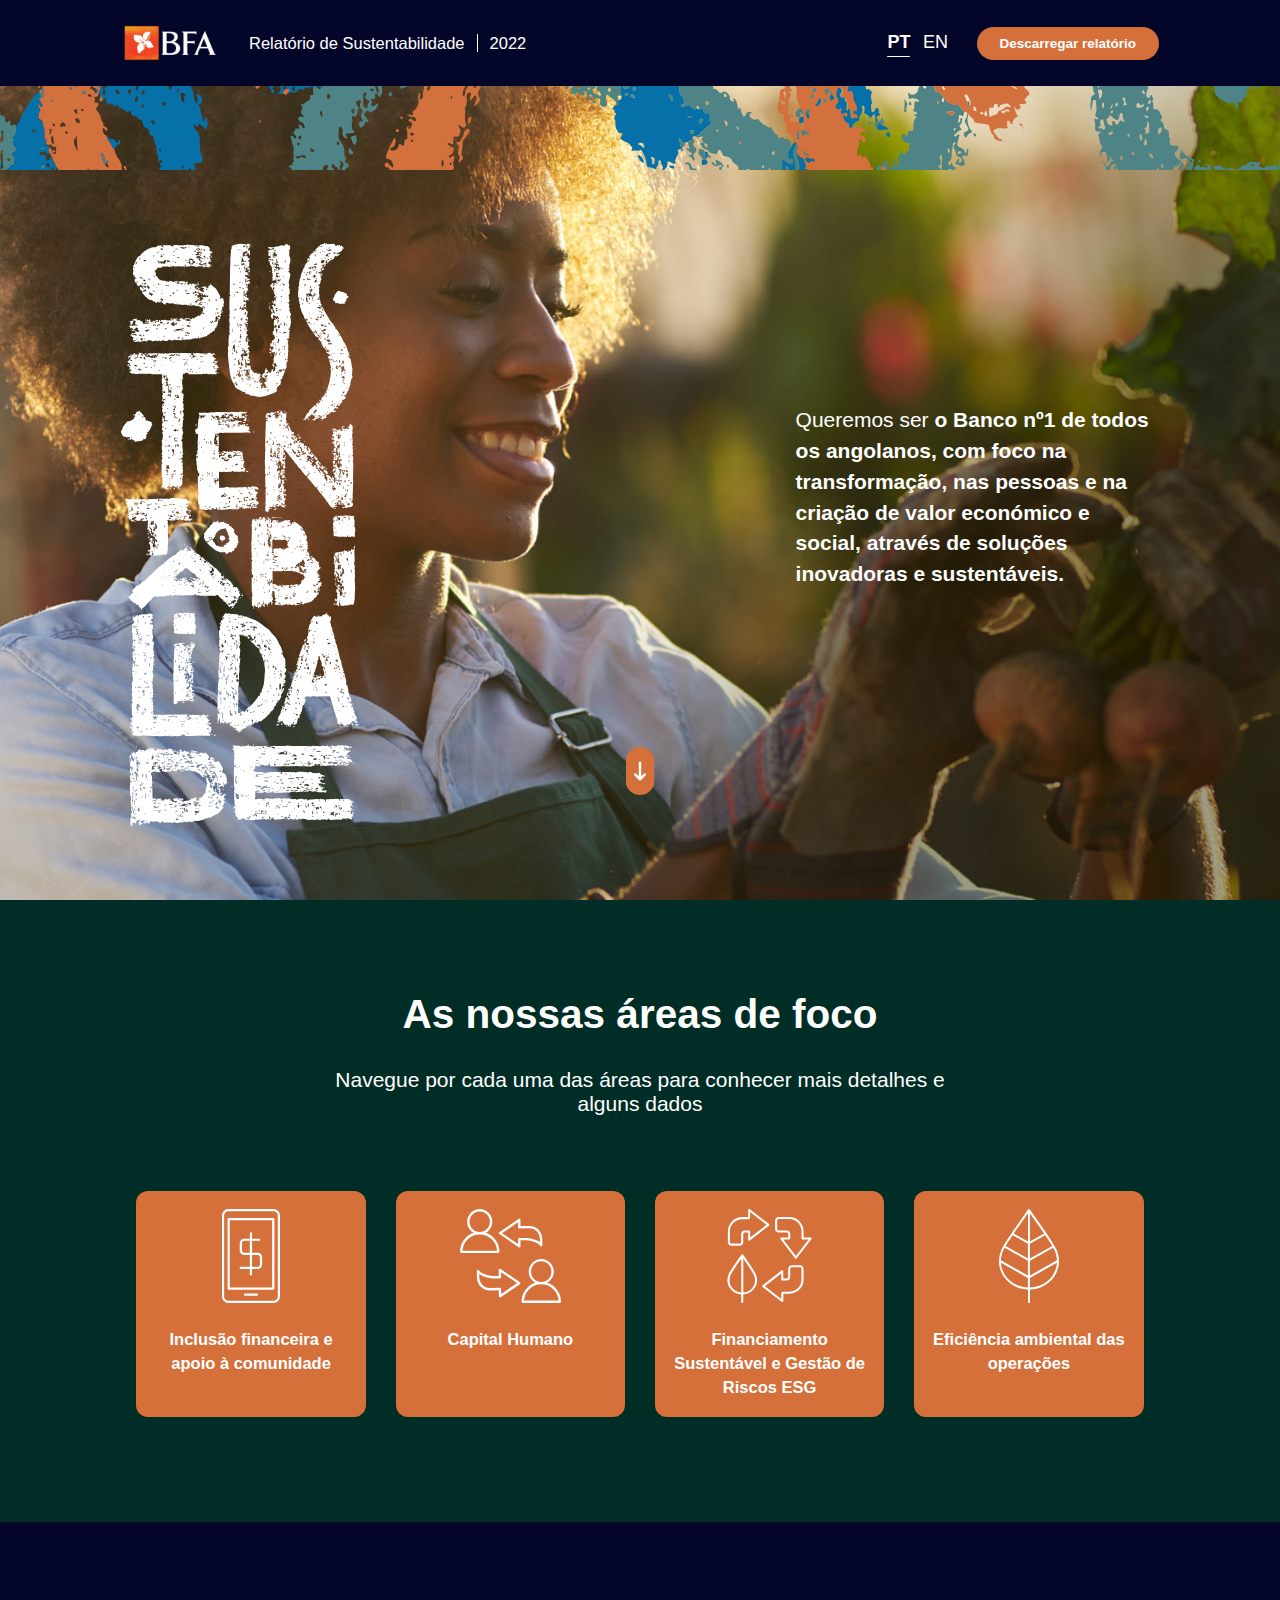
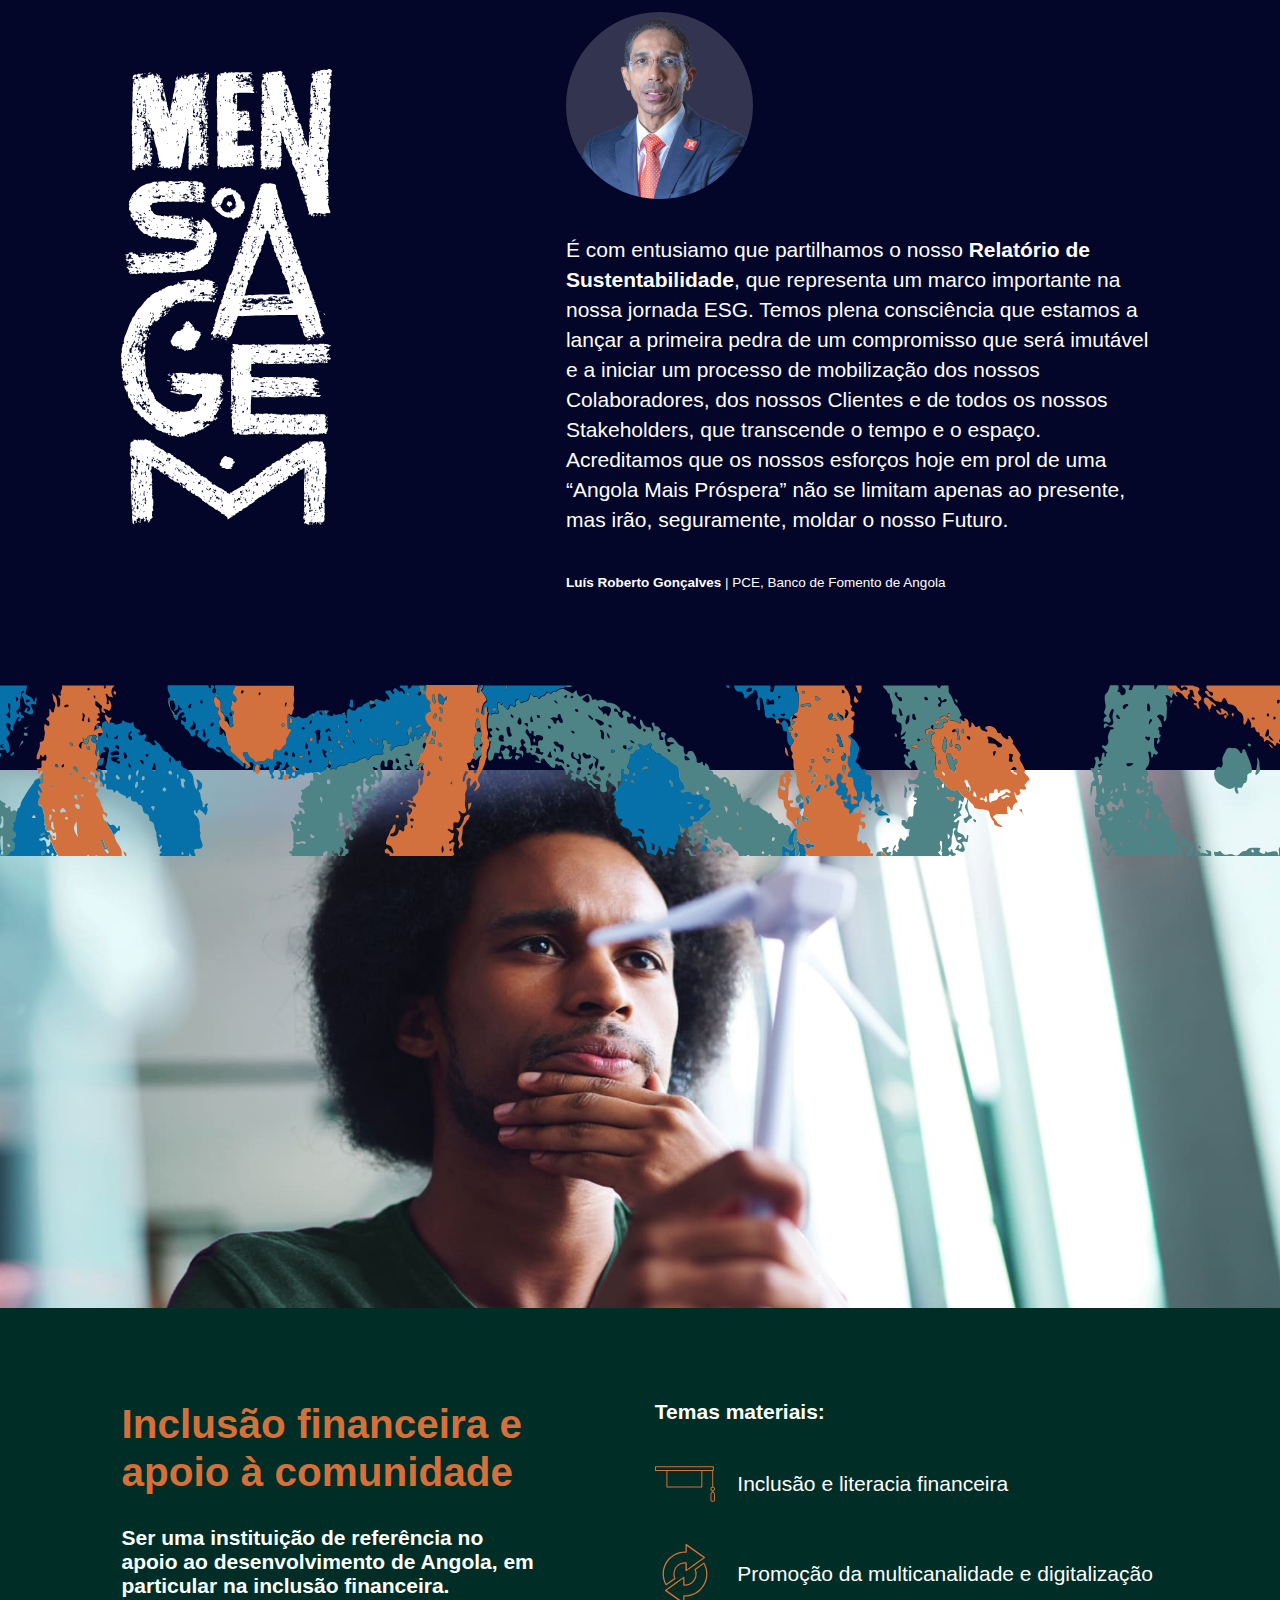
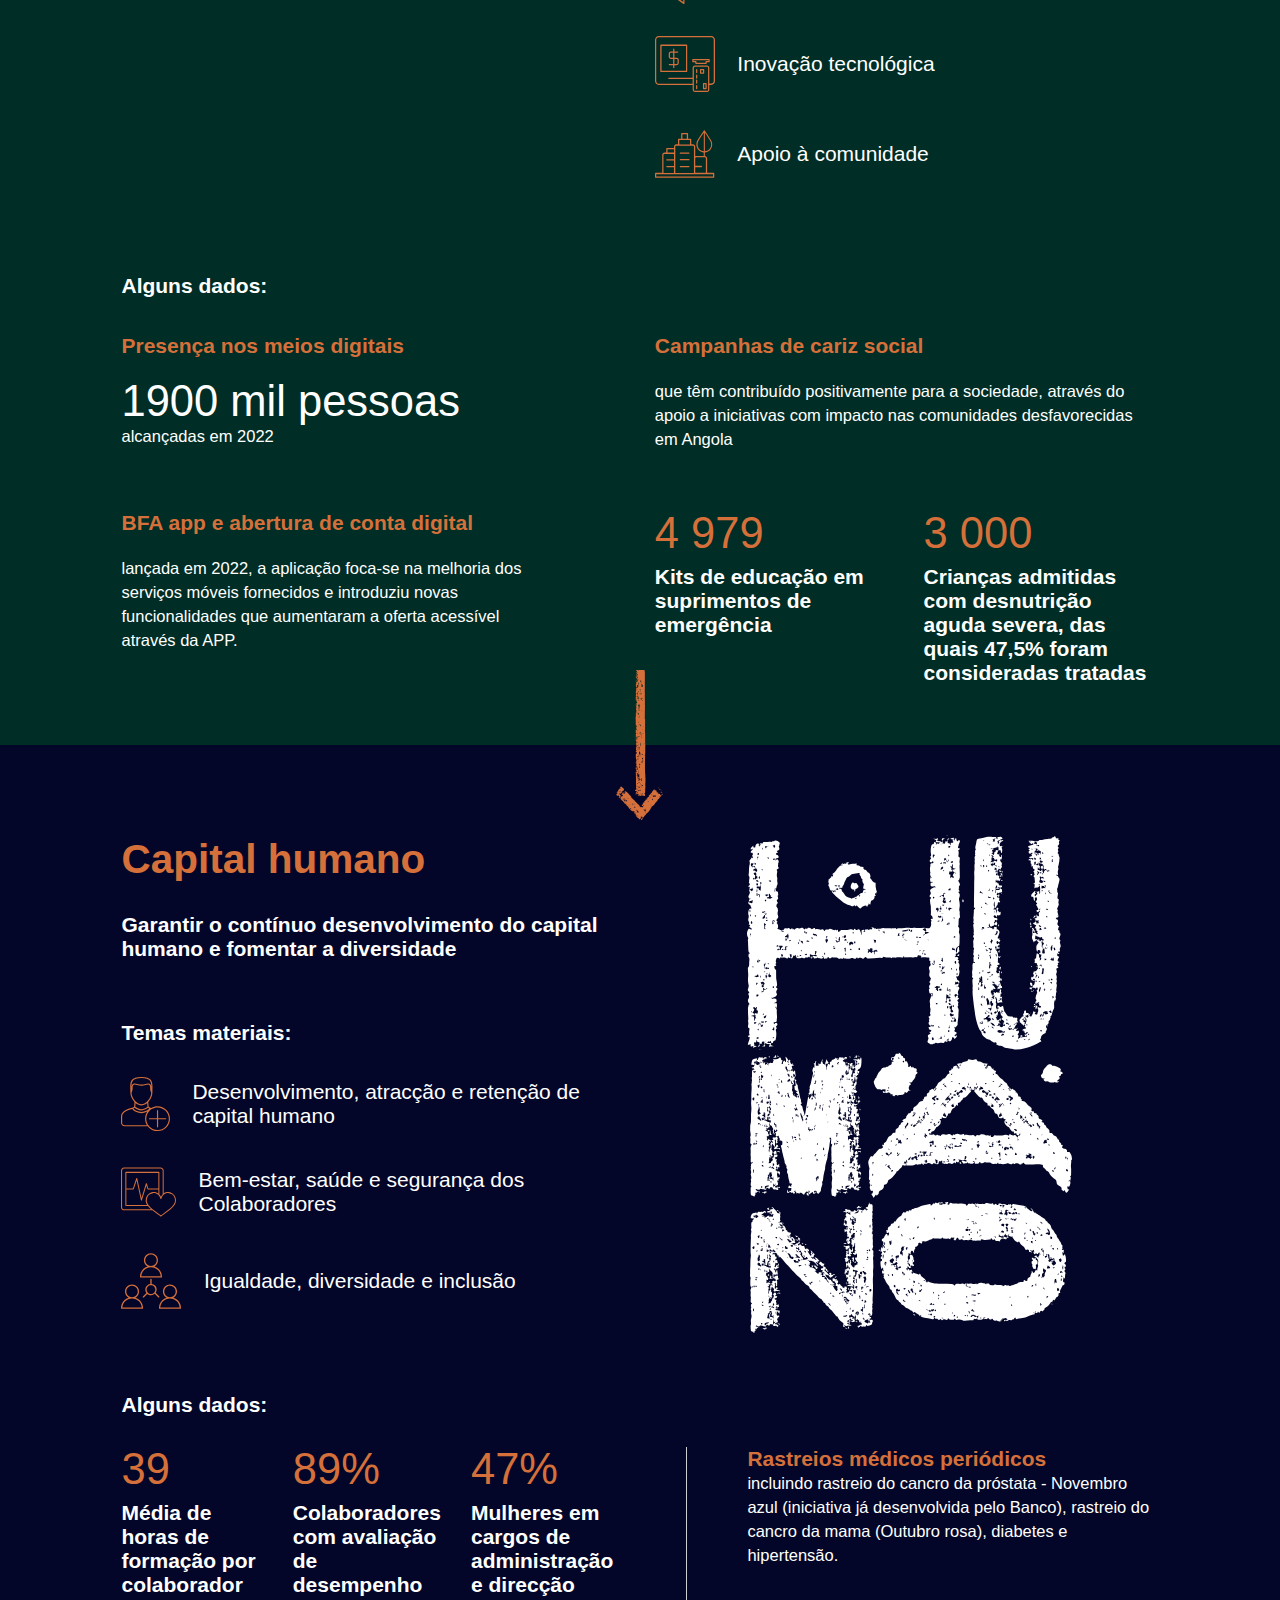
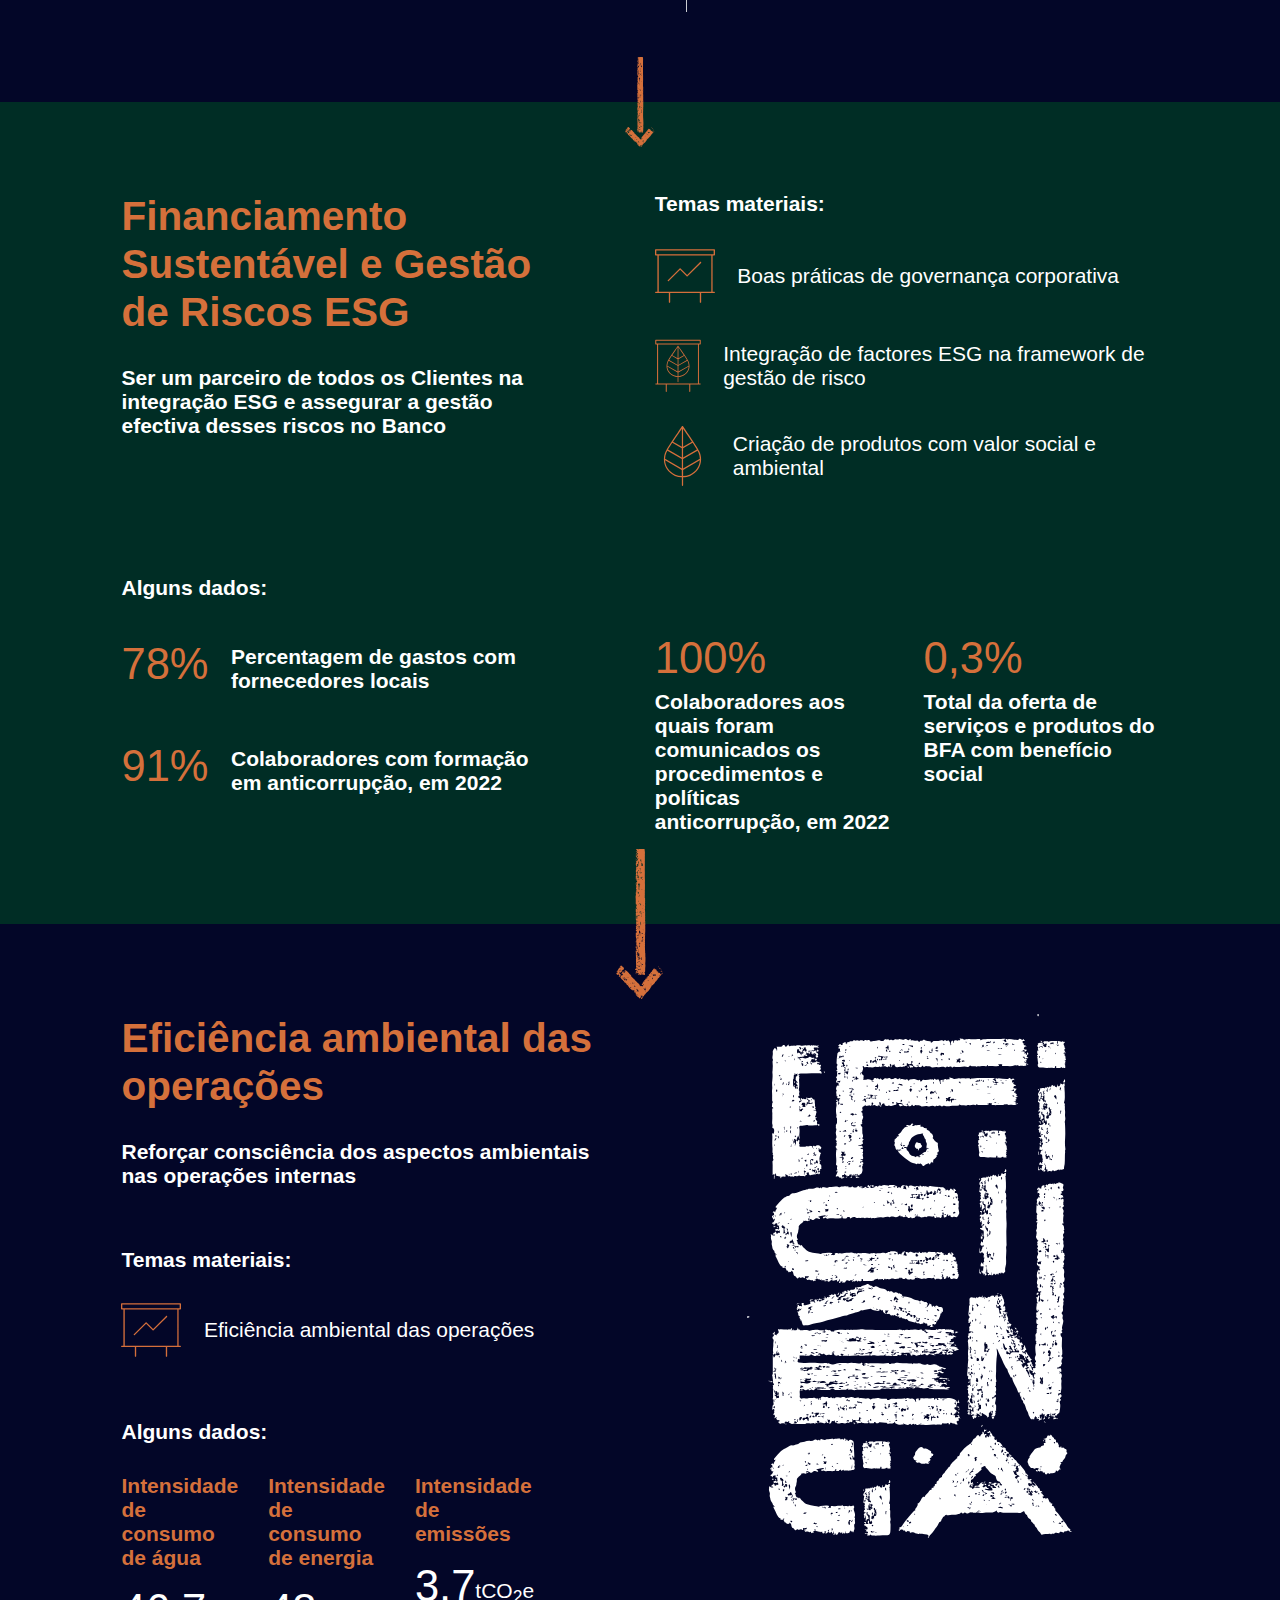
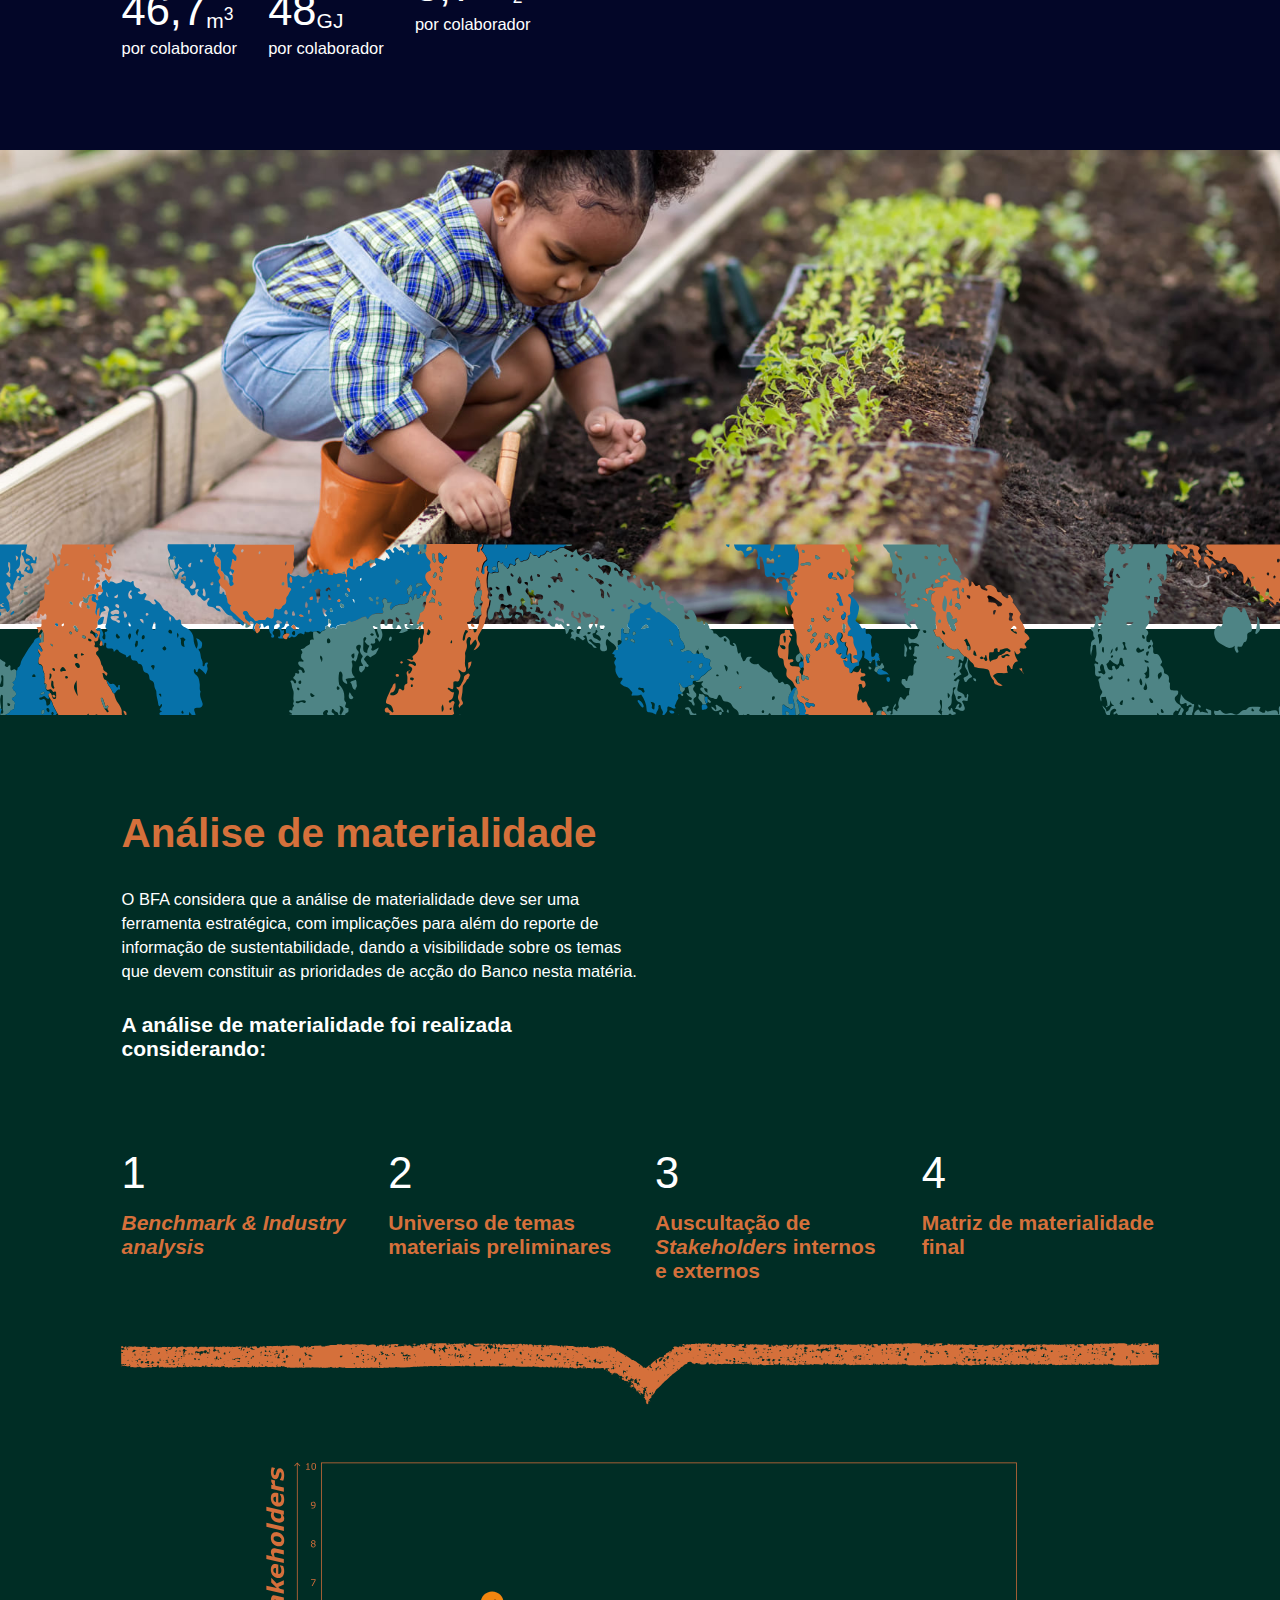
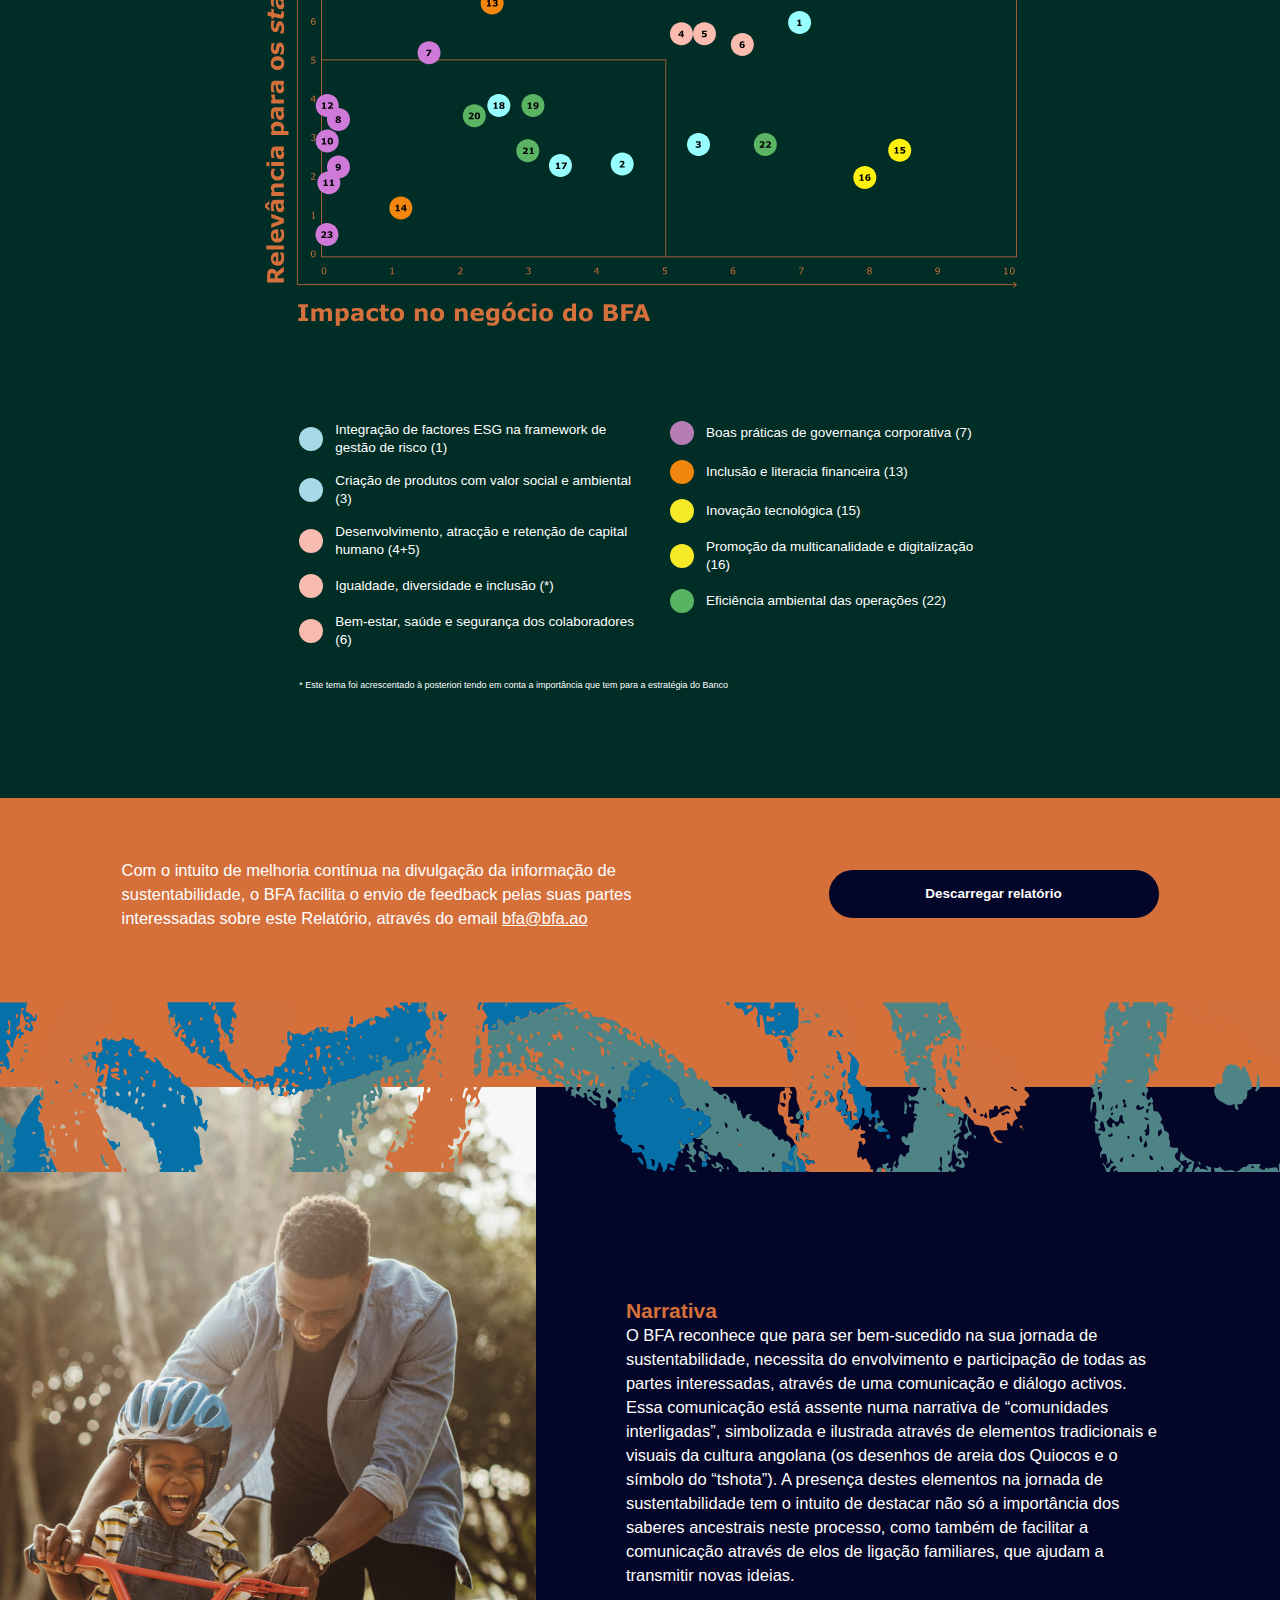
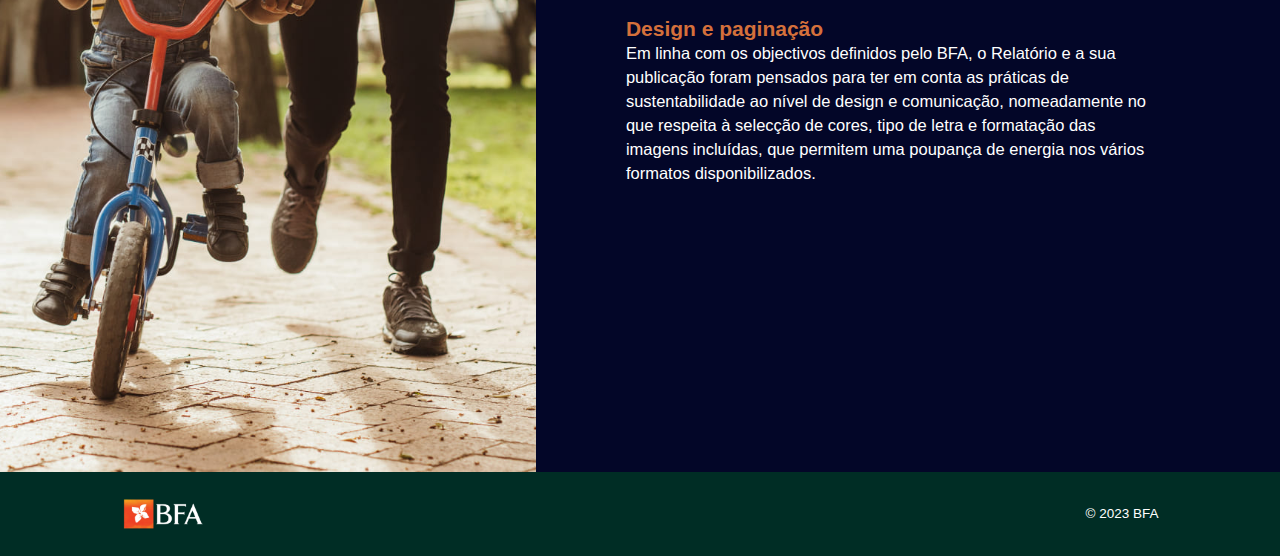
<file: index.html>
<!DOCTYPE html>
<html lang="pt">
  <head>
    <meta charset="UTF-8" />
    <meta http-equiv="X-UA-Compatible" content="IE=edge" />
    <meta name="viewport" content="width=device-width, initial-scale=1.0" />
    <link rel="stylesheet" href="css/style.css" />
    <link rel="shortcut icon" href="img/favicon.ico">
    <title>Relatório de Sustentabilidade 2022 | BFA</title>
    <meta name="title" content="Relatório de Sustentabilidade 2022 | BFA">
    <meta name="description" content="Este é o nosso compromisso para com a sociedade angolana: trabalhar no presente para um futuro mais sustentável. Consulte aqui o nosso Relatório de Sustentabilidade 2022.">
    <meta property="og:type" content="website">
    <meta property="og:title" content="Relatório de Sustentabilidade 2022 | BFA">
    <meta property="og:description" content="Este é o nosso compromisso para com a sociedade angolana: trabalhar no presente para um futuro mais sustentável. Consulte aqui o nosso Relatório de Sustentabilidade 2022.">
    <meta property="og:image" content="img/image-preview.png">
    <meta property="twitter:card" content="summary_large_image">
    <meta property="twitter:title" content="Relatório de Sustentabilidade 2022 | BFA">
    <meta property="twitter:description" content="Este é o nosso compromisso para com a sociedade angolana: trabalhar no presente para um futuro mais sustentável. Consulte aqui o nosso Relatório de Sustentabilidade 2022.">
    <meta property="twitter:image" content="img/image-preview.png">
  </head>
  <body class="stop-scrolling">

  <div id="menu-div" class="menu-open on-tablet">
    <div class="menu-open__container">
      <div class="menu-open-top">
        <div class="menu-links-mobile">
          <a class="topBar-link1">PT</a>
          <a class="topBar-link2" href="./en/index.html">EN</a>
        </div>
        <a
        href="javascript:void(0);"
        class="download-button"
        onclick="menuFunction()"
        >
        <img  id="close-phone" class="hamb-size" src="img/icon-cross.svg" alt="Close Icon">
        </a>
      </div>
      <img class="menu-lettering" src="img/lettering-sustentabilidade.svg" alt="Text - Sustentabilidade">
      <p class="menu-text">Descarregue o relatório para conhecer a informação de sustentabilidade associada ao desempenho do banco BFA, nas suas dimensões ESG (environmental, social and governance), decorrente das suas atividades em Angola.</p>
      <a class="topBar-button" href="assets/BFA_RelatóriodeSustentabilidade2022.pdf" target="_blank">Descarregar relatório</a>
      <div class="menu-graphicElement-box">
        <img class="menu-graphicElement" src="img/graphicElement.svg" alt="Graphic Element">
      </div>
    </div>
  </div>

  <nav class="top-bar-mobile on-tablet on-phone">
    <div class="top-bar-mobile__container">
      <div class="top-bar-mobile-left">
        <a href="https://www.bfa.ao/" class="class-logo">
        <img class="logo-mobile" src="img/logo-bfa.png" alt="BFA Logo">
      </a>
        <h3 class="title__text">Relatório de Sustentabilidade 2022</h3>
      </div>
      <a
      href="javascript:void(0);"
      class="download-button"
      onclick="menuFunction()"
      >
        <img id="hamb-phone" class="hamb-size" src="img/icon-hamburguer.svg" alt="hamburguernav icon" class="hamb">
      </a>
    </div>
  </nav>

<nav class="top-bar-desktop">
    <div class="wrapper">
        <div class="top-bar-left">
          <a href="https://www.bfa.ao/" class="class-logo">
            <img src="img/logo-bfa.png" alt="BFA Logo">
            </a>
            <p>Relatório de Sustentabilidade<span class="vertical-line"></span>2022</p>
        </div>
        <div class="top-bar-right">
            <a class="topBar-link1">PT</a>
            <a class="topBar-link2" href="./en/index.html">EN</a>
            <a class="topBar-button" href="assets/BFA_RelatóriodeSustentabilidade2022.pdf" target="_blank">Descarregar relatório</a>
        </div>
    </div>
  </nav>
    
  <section id="home" class="section_1 on-desktop ">
      <div class="section1-graphicElement-box">
        <img class="section1-graphicElement" src="img/graphicElement.svg" alt="Graphic Element">
      </div>
      <div class="section_1-content wrapper">
       <div class="section_1-left">
        <div class="section_1-lettering-box">
          <img class="section_1-lettering" src="img/lettering-sustentabilidade.svg" alt="Texto - Sustentabilidade">
        </div>
       </div>
       <div class="section_1-right">
        <p class="section_1-text">
          Queremos ser <b>o Banco nº1 de todos os angolanos, com foco na transformação, nas pessoas e na criação de valor económico e social, através de soluções inovadoras e sustentáveis.</b> 
        </p>
       </div>
      </div>
      <a
      href="#areas_de_foco"
      >
      <img class="section_1-arrow" src="img/icon-arrowDown.svg" alt="Seta para scroll">
      </a>
  </section>

  <section id="home_" class="section_1-mobile on-tablet on-phone">
    <div class="section1-graphicElement-box-mobile">
      <img class="section1-graphicElement" src="img/graphicElement.svg" alt="Graphic Element">
    </div>
    <div class="section_1-content-mobile wrapper">
      <div class="section_1-lettering-box-mobile">
        <img class="section_1-lettering" src="img/lettering-sustentabilidade.svg" alt="Texto - Sustentabilidade">
      </div>
     </div>
    <a
    class="on-tablet on-phone" href="#areas_de_foco_"
    >
    <img class="section_1-arrow" src="img/icon-arrowDown.svg" alt="Seta para scroll">
    </a>
  </section>

  <section class="section_1-1-mobile on-tablet on-phone">
    <div class="section_1-1-content-mobile wrapper">
      <p class="section_1-1-text text-regular-mobile text-white">
        Queremos ser <b>o Banco nº1 de todos os angolanos, com foco na transformação, nas pessoas e na criação de valor económico e social, através de soluções inovadoras e sustentáveis.</b> 
      </p>
     </div>
    <a class="on-tablet on-phone"
    href="#areas_de_foco_"
    >
    <img class="section_1-arrow" src="img/icon-arrowDown.svg" alt="Seta para scroll">
    </a>
  </section>

  <section id="areas_de_foco" class="section_2 on-desktop ">
    <div class="section_2-content wrapper">
      <h1 class="title text-white" >As nossas áreas de foco</h1>
      <p class="text-regular text-white section_2-subtext">Navegue por cada uma das áreas para conhecer mais detalhes 
        e alguns dados</p>
        <div class="section_2-areas">
          <a class="section_2-areas-element element-link" href="#inclusao_financeira">
            <div class="element-icon-box">
              <img class="element-icon" src="img/icon-phone.svg" alt="Icon - Telemóvel">
            </div>
            <p class="element-text">Inclusão financeira e apoio à comunidade</p>
          </a>
          <a class="section_2-areas-element element-link" href="#capital_humano">
            <div class="element-icon-box">
              <img class="element-icon" src="img/icon-humano.svg" alt="Icon - Telemóvel">
            </div>
            <p class="element-text">Capital Humano</p>
          </a>
          <a class="section_2-areas-element element-link" href="#financiamento_sustentavel">
            <div class="element-icon-box">
              <img class="element-icon" src="img/icon-financiamento.svg" alt="Icon - Telemóvel">
            </div>
            <p class="element-text">Financiamento Sustentável e Gestão de Riscos ESG</p>
          </a>
          <a class="section_2-areas-element element-link" href="#eficiencia_ambiental">
            <div class="element-icon-box">
              <img class="element-icon" src="img/icon-eficiencia.svg" alt="Icon - Telemóvel">
            </div>
            <p class="element-text">Eficiência ambiental das operações</p>
          </a>
        </div>
    </div>
  </section>
  
  <section id="areas_de_foco_" class="section_2-mobile on-tablet on-phone">
    <div class="section_2-content-mobile wrapper">
      <h1 class="title-mobile text-white" >As nossas áreas de foco</h1>
      <p class="text-regular-mobile text-white section_2-subtext-mobile">Navegue pelas áreas para mais detalhes e dados</p>
        <div class="section_2-areas-mobile">

          <a class="section_2-areas-element-mobile element-link" href="#inclusao_financeira_">
            <div class="element-icon-box-mobile">
              <img class="element-icon-mobile" src="img/icon-phone.svg" alt="Icon - Telemóvel">
            </div>
            <p class="element-text-mobile">Inclusão financeira e apoio à comunidade</p>
          </a>

          <a class="section_2-areas-element-mobile element-link" href="#capital_humano_">
            <div class="element-icon-box-mobile">
              <img class="element-icon-mobile" src="img/icon-humano.svg" alt="Icon - Telemóvel">
            </div>
            <p class="element-text-mobile">Capital Humano</p>
          </a>

          <a class="section_2-areas-element-mobile element-link" href="#financiamento_sustentavel_">
            <div class="element-icon-box-mobile">
              <img class="element-icon-mobile" src="img/icon-financiamento.svg" alt="Icon - Telemóvel">
            </div>
            <p class="element-text-mobile">Financiamento Sustentável e Gestão de Riscos ESG</p>
          </a>

          <a class="section_2-areas-element-mobile element-link" href="#eficiencia_ambiental_">
            <div class="element-icon-box-mobile">
              <img class="element-icon-mobile" src="img/icon-eficiencia.svg" alt="Icon - Telemóvel">
            </div>
            <p class="element-text-mobile">Eficiência ambiental das operações</p>
          </a>
        </div>
    </div>
  </section>

  <section id="mensagem" class="section_3 on-desktop ">
    <div class="section_3-content wrapper">
     <div class="section_3-left">
      <div class="section_3-lettering-box">
        <img class="section_3-lettering" src="img/lettering-mensagem.svg" alt="Texto - Mensagem">
      </div>
     </div>
     <div class="section_3-right">
      <div class="section_3-ball">
        <div class="section_3-ball-background"></div>
        <img class="section_3-ball-picture" src="img/image-ceo.png" alt="Luís Roberto Gonçalves - CEO">
    </div>
      <p class="section_3-text text-regular text-white">
        É com entusiamo que partilhamos o nosso <b>Relatório de Sustentabilidade</b>, que representa um marco importante na nossa jornada ESG. Temos plena consciência que estamos a lançar a primeira pedra de um compromisso que será imutável e a iniciar um processo de mobilização dos nossos Colaboradores, dos nossos Clientes e de todos os nossos Stakeholders, que transcende o tempo e o espaço. Acreditamos que os nossos esforços hoje em prol de uma “Angola Mais Próspera” não se limitam apenas ao presente, mas irão, seguramente, moldar o nosso Futuro.
      </p>
      <p class="section_3-caption text-white"><b>Luís Roberto Gonçalves</b> | PCE, Banco de Fomento de Angola</p>
     </div>
    </div>
  </section>

  <section id="mensagem_" class="section_3-mobile on-tablet on-phone">
    <div class="section_3-content-mobile wrapper">
     <div class="section_3-left-mobile">
      <div class="section_3-lettering-box">
        <img class="section_3-lettering" src="img/lettering-mensagem.svg" alt="Texto - Mensagem">
      </div>
     </div>
     <div class="section_3-right-mobile">
      <div class="section_3-ball-mobile">
        <div class="section_3-ball-background-mobile"></div>
        <img class="section_3-ball-picture-mobile" src="img/image-ceo.png" alt="Luís Roberto Gonçalves - CEO">
    </div>
    <p class="text-align-center text-regular-mobile section_3-name text-white"><b>Luís Roberto Gonçalves</b><br>PCE, Banco de Fomento de Angola</p>
     </div>
    </div>
    <div class="section_3-content2-mobile wrapper">
      <p class="text-regular-mobile text-white">
        É com entusiamo que partilhamos o nosso <b>Relatório de Sustentabilidade</b>, que representa um marco importante na nossa jornada ESG. Temos plena consciência que estamos a lançar a primeira pedra de um compromisso que será imutável e a iniciar um processo de mobilização dos nossos Colaboradores, dos nossos Clientes e de todos os nossos Stakeholders, que transcende o tempo e o espaço. Acreditamos que os nossos esforços hoje em prol de uma “Angola Mais Próspera” não se limitam apenas ao presente, mas irão, seguramente, moldar o nosso Futuro.
      </p>
      <p class="text-regular-mobile text-white">
        A sociedade angolana pode contar com o nosso compromisso e pro-actividade hoje, que acreditamos que nos torna num Banco mais preparado para o amanhã.
      </p>
    </div>
  </section>

  <div class="section4-graphicElement-box">
    <img class="section1-graphicElement" src="img/graphicElement.svg" alt="Graphic Element">
  </div>

  <section id="inclusao_financeira" class="section_4 on-desktop">
    <div class="section4-picture-box">
      <img class="section4-picture" src="img/image-boy.jpg" alt="Imagem de um rapaz">
    </div>
    <div id="04-content" class="section_4-content wrapper">
     <div class="section_4-left">
      <h1 class="section_4-title title text-orange">Inclusão financeira e apoio à comunidade</h1>
      <h3 class="section_4-subtitle text-regular white">Ser uma instituição de referência no apoio ao
        desenvolvimento de Angola, em particular na inclusão financeira.</h3>
     </div>
     <div class="section_4-right">
      <h3 class="section_4-subtitle text-regular white">Temas materiais:</h3>
      <div class="component-element">
        <div class="component-element-icon-box">
          <img class="component-element-icon" src="img/icon-literacia.svg" alt="Icon -Inclusão e literacia financeira">
        </div>
        <p class="text-regular white">Inclusão e literacia financeira</p>
      </div>
      <div class="component-element">
        <div class="component-element-icon-box">
          <img class="component-element-icon" src="img/icon-multicanalidade.svg" alt="Icon -Promoção da multicanalidade e digitalização">
        </div>
        <p class="text-regular white">Promoção da multicanalidade e digitalização</p>
      </div>
      <div class="component-element">
        <div class="component-element-icon-box">
          <img class="component-element-icon" src="img/icon-inovacao.svg" alt="Icon - Inovação tecnológica">
        </div>
        <p class="text-regular white">Inovação tecnológica</p>
      </div>
      <div class="component-element">
        <div class="component-element-icon-box">
          <img class="component-element-icon" src="img/icon-comunidade.svg" alt="Icon - Apoio à comunidade">
        </div>
        <p class="text-regular white">Apoio à comunidade </p>
      </div>
     </div>
    </div>
    <div class="section_4-content wrapper padding-0">
      <div class="section_4-left">
        <h3 class="section_4-subtitle text-regular white">Alguns dados:</h3>
        <div class="section_4-meios">
          <h2 class="subtitle text-orange section_4-meios-subtitle">Presença nos meios digitais</h2>
          <p class="text-regular-big">1900 mil pessoas</p>
          <p class="text-regular-small">alcançadas em 2022</p>
        </div>
      </div>
      <div class="section_4-right">
        <div class="section_4-campanhas">
          <h2 class="subtitle text-orange section_4-meios-subtitle">Campanhas de cariz social</h2>
          <p class="text-regular-small">que têm contribuído positivamente para a sociedade, através do apoio a iniciativas com impacto nas comunidades desfavorecidas em Angola</p>
        </div>
      </div>
    </div>

    <div class="section_4-content wrapper padding-80">
      <div class="section_4-left">
        <div class="">
          <h2 class="subtitle text-orange section_4-meios-subtitle">BFA app e abertura de conta digital </h2>
          <p class="text-regular-small">lançada em 2022, a aplicação foca-se na melhoria dos serviços móveis fornecidos e introduziu novas funcionalidades que aumentaram a oferta acessível através da APP.</p>
        </div>
      </div>
      <div class="section_4-right">
        <div class="section_4-educacao">
          <div class="section_4-kits">
            <p class="text-regular-big text-orange">4 979</p>
            <p class="text-regular-small-bold white margin-top-12">Kits de educação em suprimentos de emergência</p>
          </div>
          <div class="section_4-kits">
            <p class="text-regular-big text-orange">3 000</p>
            <p class="text-regular-small-bold white margin-top-12">Crianças admitidas com desnutrição aguda severa, das quais 47,5% foram consideradas tratadas</p>
          </div>
        </div>
      </div>
    </div>
  </section>

  <section id="inclusao_financeira_" class="section_4-mobile on-tablet on-phone">
    <div class="section4-picture-box-mobile">
      <img class="section4-picture-mobile" src="img/image-boy-mobile.jpg" alt="Imagem de um rapaz">
    </div>
    <div class="section_4-content-mobile wrapper">
      <h1 class="section_4-title title-mobile text-orange">Inclusão financeira e apoio à comunidade</h1>
      <h3 class="text-regular-mobile white">Ser uma instituição de referência no apoio ao desenvolvimento de Angola, em particular na inclusão financeira.</h3>

      <div class="section_4-themes-mobile">
        <h3 class="section_4-subtitle text-regular-mobile white">Temas materiais:</h3>
        <div class="component-element">
          <div class="component-element-icon-box">
            <img class="component-element-icon" src="img/icon-literacia.svg" alt="Icon -Inclusão e literacia financeira">
          </div>
          <p class="text-regular-mobile white">Inclusão e literacia financeira</p>
        </div>
        <div class="component-element">
          <div class="component-element-icon-box">
            <img class="component-element-icon" src="img/icon-multicanalidade.svg" alt="Icon - Promoção da multicanalidade e digitalização">
          </div>
          <p class="text-regular-mobile white">Promoção da multicanalidade e digitalização</p>
        </div>
        <div class="component-element">
          <div class="component-element-icon-box">
            <img class="component-element-icon" src="img/icon-inovacao.svg" alt="Icon - Inovação tecnológica">
          </div>
          <p class="text-regular-mobile white">Inovação tecnológica</p>
        </div>
        <div class="component-element">
          <div class="component-element-icon-box">
            <img class="component-element-icon" src="img/icon-comunidade.svg" alt="Icon - Apoio à comunidade">
          </div>
          <p class="text-regular-mobile white">Apoio à comunidade </p>
        </div>
       </div>

       <div class="section_4-data-mobile">
        <h3 class="section_4-subtitle text-regular-mobile white margin-top-12">Alguns dados:</h3>
        <div class="element-data-mobile">
          <h3 class="text-regular--bold-mobile text-orange margin-0">Presença nos meios digitais</h3>
          <p class="title-regular-mobile text-white margin-0">1900 mil pessoas</p>
          <p class="text-regular-small-mobile text-white">alcançadas em 2022</p>
        </div>
        <div class="element-data-mobile">
          <h3 class="text-regular--bold-mobile text-orange margin-0">Campanhas de cariz social</h3>
          <p class="text-regular-small-mobile text-white">que têm contribuído positivamente para a sociedade,
            através do apoio a iniciativas com impacto nas comunidades desfavorecidas em Angola</p>
        </div>
        <div class="element-data-mobile">
          <h3 class="text-regular--bold-mobile text-orange margin-0">BFA app e abertura de conta digital </h3>
          <p class="text-regular-small-mobile text-white">lançada em 2022, a aplicação foca-se 
            na melhoria dos serviços móveis fornecidos 
            e introduziu novas funcionalidades que 
            aumentaram a oferta acessível através 
            da APP</p>
        </div>
        <div class="element-data-mobile">
          <h3 class="title-regular-mobile text-orange margin-0">4 979</h3>
          <p class="text-regular-small-mobile text-white">Kits de educação em suprimentos de emergência</p>
        </div>
        <div class="element-data-mobile">
          <h3 class="title-regular-mobile text-orange margin-0">3 000</h3>
          <p class="text-regular-small-mobile text-white">Crianças admitidas com desnutrição aguda severa, das quais 47,5% foram consideradas tratadas</p>
        </div>

       </div>

    </div>
  </section>

  <div class="section5-graphicElement-box on-desktop">
    <img class="section5-graphicElement" src="img/element-arrow.svg" alt="Graphic Element">
  </div>

  <section id="capital_humano" class="section_5 on-desktop">
    <div class="section_5-content wrapper">
     <div class="section_5-left">
      <h1 class="section_4-title title text-orange">Capital humano</h1>
      <h3 class="section_4-subtitle text-regular white">Garantir o contínuo desenvolvimento do capital humano 
        e fomentar a diversidade</h3>
        <div class="section_5-themes">
        <h3 class="section_4-subtitle text-regular white">Temas materiais:</h3>
        <div class="component-element">
          <div class="component-element-icon-box">
            <img class="component-element-icon" src="img/icon-capitalHumano.svg" alt="Icon -Desenvolvimento, atracção e retenção de capital humano">
          </div>
          <p class="text-regular white">Desenvolvimento, atracção e retenção de capital humano</p>
        </div>
        <div class="component-element">
          <div class="component-element-icon-box">
            <img class="component-element-icon" src="img/icon-bemEstar.svg" alt="Icon - Bem-estar, saúde e segurança dos Colaboradores">
          </div>
          <p class="text-regular white">Bem-estar, saúde e segurança dos Colaboradores</p>
        </div>
        <div class="component-element">
          <div class="component-element-icon-box">
            <img class="component-element-icon" src="img/icon-diversidade.svg" alt="Icon - Igualdade, diversidade e inclusão">
          </div>
          <p class="text-regular white">Igualdade, diversidade e inclusão</p>
        </div>
      </div>
     </div>
     <div class="section_5-right">
      <div class="section_5-lettering-box">
        <img class="section_5-lettering" src="img/lettering-humano.svg" alt="Texto - Mensagem">
      </div>
     </div>
    </div>
    <div class="section_5-content2 wrapper">
      <h3 class="section_4-subtitle text-regular white">Alguns dados:</h3>

      <div class="section_5-content2-line2">
        <div class="section_5_content2-first">
          <div class="section_5-kits">
            <p class="text-regular-big text-orange">39</p>
            <p class="text-regular-small-bold white margin-top-12">Média de horas de formação por colaborador</p>
          </div>
          <div class="section_5-kits">
            <p class="text-regular-big text-orange">89%</p>
            <p class="text-regular-small-bold white margin-top-12">Colaboradores com avaliação de desempenho</p>
          </div>
          <div class="section_5-kits">
            <p class="text-regular-big text-orange">47%</p>
            <p class="text-regular-small-bold white margin-top-12">Mulheres em cargos de administração e
              direcção</p>
          </div>
        </div>
          <img class="section_5-line" src="img/element-line.svg" alt="Line">
        <div class="section_5_content2-third">
          <h3 class="text-regular-small-bold text-orange">Rastreios médicos periódicos </h3>
          <p class="text-regular-small">incluindo rastreio do cancro da próstata - Novembro azul (iniciativa já desenvolvida pelo Banco), rastreio do cancro da mama (Outubro rosa), diabetes e hipertensão.</p>
          </div>
      </div>
    </div>
  </section>


  <div class="section4-graphicElement-box on-tablet on-phone">
    <img class="section1-graphicElement" src="img/graphicElement.svg" alt="Graphic Element">
  </div>

  <section id="capital_humano_" class="section_5-mobile on-tablet on-phone">
    <div class="section5-picture-box-mobile">
      <img class="section5-picture-mobile" src="img/image-family.jpg" alt="Imagem de uma família">
    </div>
    <div class="section_4-content-mobile wrapper">
      <h1 class="section_4-title title-mobile text-orange">Capital Humano</h1>
      <h3 class="text-regular-mobile white">Garantir o contínuo desenvolvimento do capital humano e fomentar a diversidade</h3>
      <div class="section_4-themes-mobile">
        <h3 class="section_4-subtitle text-regular-mobile white">Temas materiais:</h3>
        <div class="component-element">
          <div class="component-element-icon-box">
            <img class="component-element-icon" src="img/icon-capitalHumano.svg" alt="Icon - Desenvolvimento, atracção e retenção de capital humano">
          </div>
          <p class="text-regular-mobile white">Desenvolvimento, atracção e retenção de capital humano</p>
        </div>
        <div class="component-element">
          <div class="component-element-icon-box">
            <img class="component-element-icon" src="img/icon-bemEstar.svg" alt="Icon - Bem-estar, saúde e segurança dos Colaboradores">
          </div>
          <p class="text-regular-mobile white">Bem-estar, saúde e segurança dos Colaboradores</p>
        </div>
        <div class="component-element">
          <div class="component-element-icon-box">
            <img class="component-element-icon" src="img/icon-diversidade.svg" alt="Icon - Igualdade, diversidade e inclusão">
          </div>
          <p class="text-regular-mobile white">Igualdade, diversidade e inclusão</p>
        </div>
       </div>
       <div class="section_4-data-mobile">
        <h3 class="section_4-subtitle text-regular-mobile white margin-top-12">Alguns dados:</h3>
        <div class="element-data-mobile">
          <h3 class="title-regular-mobile text-orange margin-0">39</h3>
          <p class="text-regular-small-mobile text-white">Média de horas de formação por colaborador</p>
        </div>
        <div class="element-data-mobile">
          <h3 class="title-regular-mobile text-orange margin-0">91%</h3>
          <p class="text-regular-small-mobile text-white">Colaboradores com formação em anticorrupção, em 2022</p>
        </div>
        <div class="element-data-mobile">
          <h3 class="title-regular-mobile text-orange margin-0">47%</h3>
          <p class="text-regular-small-mobile text-white">Mulheres em cargos de administração e direcção</p>
        </div>
        <div class="element-data-mobile">
          <h3 class="text-regular--bold-mobile text-orange margin-0">Rastreios médicos periódicos</h3>
          <p class="text-regular-small-mobile text-white">incluindo rastreio do cancro da próstata - Novembro azul (iniciativa já desenvolvida pelo Banco), rastreio do cancro da mama (Outubro rosa), diabetes e hipertensão</p>
        </div>
       </div>
    </div>
    <div class="section_5-mobile-last-box">
      <div class="section_5-mobile-last-box-picture">
        <img class="section_5-mobile-last-picture" src="img/image-men-mobile.jpg" alt="Icon - Igualdade, diversidade e inclusão">
      </div>
      <div class="section_5-mobile-last-box-lettering">
        <img class="section_5-mobile-last-lettering" src="img/lettering-humano.svg" alt="Icon - Igualdade, diversidade e inclusão">
      </div>
    </div>
  </section>

  <div class="section6-graphicElement-box on-desktop">
    <img class="section5-graphicElement" src="img/element-arrow.svg" alt="Graphic Element">
  </div>

  <section id="financiamento_sustentavel" class="section_4 on-desktop">
    <div id="04-content" class="section_4-content wrapper">
     <div class="section_4-left">
      <h1 class="section_4-title title text-orange">Financiamento
        Sustentável e Gestão de Riscos ESG</h1>
      <h3 class="section_4-subtitle text-regular white">Ser um parceiro de todos os Clientes na integração ESG e assegurar a gestão efectiva desses riscos no Banco</h3>
     </div>
     <div class="section_4-right">
      <h3 class="section_4-subtitle text-regular white">Temas materiais:</h3>
      <div class="component-element">
        <div class="component-element-icon-box">
          <img class="component-element-icon" src="img/icon-governanciaCorporativa.svg" alt="Icon -Inclusão e literacia financeira">
        </div>
        <p class="text-regular white">Boas práticas de governança corporativa</p>
      </div>
      <div class="component-element">
        <div class="component-element-icon-box">
          <img class="component-element-icon" src="img/icon-factoresESG.svg" alt="Icon -Promoção da multicanalidade e digitalização">
        </div>
        <p class="text-regular white">Integração de factores ESG na framework de gestão de risco</p>
      </div>
      <div class="component-element">
        <div class="component-element-icon-box">
          <img class="component-element-icon" src="img/icon-eficiencia-orange.svg" alt="Icon - Inovação tecnológica">
        </div>
        <p class="text-regular white">Criação de produtos com valor social e ambiental</p>
      </div>
     </div>
    </div>

    <div id="04-content" class="wrapper-column ">
      <h3 class="section_4-subtitle text-regular white">Alguns dados:</h3>
    </div>
      <div class="section_6-content wrapper">
      <div class="section_4-left">
      <div class="section_6_percentages">
        <div class="section_6_percentages-percentage">
          <h3 class="text-regular-big text-orange">78%</h3>
          <p class="text-regular-small-bold white margin-top-12">Percentagem de gastos com fornecedores locais</p>
        </div>
        <div class="section_6_percentages-percentage">
          <h3 class="text-regular-big text-orange">91%</h3>
          <p class="text-regular-small-bold white margin-top-12">Colaboradores com formação em anticorrupção, em 2022</p>
        </div>
      </div>
      </div>
      <div class="section_4-right">
        <div class="section_4-educacao">
          <div class="section_4-kits">
            <p class="text-regular-big text-orange">100%</p>
            <p class="text-regular-small-bold white margin-top-12">Colaboradores aos quais foram comunicados os procedimentos e políticas anticorrupção, em 2022</p>
          </div>
          <div class="section_4-kits">
            <p class="text-regular-big text-orange">0,3%</p>
            <p class="text-regular-small-bold white margin-top-12">Total da oferta de serviços e produtos do BFA com benefício social</p>
          </div>
        </div>
      </div>
    </div>
  </section>

  <div class="section4-graphicElement-box on-tablet on-phone">
    <img class="section1-graphicElement" src="img/graphicElement.svg" alt="Graphic Element">
  </div>

  <section id="financiamento_sustentavel_" class="section_6-mobile on-tablet on-phone">
    <div class="section_4-content-mobile wrapper">
      <h1 class="section_4-title title-mobile text-orange">Financiamento Sustentável e Gestão de Riscos ESG</h1>
      <h3 class="text-regular-mobile white">Ser um parceiro de todos os Clientes na integração ESG e assegurar a gestão efectiva desses riscos no Banco</h3>
      <div class="section_4-themes-mobile">
        <h3 class="section_4-subtitle text-regular-mobile white">Temas materiais:</h3>
        <div class="component-element">
          <div class="component-element-icon-box">
            <img class="component-element-icon" src="img/icon-governanciaCorporativa.svg" alt="Icon - Desenvolvimento, atracção e retenção de capital humano">
          </div>
          <p class="text-regular-mobile white">Boas práticas de governança corporativa</p>
        </div>
        <div class="component-element">
          <div class="component-element-icon-box">
            <img class="component-element-icon" src="img/icon-bemEstar.svg" alt="Icon - Bem-estar, saúde e segurança dos Colaboradores">
          </div>
          <p class="text-regular-mobile white">Integração de factores ESG na framework de gestão de risco</p>
        </div>
        <div class="component-element">
          <div class="component-element-icon-box">
            <img class="component-element-icon" src="img/icon-eficiencia-orange.svg" alt="Icon - Igualdade, diversidade e inclusão">
          </div>
          <p class="text-regular-mobile white">Criação de produtos com valor social e ambiental</p>
        </div>
       </div>
       <div class="section_4-data-mobile">
        <h3 class="section_4-subtitle text-regular-mobile white margin-top-12">Alguns dados:</h3>
        <div class="element-data-mobile">
          <h3 class="title-regular-mobile text-orange margin-0">78%</h3>
          <p class="text-regular-small-mobile text-white">Percentagem de gastos com fornecedores locais</p>
        </div>
        <div class="element-data-mobile">
          <h3 class="title-regular-mobile text-orange margin-0">89%</h3>
          <p class="text-regular-small-mobile text-white">Colaboradores com formação em anticorrupção, em 2022</p>
        </div>
        <div class="element-data-mobile">
          <h3 class="title-regular-mobile text-orange margin-0">100%</h3>
          <p class="text-regular-small-mobile text-white">Colaboradores aos quais foram comunicados os procedimentos e políticas anticorrupção, em 2022</p>
        </div>
        <div class="element-data-mobile">
          <h3 class="title-regular-mobile text-orange margin-0">0,3%</h3>
          <p class="text-regular-small-mobile text-white">Total da oferta de serviços e produtos do BFA com benefício social</p>
        </div>
       </div>
    </div>
  </section>

  <div class="section5-graphicElement-box on-desktop">
    <img class="section5-graphicElement" src="img/element-arrow.svg" alt="Graphic Element">
  </div>

  <section id="eficiencia_ambiental" class="section_5 on-desktop">
    <div class="section_5-content wrapper">
     <div class="section_5-left">
      <h1 class="section_4-title title text-orange">Eficiência ambiental das operações</h1>
      <h3 class="section_4-subtitle text-regular white">Reforçar consciência dos aspectos ambientais nas operações internas</h3>
        <div class="section_5-themes">
        <h3 class="section_4-subtitle text-regular white">Temas materiais:</h3>
        <div class="component-element">
          <div class="component-element-icon-box">
            <img class="component-element-icon" src="img/icon-governanciaCorporativa.svg" alt="Icon -Desenvolvimento, atracção e retenção de capital humano">
          </div>
          <p class="text-regular white">Eficiência ambiental das operações</p>
        </div>
      </div>
      <div class="section_7-themes">
        <h3 class="section_4-subtitle text-regular white">Alguns dados:</h3>

        <div class="section_5-content2-line2"> 
          <div class="section_5_content2-first">
            <div class="section_7-data-element">
              <h3 class="subtitle text-orange">Intensidade de consumo de água</h3>
              <div class="section_7-data-element-bigNumber text-white">
                <p class="text-regular-big">46,7</p>
                <p class="text-regular">m<sup>3</sup></p>
              </div>
              <p class="text-regular-small text-white">por colaborador</p>
            </div>

            <div class="section_7-data-element">
              <h3 class="subtitle text-orange">Intensidade de consumo de energia</h3>
              <div class="section_7-data-element-bigNumber text-white">
                <p class="text-regular-big">48</p>
                <p class="text-regular">GJ</p>
              </div>
              <p class="text-regular-small text-white">por colaborador</p>
            </div>

            <div class="section_7-data-element">
              <h3 class="subtitle text-orange">Intensidade de emissões</h3>
              <div class="section_7-data-element-bigNumber text-white">
                <p class="text-regular-big">3,7</p>
                <p class="text-regular">tCO<sub>2</sub>e</p>
              </div>
              <p class="text-regular-small text-white">por colaborador</p>
            </div>

          </div>
        </div>
      </div>
     </div>
     <div class="section_5-right">
      <div class="section_5-lettering-box">
        <img class="section_5-lettering" src="img/lettering-eficiencia.svg" alt="Texto - Mensagem">
      </div>
     </div>
    </div>
  </section>

  <section id="eficiencia_ambiental_" class="section_5-mobile on-tablet on-phone">
    <div class="section_4-content-mobile wrapper">
      <h1 class="section_4-title title-mobile text-orange">Eficiência ambiental das operações</h1>
      <h3 class="text-regular-mobile white">Reforçar consciência dos aspectos ambientais nas operações internas</h3>
      <div class="section_4-themes-mobile">
        <h3 class="section_4-subtitle text-regular-mobile white">Temas materiais:</h3>
        <div class="component-element">
          <div class="component-element-icon-box">
            <img class="component-element-icon" src="img/icon-governanciaCorporativa.svg" alt="Icon - Desenvolvimento, atracção e retenção de capital humano">
          </div>
          <p class="text-regular-mobile white">Eficiência ambiental das operações</p>
        </div>
       </div>
       <div class="section_4-data-mobile">
        <h3 class="section_4-subtitle text-regular-mobile white margin-top-12">Alguns dados:</h3>
        <div class="element-data-mobile">
          <h3 class="text-regular--bold-mobile text-orange margin-0">Intensidade de consumo de água</h3>
          <p class="text-regular-small-mobile text-white">46,7 m<sup>3</sup> por colaborador</p>
        </div>
        <div class="element-data-mobile">
          <h3 class="text-regular--bold-mobile text-orange margin-0">Intensidade energética</h3>
          <p class="text-regular-small-mobile text-white">48 GJ por colaborador</p>
        </div>
        <div class="element-data-mobile">
          <h3 class="text-regular--bold-mobile text-orange margin-0">Intensidade de emissões</h3>
          <p class="text-regular-small-mobile text-white">3,7 tCO<sub>2</sub>e por colaborador</p>
        </div>
       </div>
    </div>
    <div class="section_5-mobile-last-box">
      <div class="section_7-mobile-last-box-lettering">
        <img class="section_5-mobile-last-lettering" src="img/lettering-eficiencia.svg" alt="Icon - Igualdade, diversidade e inclusão">
      </div>
      <div class="section_5-mobile-last-box-picture">
        <img class="section_5-mobile-last-picture" src="img/image-girl-mobile.jpg" alt="Icon - Igualdade, diversidade e inclusão">
      </div>
    </div>
  </section>

  <div class="section8-picture-box on-desktop">
    <img class="section8-picture" src="img/image-girl.jpg" alt="Imagem de um rapaz">
  </div>


  <div class="section4-graphicElement-box on-desktop">
    <img class="section1-graphicElement" src="img/graphicElement.svg" alt="Graphic Element">
  </div>

  <section id="analise_de_materialidade" class="section_8 on-desktop">
    <div id="04-content" class="section_4-content wrapper">
     <div class="section_8-left">
      <h1 class="section_4-title title text-orange">Análise de materialidade </h1>
      <p class="text-regular-small text-white">O BFA considera que a análise de materialidade deve ser uma ferramenta estratégica, com implicações para além do reporte de informação de sustentabilidade, dando a visibilidade sobre os temas que devem constituir as prioridades de acção do Banco nesta matéria.</p>
      <p class="text-regular-small-bold text-white margin-top-40">A análise de materialidade foi realizada considerando:</p>
     </div>
    </div>
    <div class="section_8-matrix-content-box wrapper">
      <div class="section_8-matrix-content-number">
        <p class="text-regular-big text-white">1</p>
        <p class="subtitle text-orange margin-top-2"><i>Benchmark & Industry analysis</i></p>
      </div>
      <div class="section_8-matrix-content-number">
        <p class="text-regular-big text-white">2</p>
        <p class="subtitle text-orange margin-top-2">Universo de temas materiais preliminares</p>
      </div>
      <div class="section_8-matrix-content-number">
        <p class="text-regular-big text-white">3</p>
        <p class="subtitle text-orange margin-top-2">Auscultação de <i>Stakeholders</i> internos e externos</p>
      </div>
      <div class="section_8-matrix-content-number">
        <p class="text-regular-big text-white">4</p>
        <p class="subtitle text-orange margin-top-2">Matriz de materialidade ﬁnal</p>
      </div>
    </div>
    <div class="wrapper">
    <div class="section_8-matrix-graphicElement-box">
      <img src="img/element-matrix-arrow.svg" alt="Graphic Element" class="section_8-matrix-graphicElement-picture">
      <img src="img/image-matrix.svg" alt="Matriz" class="section_8-matrix-graphicElement-matrix">

      <div class="section_8-matrix-text-box">
        <div class="section_8-matrix-text-box-column">
          <div class="section_8-matrix-text-legend">
            <div class="legend-ball legend-light-blue"></div>
            <p class="text-legend text-white">Integração de factores ESG na framework de gestão de risco (1)</p>
          </div>
          <div class="section_8-matrix-text-legend">
            <div class="legend-ball legend-light-blue"></div>
            <p class="text-legend text-white">Criação de produtos com valor social e ambiental (3)</p>
          </div>
          <div class="section_8-matrix-text-legend">
            <div class="legend-ball legend-light-salmon"></div>
            <p class="text-legend text-white">Desenvolvimento, atracção e retenção de capital humano (4+5)</p>
          </div>
          <div class="section_8-matrix-text-legend">
            <div class="legend-ball legend-light-salmon"></div>
            <p class="text-legend text-white">Igualdade, diversidade e inclusão (*)</p>
          </div>
          <div class="section_8-matrix-text-legend">
            <div class="legend-ball legend-light-salmon"></div>
            <p class="text-legend text-white">Bem-estar, saúde e segurança dos colaboradores (6)</p>
          </div>
        </div>
        <div class="section_8-matrix-text-box-column">
          <div class="section_8-matrix-text-legend">
            <div class="legend-ball legend-light-purple"></div>
            <p class="text-legend text-white">Boas práticas de governança corporativa (7)</p>
          </div>
          <div class="section_8-matrix-text-legend">
            <div class="legend-ball legend-light-orange"></div>
            <p class="text-legend text-white">Inclusão e literacia ﬁnanceira (13)</p>
          </div>
          <div class="section_8-matrix-text-legend">
            <div class="legend-ball legend-light-yellow"></div>
            <p class="text-legend text-white">Inovação tecnológica (15)</p>
          </div>
          <div class="section_8-matrix-text-legend">
            <div class="legend-ball legend-light-yellow"></div>
            <p class="text-legend text-white">Promoção da multicanalidade e digitalização (16)</p>
          </div>
          <div class="section_8-matrix-text-legend">
            <div class="legend-ball legend-light-green"></div>
            <p class="text-legend text-white">Eﬁciência ambiental das operações (22)</p>
          </div>
        </div>
      </div>

      <p class="text-caption text-white section_8-legend-note">* Este tema foi acrescentado à posteriori tendo em conta a importância que tem para a estratégia do Banco</p>

    </div>
  </div>
  </section>

  <div class="section4-graphicElement-box on-tablet on-phone">
    <img class="section1-graphicElement" src="img/graphicElement.svg" alt="Graphic Element">
  </div>

  <section id="analise_de_materialidade_" class="section_6-mobile on-tablet on-phone">
    <div class="section_4-content-mobile wrapper">
      <h1 class="section_4-title title-mobile text-orange">Análise de materialidade</h1>
      <p class="text-regular-mobile white">O BFA considera que a análise de materialidade deve ser uma ferramenta estratégica, com implicações para além do reporte de informação de sustentabilidade, dando a visibilidade sobre os temas que devem constituir as prioridades de acção do Banco nesta matéria. 
      </p>
      <div class="section_4-themes-mobile">
        <h3 class="section_4-subtitle text-regular-mobile white">A análise de materialidade foi realizada considerando:</h3>
      </div>
      <div class="section_8-mobile-points">
      <div class="section_8-mobile-points-element">
        <p class="text-regular--bold-mobile text-orange">1.</p>
        <p class="text-regular-mobile text-white">Benchmark & Industry analysis</p>
      </div>
      <div class="section_8-mobile-points-element">
        <p class="text-regular--bold-mobile text-orange">2.</p>
        <p class="text-regular-mobile text-white">Universo de temas materiais preliminares</p>
      </div>
      <div class="section_8-mobile-points-element">
        <p class="text-regular--bold-mobile text-orange">3.</p>
        <p class="text-regular-mobile text-white">Auscultação de Stakeholders internos e externos</p>
      </div>
      <div class="section_8-mobile-points-element">
        <p class="text-regular--bold-mobile text-orange">4.</p>
        <p class="text-regular-mobile text-white">Matriz de materialidade ﬁnal</p>
      </div>
      </div>

      <div class="section_8-mobile-matrix-content">
        <img src="img/element-matrix-arrow.svg" alt="Graphic Element" class="section_8-matrix-graphicElement-picture">
        <img src="img/image-matrix.svg" alt="Matriz" class="section_8-matrix-graphicElement-matrix">
        <p class="text-regular-mobile white text-align-center">Consulte <a class="white-link" href="assets/BFA_RelatóriodeSustentabilidade2022.pdf#page=27" target="_blank">aqui</a> o gráfico que compara os temas prioritários a nível de impacto no negócio do BFA e de relevância para os <i>stakeholders.</i></p>
      </div>
    </div>
  </section>

  <section class="section_9 on-desktop">
    <div class="wrapper">
      <div class="section_9-text-box">
        <p class="text-regular-small text-white">Com o intuito de melhoria contínua na divulgação da informação de sustentabilidade, o BFA facilita o envio de feedback pelas suas partes interessadas sobre este Relatório, através do email <a class="white-link" href="mailto:bfa@bfa.ao">bfa@bfa.ao</a></p>
      </div>
      <a class="topBar-button topBar-button-blue" href="assets/BFA_RelatóriodeSustentabilidade2022.pdf" target="_blank">Descarregar relatório</a>
    </div>
  </section>

  <section class="section_9-mobile on-tablet on-phone">
    <div class="section_4-content-mobile wrapper padding-0">
      <div class="section_8-mobile-matrix-content">
        <p class="text-regular-mobile white text-align-center">Com o intuito de melhoria contínua na divulgação da informação de sustentabilidade, o BFA facilita o envio de feedback pelas suas partes interessadas sobre este Relatório, através do email <a class="white-link" href="mailto:bfa@bfa.ao">bfa@bfa.ao</a></p>
        <a class="topBar-button topBar-button-mobile-blue" href="assets/BFA_RelatóriodeSustentabilidade2022.pdf" target="_blank">Descarregar relatório</a>
      </div>
    </div>
  </section>

  <div class="section4-graphicElement-box on-tablet on-phone">
    <img class="section1-graphicElement" src="img/graphicElement.svg" alt="Graphic Element">
  </div>

  <section id="narrativa" class="section_10 on-desktop">
    <div class="section4-graphicElement-box">
      <img class="section1-graphicElement" src="img/graphicElement.svg" alt="Graphic Element">
    </div>
    <div class="section_10-content">
      <div class="section_10-image-container">
        <img class="section_10-image-image" src="img/image-dad.jpg" alt="Imagem de família">
      </div>
      <div class="section_10-text-box">
        <div class="section_10-text-1">
          <h3 class="subtitle text-orange">Narrativa</h3>
          <p class="text-regular-small text-white" >O BFA reconhece que para ser bem-sucedido na sua jornada de sustentabilidade, necessita do envolvimento e participação de todas as partes interessadas, através de uma comunicação e diálogo activos. Essa comunicação está assente numa narrativa de “comunidades interligadas”, simbolizada e ilustrada através de elementos tradicionais e visuais da cultura angolana (os desenhos de areia dos Quiocos e o símbolo do “tshota”). A presença destes elementos na jornada de sustentabilidade tem o intuito de destacar não só a importância dos saberes ancestrais neste processo, como também de facilitar a comunicação através de elos de ligação familiares, que ajudam a transmitir novas ideias.</p>
        </div>
        <div class="section_10-text-1">
          <h3 class="subtitle text-orange">Design e paginação</h3>
          <p class="text-regular-small text-white">Em linha com os objectivos definidos pelo BFA, o Relatório e a sua publicação foram pensados para ter em conta as práticas de sustentabilidade ao nível de design e comunicação, nomeadamente no que respeita à selecção de cores, tipo de letra e formatação das imagens incluídas, que permitem uma poupança de energia nos vários formatos disponibilizados.</p>
        </div>
      </div>
    </div>
  </section>

  <section id="narrativa" class="section_5-mobile on-tablet on-phone">
    <div class="section10-picture-box-mobile">
      <img class="section10-picture-mobile" src="img/image-dad-mobile.jpg" alt="Imagem de uma família">
    </div>
    <div class="section_4-content-mobile wrapper">
        <div class="element-data-mobile">
          <h3 class="text-regular--bold-mobile text-orange margin-0">Narrativa</h3>
          <p class="text-regular-mobile text-white margin-top-4">O BFA reconhece que para ser bem-sucedido na sua jornada de sustentabilidade, necessita do envolvimento e participação de todas as partes interessadas, através de uma comunicação e diálogo activos. Essa comunicação está assente numa narrativa de “comunidades interligadas”, simbolizada e ilustrada através de elementos tradicionais e visuais da cultura angolana (os desenhos de areia dos Quiocos e o símbolo do “tshota”). A presença destes elementos na jornada de sustentabilidade tem o intuito de destacar não só a importância dos saberes ancestrais neste processo, como também de facilitar a comunicação através de elos de ligação familiares, que ajudam a transmitir novas ideias.
          </p>
        </div>
        <div class="element-data-mobile margin-top-40">
          <h3 class="text-regular--bold-mobile text-orange margin-0">Design e paginação
          </h3>
          <p class="text-regular-mobile text-white margin-top-4">Em linha com os objectivos definidos pelo BFA, o Relatório e a sua publicação foram pensados para ter em conta as práticas de sustentabilidade ao nível de design e comunicação, nomeadamente no que respeita à selecção de cores, tipo de letra e formatação das imagens incluídas, que permitem uma poupança de energia nos vários formatos disponibilizados.</p>
        </div>
        <div class="section_10-arrow-mobile">
        </div>
    </div>

  </section>

  <footer id="footer" class="footer on-desktop">
    <div class="wrapper">
      <a href="https://www.bfa.ao/" class="class-logo">
      <img class="footer-logo" src="img/logo-bfa.png" alt="BFA Logo">
     </a>
      <p class="text-legend text-white" >© 2023 BFA</p>
    </div>
  </footer>

  <footer id="footer" class="footer on-tablet on-phone">
    <div class="wrapper">
      <a href="https://www.bfa.ao/" class="class-logo">
      <img class="footer-logo" src="img/logo-bfa.png" alt="BFA Logo">
      </a>
      <p class="text-regular-small-mobile text-white" >© 2023 BFA</p>
    </div>
  </footer>

  <a
  href="#areas_de_foco"
  >
  <img class="section_10-arrow arrow-desktop on-desktop" src="img/icon-arrowDown.svg" alt="Seta para scroll"></a>

  <a class="section_10-arrow_phone"
  href="#areas_de_foco_"
  >
  <img class="section_10-arrow e on-tablet on-phone" src="img/icon-arrowDown.svg" alt="Seta para scroll"></a>

    <script src="js/menuOpen.js"></script>
  </body>
</html>
</file>
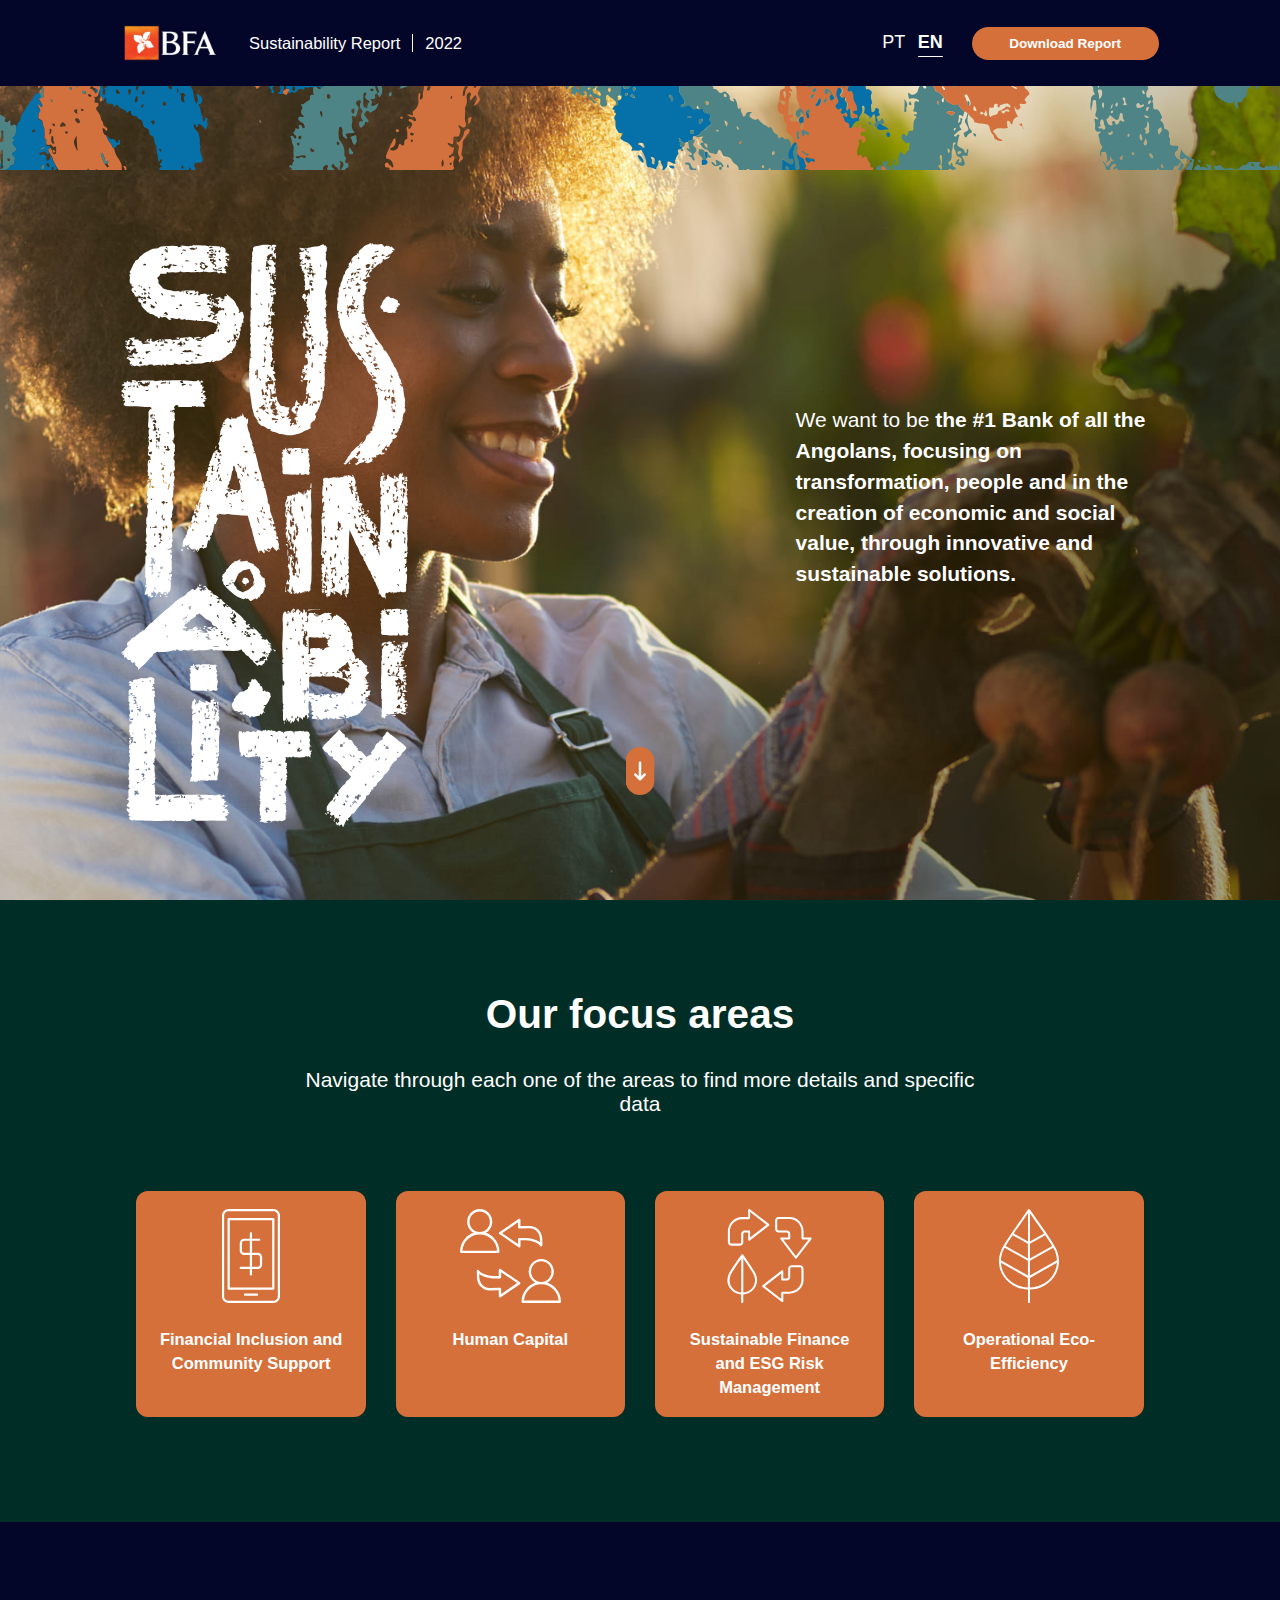
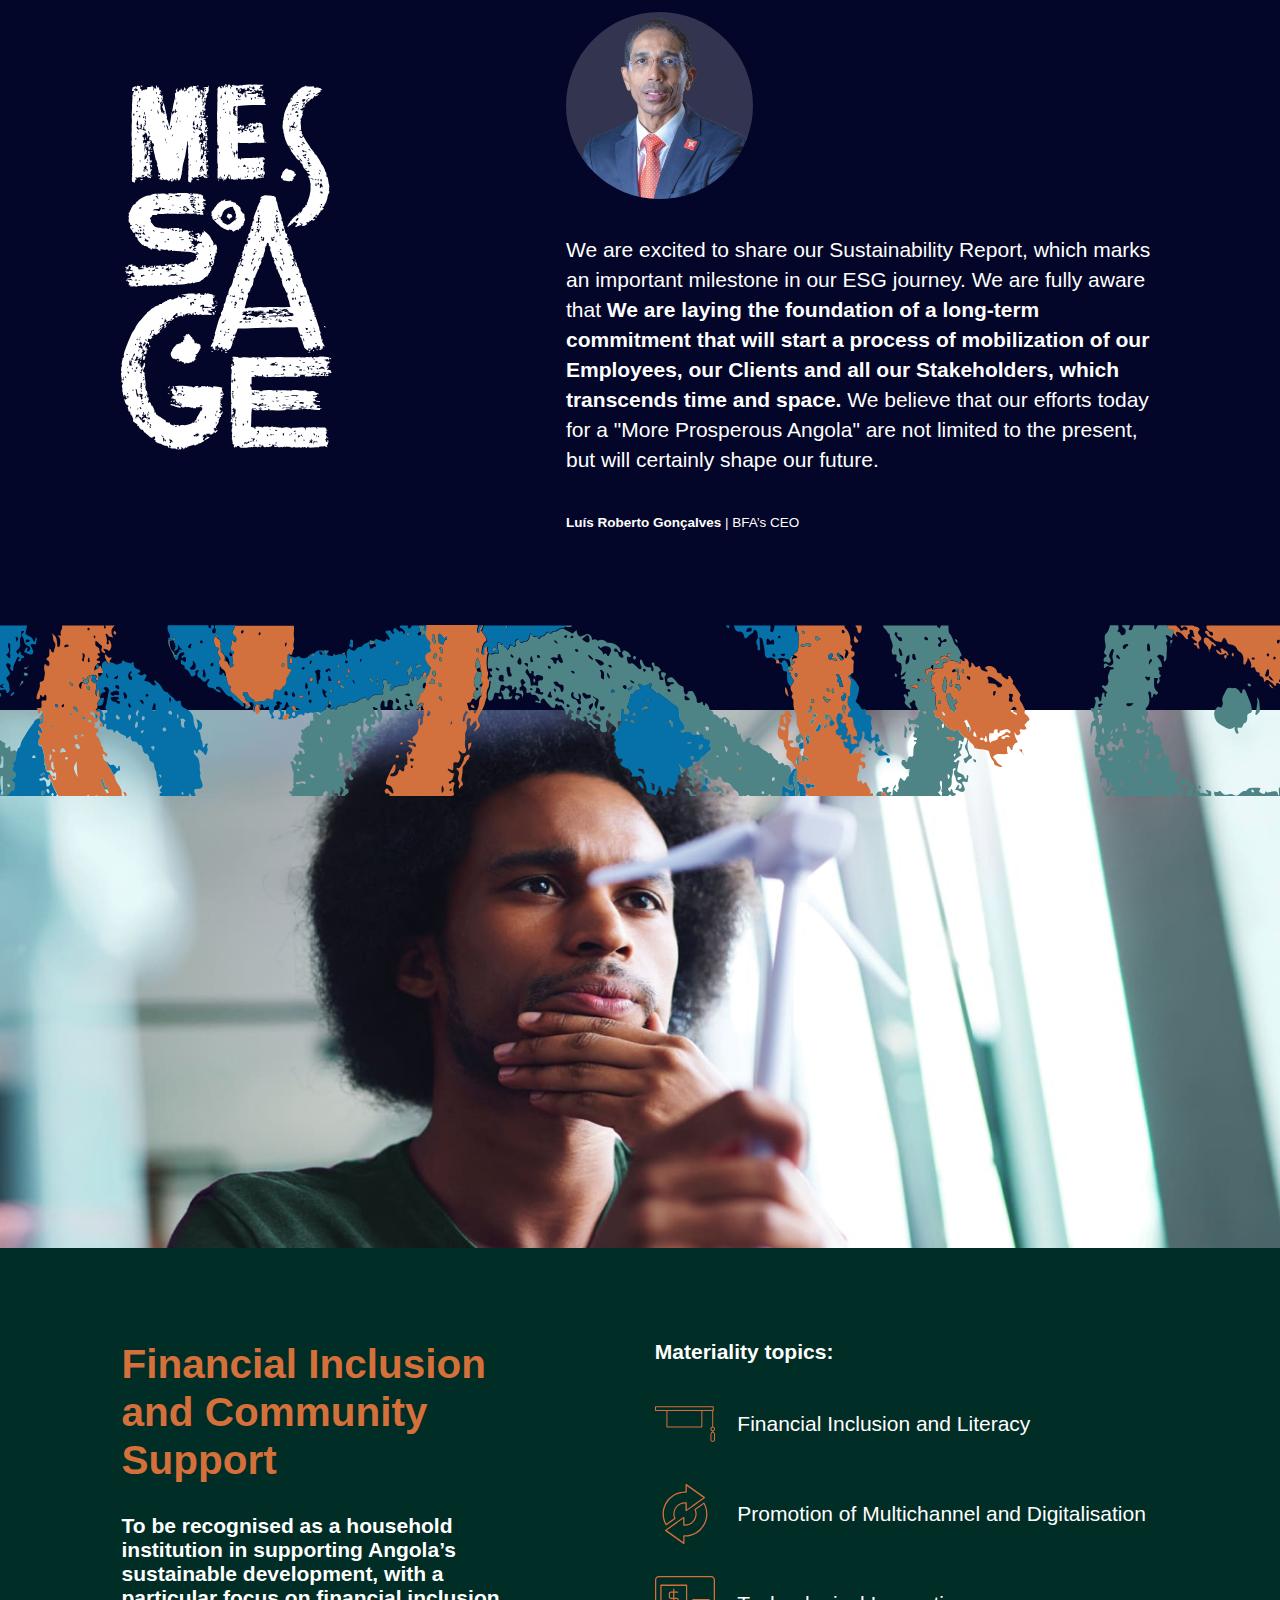
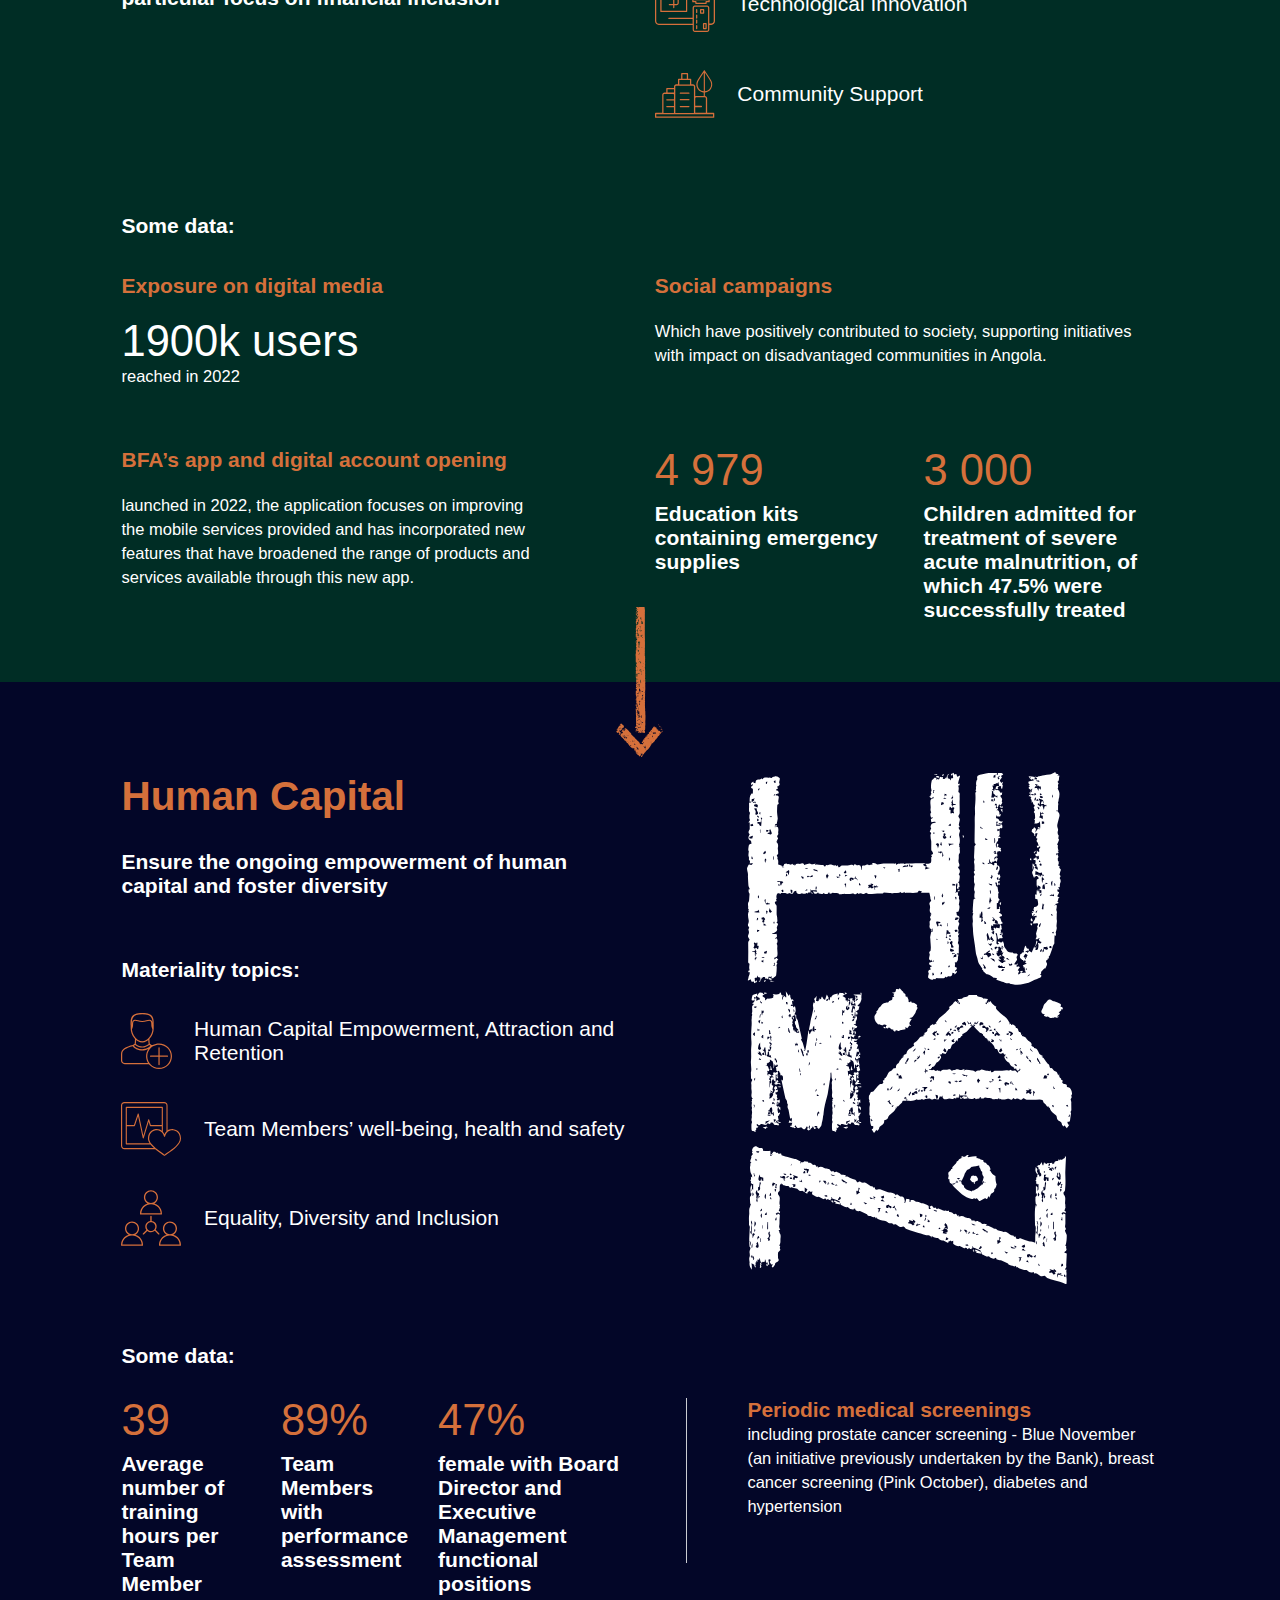
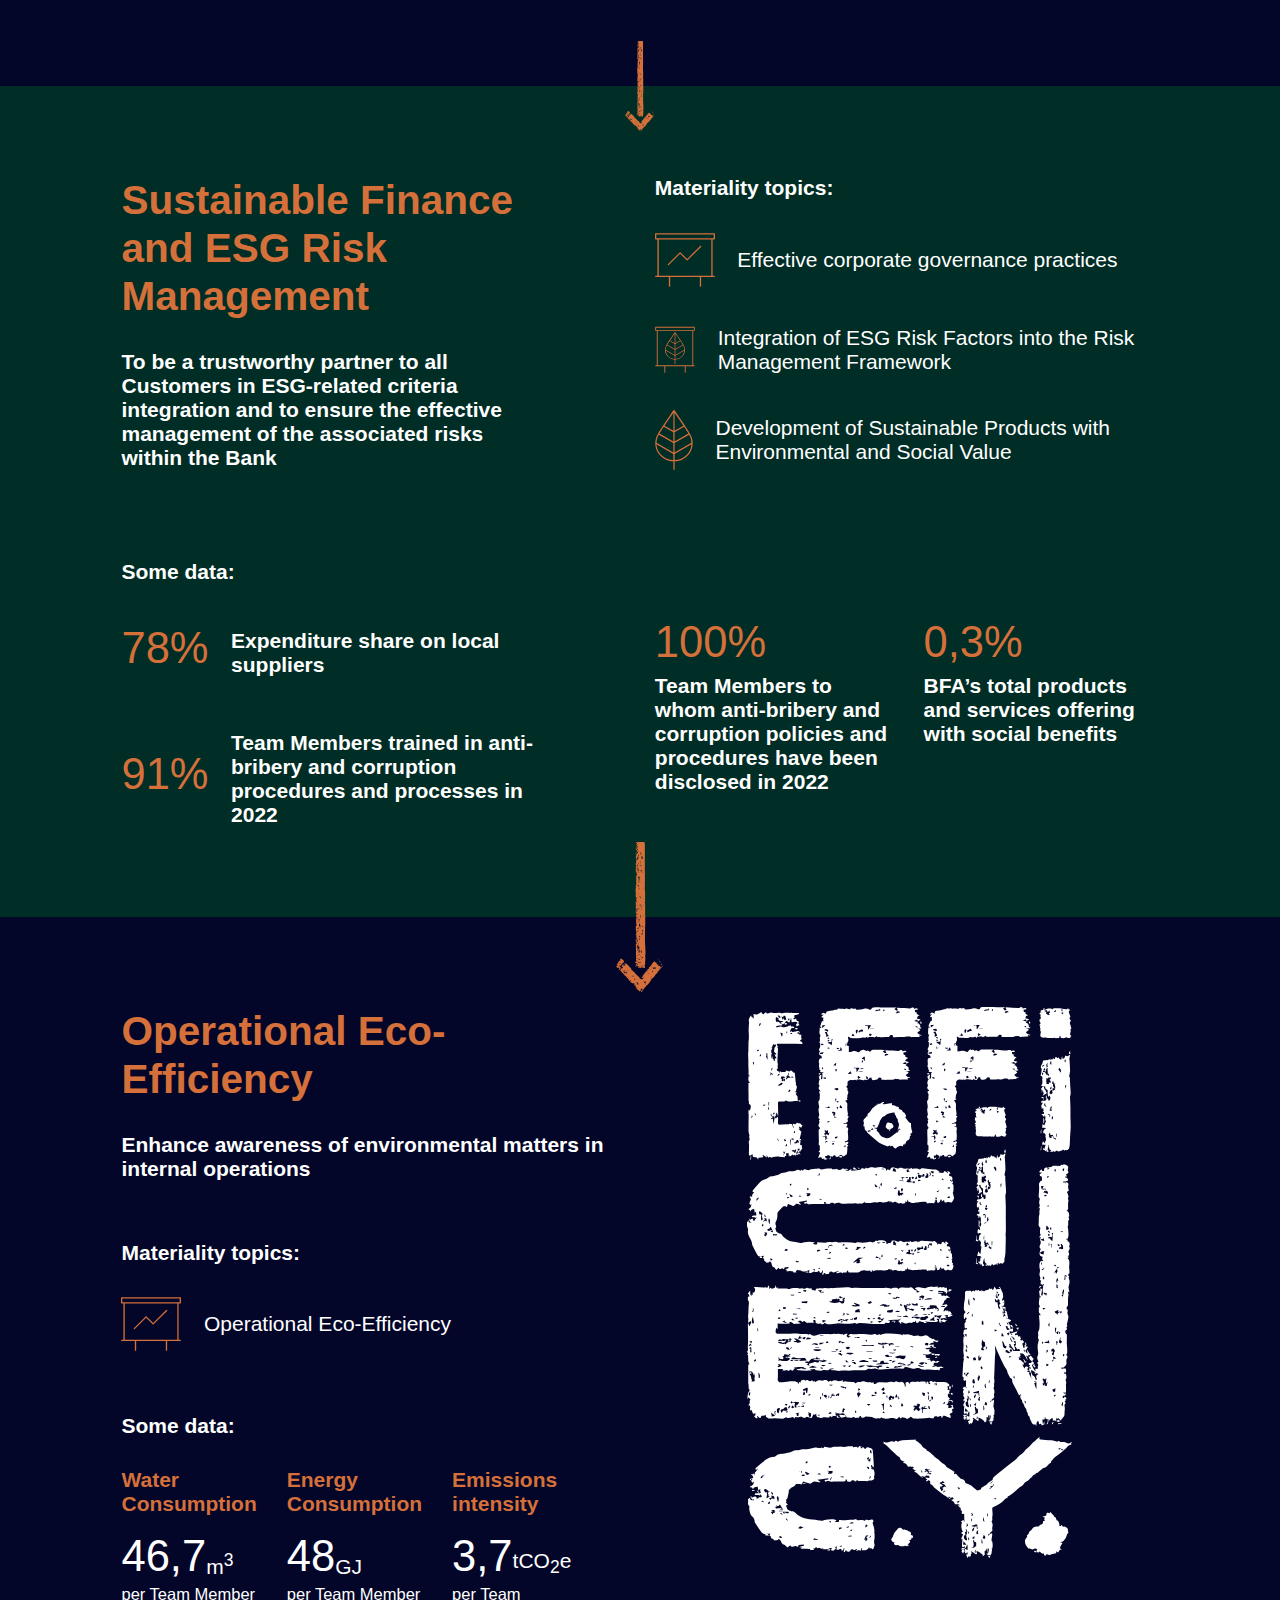
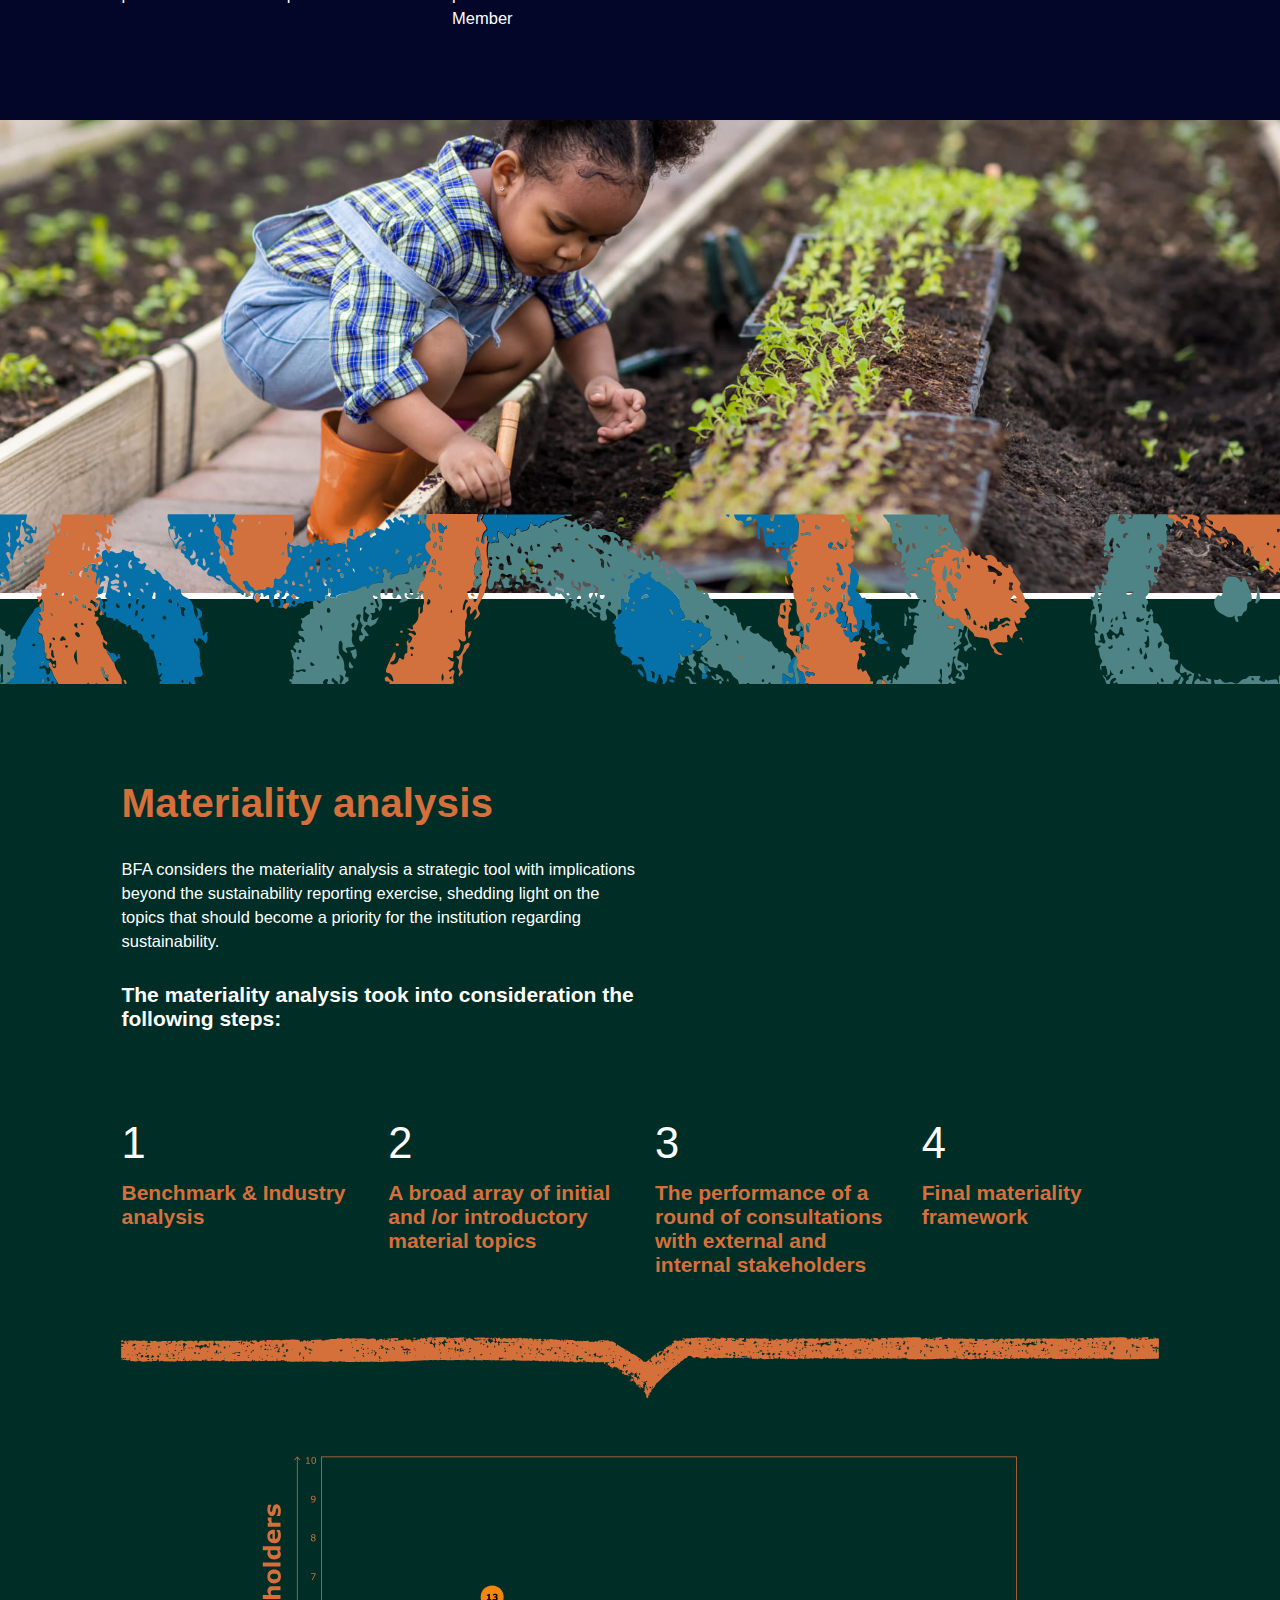
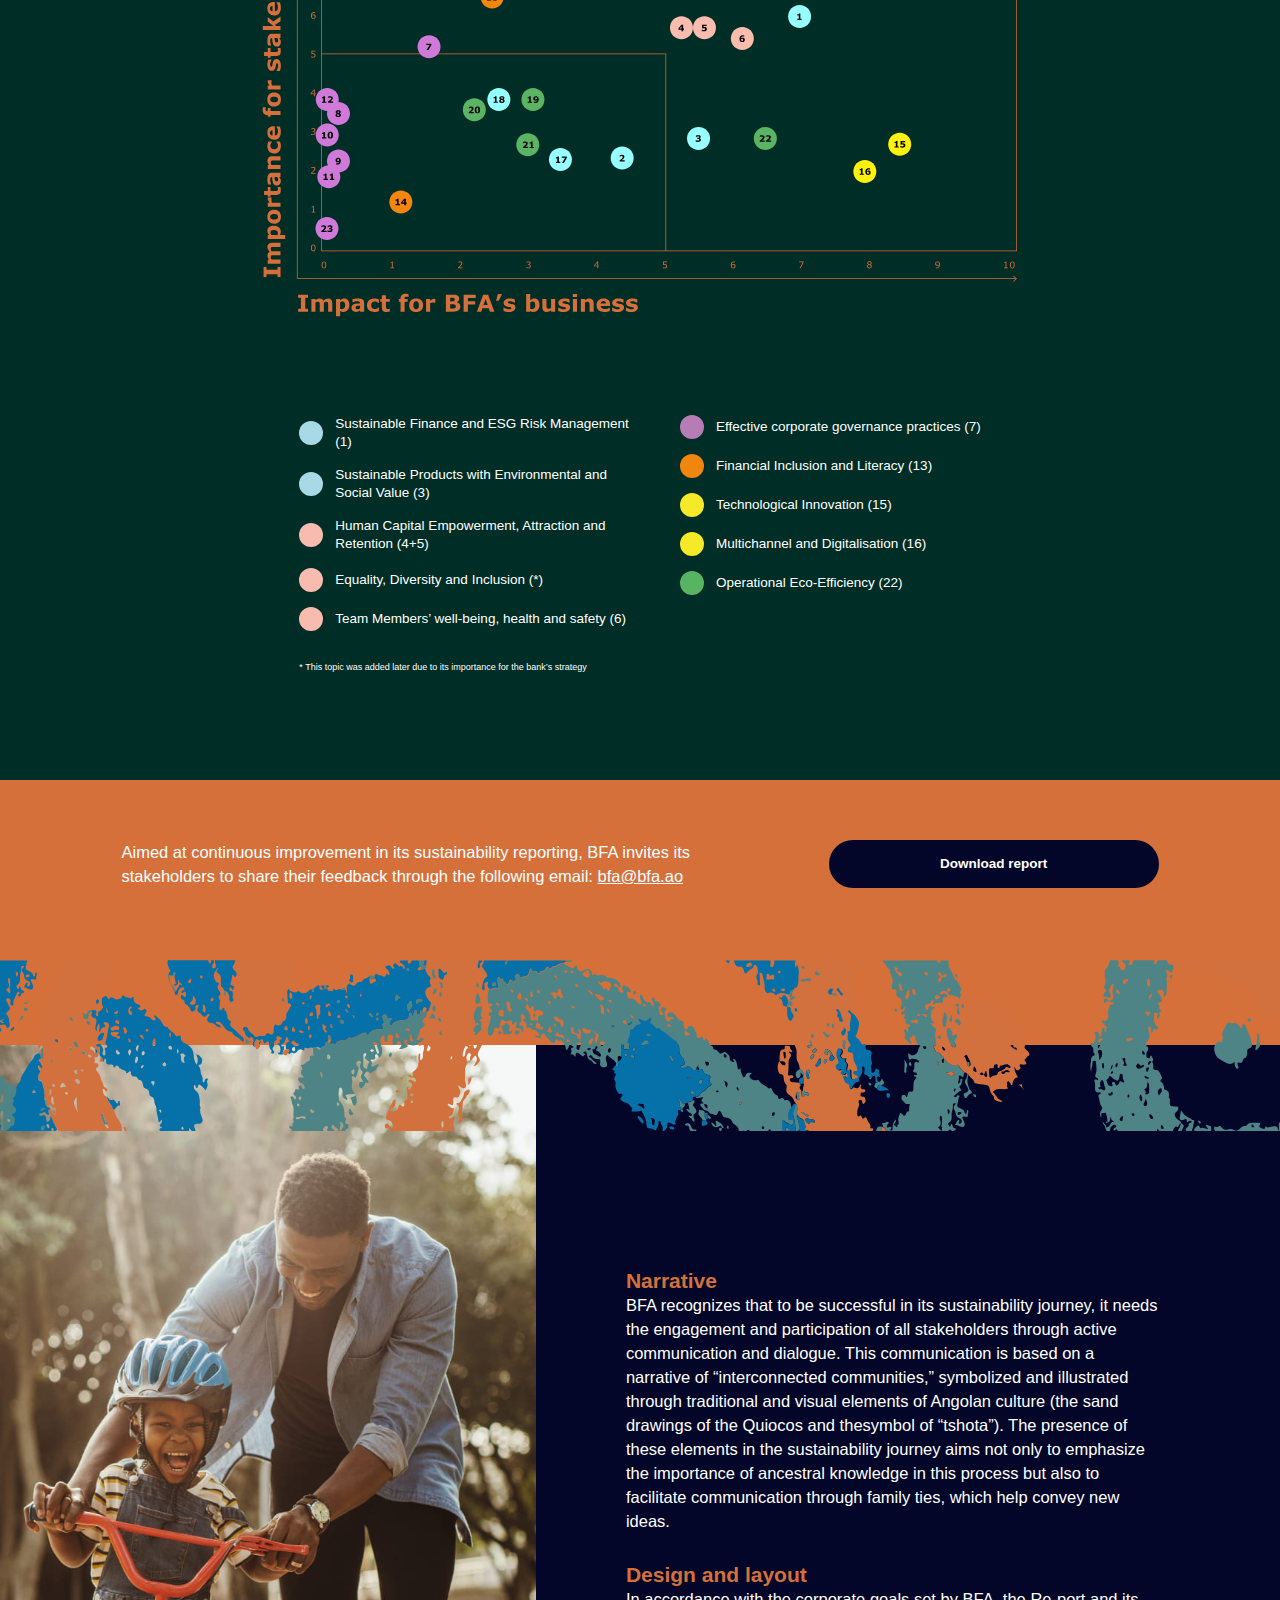
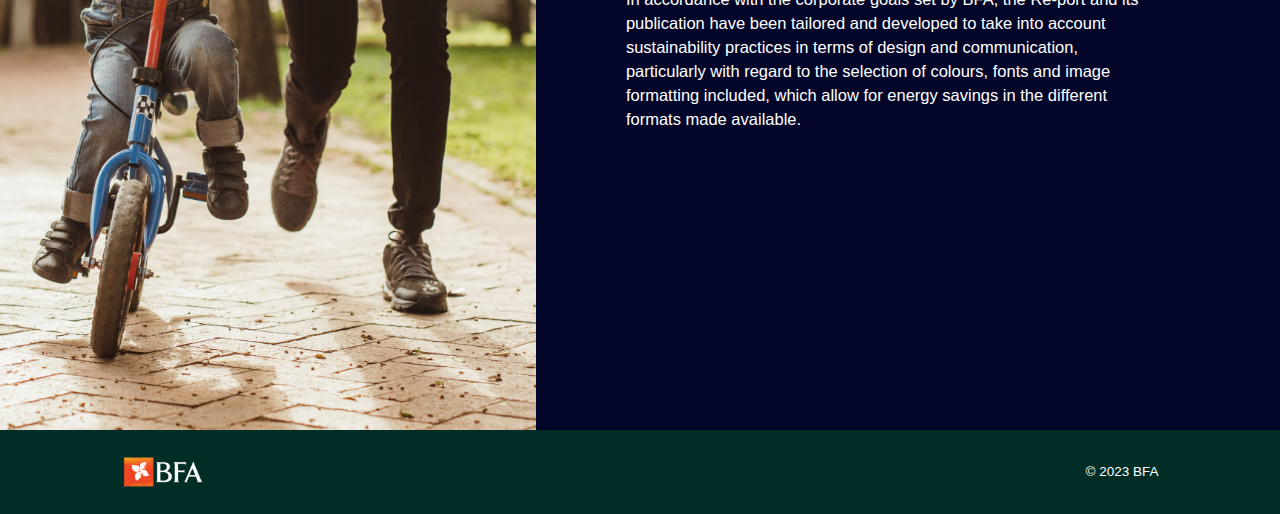
<file: en/index.html>
<!DOCTYPE html>
<html lang="en">
  <head>
    <meta charset="UTF-8" />
    <meta http-equiv="X-UA-Compatible" content="IE=edge" />
    <meta name="viewport" content="width=device-width, initial-scale=1.0" />
    <link rel="stylesheet" href="css/style.css" />
    <link rel="shortcut icon" href="../img/favicon.ico">
    <title>Relatório de Sustentabilidade 2022 | BFA</title>
    <meta name="title" content="Sustainability Report 2022 | BFA">
    <meta name="description" content="This is our commitment to the Angolan society: working in the present for a more sustainable future. Check out our 2022 Sustainability Report here.">
    <meta property="og:type" content="website">
    <meta property="og:title" content="Relatório de Sustentabilidade 2022 | BFA">
    <meta property="og:description" content="This is our commitment to the Angolan society: working in the present for a more sustainable future. Check out our 2022 Sustainability Report here.">
    <meta property="og:image" content="../../img/image-preview.png">
    <meta property="twitter:card" content="summary_large_image">
    <meta property="twitter:title" content="Sustainability Report 2022 | BFA">
    <meta property="twitter:description" content="This is our commitment to the Angolan society: working in the present for a more sustainable future. Check out our 2022 Sustainability Report here.">
    <meta property="twitter:image" content="../../img/image-preview.png">
  </head>
  <body class="stop-scrolling">

  <div id="menu-div" class="menu-open on-tablet">
    <div class="menu-open__container">
      <div class="menu-open-top">
        <div class="menu-links-mobile">
          <a class="topBar-link1" href="../index.html">PT</a>
          <a class="topBar-link2">EN</a>
        </div>
        <a
        href="javascript:void(0);"
        class="download-button"
        onclick="menuFunction()"
        >
        <img  id="close-phone" class="hamb-size" src="../img/icon-cross.svg" alt="Close Icon">
        </a>
      </div>
      <img class="menu-lettering" src="img/lettering-sustentabilidade.svg" alt="Text - Sustentabilidade">
      <p class="menu-text">Download the report to learn about the sustainability information associated with the performance of BFA in its ESG (environmental, social, and governance) dimensions, resulting from its activities in Angola.</p>
      <a class="topBar-button" href="assets/BFA_SustainabilityReport2022.pdf" target="_blank">Download Report </a>
      <div class="menu-graphicElement-box">
        <img class="menu-graphicElement" src="../img/graphicElement.svg" alt="Graphic Element">
      </div>
    </div>
  </div>

  <nav class="top-bar-mobile on-tablet on-phone">
    <div class="top-bar-mobile__container">
      <div class="top-bar-mobile-left">
        <a href="https://www.bfa.ao/" class="class-logo">
        <img class="logo-mobile" src="../img/logo-bfa.png" alt="BFA Logo">
      </a>
        <h3 class="title__text">Sustainability Report 2022</h3>
      </div>
      <a
      href="javascript:void(0);"
      class="download-button"
      onclick="menuFunction()"
      >
        <img id="hamb-phone" class="hamb-size" src="../img/icon-hamburguer.svg" alt="hamburguernav icon" class="hamb">
      </a>
    </div>
  </nav>

<nav class="top-bar-desktop">
    <div class="wrapper">
        <div class="top-bar-left">
          <a href="https://www.bfa.ao/" class="class-logo">
            <img src="../img/logo-bfa.png" alt="BFA Logo">
            </a>
            <p>Sustainability Report<span class="vertical-line"></span>2022</p>
        </div>
        <div class="top-bar-right">
            <a class="topBar-link1" href="../index.html">PT</a>
            <a class="topBar-link2">EN</a>
            <a class="topBar-button btn-width" href="assets/BFA_SustainabilityReport2022.pdf" target="_blank">Download Report</a>
        </div>
    </div>
  </nav>
    
  <section id="home" class="section_1 on-desktop ">
      <div class="section1-graphicElement-box">
        <img class="section1-graphicElement" src="../img/graphicElement.svg" alt="Graphic Element">
      </div>
      <div class="section_1-content wrapper">
       <div class="section_1-left">
        <div class="section_1-lettering-box">
          <img class="section_1-lettering" src="img/lettering-sustentabilidade.svg" alt="Texto - Sustentabilidade">
        </div>
       </div>
       <div class="section_1-right">
        <p class="section_1-text">
          We want to be <b>the #1 Bank of all the Angolans, focusing on transformation, people and in the creation of economic and social value, through innovative and sustainable solutions.</b> 
        </p>
       </div>
      </div>
      <a
      href="#areas_de_foco"
      >
      <img class="section_1-arrow" src="../img/icon-arrowDown.svg" alt="Seta para scroll">
      </a>
  </section>

  <section id="home_" class="section_1-mobile on-tablet on-phone">
    <div class="section1-graphicElement-box-mobile">
      <img class="section1-graphicElement" src="../img/graphicElement.svg" alt="Graphic Element">
    </div>
    <div class="section_1-content-mobile wrapper">
      <div class="section_1-lettering-box-mobile">
        <img class="section_1-lettering" src="img/lettering-sustentabilidade.svg" alt="Texto - Sustentabilidade">
      </div>
     </div>
    <a
    class="on-tablet on-phone" href="#areas_de_foco_"
    >
    <img class="section_1-arrow" src="../img/icon-arrowDown.svg" alt="Seta para scroll">
    </a>
  </section>

  <section class="section_1-1-mobile on-tablet on-phone">
    <div class="section_1-1-content-mobile wrapper">
      <p class="section_1-1-text text-regular-mobile text-white">
        We want to be <b>the #1 Bank of all the Angolans, focusing on transformation, people and in the creation of economic and social value, through innovative and sustainable solutions.</b> 
      </p>
     </div>
    <a class="on-tablet on-phone"
    href="#areas_de_foco_"
    >
    <img class="section_1-arrow" src="../img/icon-arrowDown.svg" alt="Seta para scroll">
    </a>
  </section>

  <section id="areas_de_foco" class="section_2 on-desktop ">
    <div class="section_2-content wrapper">
      <h1 class="title text-white" >Our focus areas</h1>
      <p class="text-regular text-white section_2-subtext">Navigate through each one of the areas to find more details and specific data</p>
        <div class="section_2-areas">
          <a class="section_2-areas-element element-link" href="#inclusao_financeira">
            <div class="element-icon-box">
              <img class="element-icon" src="../img/icon-phone.svg" alt="Icon - Telemóvel">
            </div>
            <p class="element-text">Financial Inclusion and Community Support</p>
          </a>
          <a class="section_2-areas-element element-link" href="#capital_humano">
            <div class="element-icon-box">
              <img class="element-icon" src="../img/icon-humano.svg" alt="Icon - Telemóvel">
            </div>
            <p class="element-text">Human Capital</p>
          </a>
          <a class="section_2-areas-element element-link" href="#financiamento_sustentavel">
            <div class="element-icon-box">
              <img class="element-icon" src="../img/icon-financiamento.svg" alt="Icon - Telemóvel">
            </div>
            <p class="element-text">Sustainable Finance and ESG Risk Management</p>
          </a>
          <a class="section_2-areas-element element-link" href="#eficiencia_ambiental">
            <div class="element-icon-box">
              <img class="element-icon" src="../img/icon-eficiencia.svg" alt="Icon - Telemóvel">
            </div>
            <p class="element-text">Operational Eco-Efficiency
              </p>
          </a>
        </div>
    </div>
  </section>
  
  <section id="areas_de_foco_" class="section_2-mobile on-tablet on-phone">
    <div class="section_2-content-mobile wrapper">
      <h1 class="title-mobile text-white" >Our focus areas</h1>
      <p class="text-regular-mobile text-white section_2-subtext-mobile">Navigate through each one of the areas to find more details and specific data</p>
        <div class="section_2-areas-mobile">

          <a class="section_2-areas-element-mobile element-link" href="#inclusao_financeira_">
            <div class="element-icon-box-mobile">
              <img class="element-icon-mobile" src="../img/icon-phone.svg" alt="Icon - Telemóvel">
            </div>
            <p class="element-text-mobile">Financial Inclusion and Community Support</p>
          </a>

          <a class="section_2-areas-element-mobile element-link" href="#capital_humano_">
            <div class="element-icon-box-mobile">
              <img class="element-icon-mobile" src="../img/icon-humano.svg" alt="Icon - Telemóvel">
            </div>
            <p class="element-text-mobile">Human Capital</p>
          </a>

          <a class="section_2-areas-element-mobile element-link" href="#financiamento_sustentavel_">
            <div class="element-icon-box-mobile">
              <img class="element-icon-mobile" src="../img/icon-financiamento.svg" alt="Icon - Telemóvel">
            </div>
            <p class="element-text-mobile">Sustainable Finance and ESG Risk Management</p>
          </a>

          <a class="section_2-areas-element-mobile element-link" href="#eficiencia_ambiental_">
            <div class="element-icon-box-mobile">
              <img class="element-icon-mobile" src="../img/icon-eficiencia.svg" alt="Icon - Telemóvel">
            </div>
            <p class="element-text-mobile">Operational Eco-Efficiency</p>
          </a>
        </div>
    </div>
  </section>

  <section id="mensagem" class="section_3 on-desktop ">
    <div class="section_3-content wrapper">
     <div class="section_3-left">
      <div class="section_3-lettering-box">
        <img class="section_3-lettering" src="img/lettering-mensagem.svg" alt="Texto - Mensagem">
      </div>
     </div>
     <div class="section_3-right">
      <div class="section_3-ball">
        <div class="section_3-ball-background"></div>
        <img class="section_3-ball-picture" src="../img/image-ceo.png" alt="Luís Roberto Gonçalves - CEO">
    </div>
      <p class="section_3-text text-regular text-white">
        We are excited to share our Sustainability Report, which marks an important milestone in our ESG journey. We are fully aware that <b>We are laying the foundation of a long-term commitment that will start a process of mobilization of our Employees, our Clients and all our Stakeholders, which transcends time and space.</b> We believe that our efforts today for a "More Prosperous Angola" are not limited to the present, but will certainly shape our future.
      </p>
      <p class="section_3-caption text-white"><b>Luís Roberto Gonçalves</b> | BFA’s CEO</p>
     </div>
    </div>
  </section>

  <section id="mensagem_" class="section_3-mobile on-tablet on-phone">
    <div class="section_3-content-mobile wrapper">
     <div class="section_3-left-mobile">
      <div class="section_3-lettering-box">
        <img class="section_3-lettering" src="img/lettering-mensagem.svg" alt="Texto - Mensagem">
      </div>
     </div>
     <div class="section_3-right-mobile">
      <div class="section_3-ball-mobile">
        <div class="section_3-ball-background-mobile"></div>
        <img class="section_3-ball-picture-mobile" src="../img/image-ceo.png" alt="Luís Roberto Gonçalves - CEO">
    </div>
    <p class="text-align-center text-regular-mobile section_3-name text-white"><b>Luís Roberto Gonçalves</b><br>BFA’s CEO</p>
     </div>
    </div>
    <div class="section_3-content2-mobile wrapper">
      <p class="text-regular-mobile text-white">
        We are excited to share our Sustainability Report, which marks an important milestone in our ESG journey. We are fully aware that <b>we are laying the foundation of a long-term commitment that will start a process of mobilization of our Employees, our Clients and all our Stakeholders, which transcends time and space.</b> We believe that our efforts today for a "More Prosperous Angola" are not limited to the present, but will certainly shape our future.</p>
    </div>
  </section>

  <div class="section4-graphicElement-box">
    <img class="section1-graphicElement" src="../img/graphicElement.svg" alt="Graphic Element">
  </div>

  <section id="inclusao_financeira" class="section_4 on-desktop">
    <div class="section4-picture-box">
      <img class="section4-picture" src="../img/image-boy.jpg" alt="Imagem de um rapaz">
    </div>
    <div id="04-content" class="section_4-content wrapper">
     <div class="section_4-left">
      <h1 class="section_4-title title text-orange">Financial Inclusion and Community Support</h1>
      <h3 class="section_4-subtitle text-regular white">To be recognised as a household institution in supporting Angola’s sustainable development, with a particular focus on financial inclusion</h3>
     </div>
     <div class="section_4-right">
      <h3 class="section_4-subtitle text-regular white">Materiality topics:</h3>
      <div class="component-element">
        <div class="component-element-icon-box">
          <img class="component-element-icon" src="../img/icon-literacia.svg" alt="Icon -Inclusão e literacia financeira">
        </div>
        <p class="text-regular white">Financial Inclusion and Literacy</p>
      </div>
      <div class="component-element">
        <div class="component-element-icon-box">
          <img class="component-element-icon" src="../img/icon-multicanalidade.svg" alt="Icon -Promoção da multicanalidade e digitalização">
        </div>
        <p class="text-regular white">Promotion of Multichannel and Digitalisation</p>
      </div>
      <div class="component-element">
        <div class="component-element-icon-box">
          <img class="component-element-icon" src="../img/icon-inovacao.svg" alt="Icon - Inovação tecnológica">
        </div>
        <p class="text-regular white">Technological Innovation</p>
      </div>
      <div class="component-element">
        <div class="component-element-icon-box">
          <img class="component-element-icon" src="../img/icon-comunidade.svg" alt="Icon - Apoio à comunidade">
        </div>
        <p class="text-regular white">Community Support</p>
      </div>
     </div>
    </div>
    <div class="section_4-content wrapper padding-0">
      <div class="section_4-left">
        <h3 class="section_4-subtitle text-regular white">Some data:</h3>
        <div class="section_4-meios">
          <h2 class="subtitle text-orange section_4-meios-subtitle">Exposure on digital media</h2>
          <p class="text-regular-big">1900k users</p>
          <p class="text-regular-small">reached in 2022</p>
        </div>
      </div>
      <div class="section_4-right">
        <div class="section_4-campanhas">
          <h2 class="subtitle text-orange section_4-meios-subtitle">Social campaigns</h2>
          <p class="text-regular-small">Which have positively contributed to society, supporting initiatives with impact on disadvantaged communities in Angola.</p>
        </div>
      </div>
    </div>

    <div class="section_4-content wrapper padding-80">
      <div class="section_4-left">
        <div class="">
          <h2 class="subtitle text-orange section_4-meios-subtitle">BFA’s app and digital account opening</h2>
          <p class="text-regular-small">launched in 2022, the application focuses on improving the mobile services provided and has incorporated new features that have broadened the range of products and services available through this new app.</p>
        </div>
      </div>
      <div class="section_4-right">
        <div class="section_4-educacao">
          <div class="section_4-kits">
            <p class="text-regular-big text-orange">4 979</p>
            <p class="text-regular-small-bold white margin-top-12">Education kits containing emergency supplies</p>
          </div>
          <div class="section_4-kits">
            <p class="text-regular-big text-orange">3 000</p>
            <p class="text-regular-small-bold white margin-top-12">Children admitted for treatment of severe acute malnutrition, of which 47.5% were successfully treated</p>
          </div>
        </div>
      </div>
    </div>
  </section>

  <section id="inclusao_financeira_" class="section_4-mobile on-tablet on-phone">
    <div class="section4-picture-box-mobile">
      <img class="section4-picture-mobile" src="../img/image-boy-mobile.jpg" alt="Imagem de um rapaz">
    </div>
    <div class="section_4-content-mobile wrapper">
      <h1 class="section_4-title title-mobile text-orange">Financial Inclusion and Community Support</h1>
      <h3 class="text-regular-mobile white">To be recognised as a household institution in supporting Angola’s sustainable development, with a particular focus on financial inclusion.</h3>

      <div class="section_4-themes-mobile">
        <h3 class="section_4-subtitle text-regular-mobile white">Materiality topics:</h3>
        <div class="component-element">
          <div class="component-element-icon-box">
            <img class="component-element-icon" src="../img/icon-literacia.svg" alt="Icon -Inclusão e literacia financeira">
          </div>
          <p class="text-regular-mobile white">Financial Inclusion and Literacy</p>
        </div>
        <div class="component-element">
          <div class="component-element-icon-box">
            <img class="component-element-icon" src="../img/icon-multicanalidade.svg" alt="Icon - Promoção da multicanalidade e digitalização">
          </div>
          <p class="text-regular-mobile white">Promotion of Multichannel and Digitalisation</p>
        </div>
        <div class="component-element">
          <div class="component-element-icon-box">
            <img class="component-element-icon" src="../img/icon-inovacao.svg" alt="Icon - Inovação tecnológica">
          </div>
          <p class="text-regular-mobile white">Technological Innovation</p>
        </div>
        <div class="component-element">
          <div class="component-element-icon-box">
            <img class="component-element-icon" src="../img/icon-comunidade.svg" alt="Icon - Apoio à comunidade">
          </div>
          <p class="text-regular-mobile white">Community Support</p>
        </div>
       </div>

       <div class="section_4-data-mobile">
        <h3 class="section_4-subtitle text-regular-mobile white margin-top-12">Some data:</h3>
        <div class="element-data-mobile">
          <h3 class="text-regular--bold-mobile text-orange margin-0">Exposure on digital media</h3>
          <p class="title-regular-mobile text-white margin-0">1900k users</p>
          <p class="text-regular-small-mobile text-white">reached in 2022</p>
        </div>
        <div class="element-data-mobile">
          <h3 class="text-regular--bold-mobile text-orange margin-0">Social campaigns</h3>
          <p class="text-regular-small-mobile text-white">Which have positively contributed to society, supporting initiatives with impact on disadvantaged communities in Angola.</p>
        </div>
        <div class="element-data-mobile">
          <h3 class="text-regular--bold-mobile text-orange margin-0">BFA’s app and digital account opening</h3>
          <p class="text-regular-small-mobile text-white">launched in 2022, the application focuses on improving the mobile services provided and has incorporated new features that have broadened the range of products and services available through this new app.</p>
        </div>
        <div class="element-data-mobile">
          <h3 class="title-regular-mobile text-orange margin-0">4 979</h3>
          <p class="text-regular-small-mobile text-white">Education kits containing emergency supplies</p>
        </div>
        <div class="element-data-mobile">
          <h3 class="title-regular-mobile text-orange margin-0">3 000</h3>
          <p class="text-regular-small-mobile text-white">Children admitted for treatment of severe acute malnutrition, of which 47.5% were successfully treated</p>
        </div>

       </div>

    </div>
  </section>

  <div class="section5-graphicElement-box on-desktop">
    <img class="section5-graphicElement" src="../img/element-arrow.svg" alt="Graphic Element">
  </div>

  <section id="capital_humano" class="section_5 on-desktop">
    <div class="section_5-content wrapper">
     <div class="section_5-left">
      <h1 class="section_4-title title text-orange">Human Capital</h1>
      <h3 class="section_4-subtitle text-regular white">Ensure the ongoing empowerment of human capital and foster diversity</h3>
        <div class="section_5-themes">
        <h3 class="section_4-subtitle text-regular white">Materiality topics:</h3>
        <div class="component-element">
          <div class="component-element-icon-box">
            <img class="component-element-icon" src="../img/icon-capitalHumano.svg" alt="Icon -Desenvolvimento, atracção e retenção de capital humano">
          </div>
          <p class="text-regular white">Human Capital Empowerment, Attraction and Retention</p>
        </div>
        <div class="component-element">
          <div class="component-element-icon-box">
            <img class="component-element-icon" src="../img/icon-bemEstar.svg" alt="Icon - Bem-estar, saúde e segurança dos Colaboradores">
          </div>
          <p class="text-regular white">Team Members’ well-being, health
            and safety</p>
        </div>
        <div class="component-element">
          <div class="component-element-icon-box">
            <img class="component-element-icon" src="../img/icon-diversidade.svg" alt="Icon - Igualdade, diversidade e inclusão">
          </div>
          <p class="text-regular white">Equality, Diversity and Inclusion</p>
        </div>
      </div>
     </div>
     <div class="section_5-right">
      <div class="section_5-lettering-box">
        <img class="section_5-lettering" src="img/lettering-humano.svg" alt="Texto - Mensagem">
      </div>
     </div>
    </div>
    <div class="section_5-content2 wrapper">
      <h3 class="section_4-subtitle text-regular white">Some data:</h3>

      <div class="section_5-content2-line2">
        <div class="section_5_content2-first">
          <div class="section_5-kits">
            <p class="text-regular-big text-orange">39</p>
            <p class="text-regular-small-bold white margin-top-12">Average number of training hours per Team Member</p>
          </div>
          <div class="section_5-kits">
            <p class="text-regular-big text-orange">89%</p>
            <p class="text-regular-small-bold white margin-top-12">Team Members with performance assessment</p>
          </div>
          <div class="section_5-kits">
            <p class="text-regular-big text-orange">47%</p>
            <p class="text-regular-small-bold white margin-top-12">female with Board Director and Executive Management functional positions</p>
          </div>
        </div>
          <img class="section_5-line" src="../img/element-line.svg" alt="Line">
        <div class="section_5_content2-third">
          <h3 class="text-regular-small-bold text-orange">Periodic medical screenings </h3>
          <p class="text-regular-small">including prostate cancer screening - Blue November (an initiative previously undertaken by the Bank), breast cancer screening (Pink October), diabetes and hypertension</p>
          </div>
      </div>
    </div>
  </section>


  <div class="section4-graphicElement-box on-tablet on-phone">
    <img class="section1-graphicElement" src="../img/graphicElement.svg" alt="Graphic Element">
  </div>

  <section id="capital_humano_" class="section_5-mobile on-tablet on-phone">
    <div class="section5-picture-box-mobile">
      <img class="section5-picture-mobile" src="../img/image-family.jpg" alt="Imagem de uma família">
    </div>
    <div class="section_4-content-mobile wrapper">
      <h1 class="section_4-title title-mobile text-orange">Human Capital</h1>
      <h3 class="text-regular-mobile white">Ensure the ongoing empowerment of human capital and foster diversity</h3>
      <div class="section_4-themes-mobile">
        <h3 class="section_4-subtitle text-regular-mobile white">Materiality topics:</h3>
        <div class="component-element">
          <div class="component-element-icon-box">
            <img class="component-element-icon" src="../img/icon-capitalHumano.svg" alt="Icon - Desenvolvimento, atracção e retenção de capital humano">
          </div>
          <p class="text-regular-mobile white">Human Capital Empowerment, Attraction and Retention</p>
        </div>
        <div class="component-element">
          <div class="component-element-icon-box">
            <img class="component-element-icon" src="../img/icon-bemEstar.svg" alt="Icon - Bem-estar, saúde e segurança dos Colaboradores">
          </div>
          <p class="text-regular-mobile white">Team Members’ well-being, health and safety</p>
        </div>
        <div class="component-element">
          <div class="component-element-icon-box">
            <img class="component-element-icon" src="../img/icon-diversidade.svg" alt="Icon - Igualdade, diversidade e inclusão">
          </div>
          <p class="text-regular-mobile white">Equality, Diversity and Inclusion</p>
        </div>
       </div>
       <div class="section_4-data-mobile">
        <h3 class="section_4-subtitle text-regular-mobile white margin-top-12">Some data:</h3>
        <div class="element-data-mobile">
          <h3 class="title-regular-mobile text-orange margin-0">39</h3>
          <p class="text-regular-small-mobile text-white">Average number of training hours per Team Member</p>
        </div>
        <div class="element-data-mobile">
          <h3 class="title-regular-mobile text-orange margin-0">89%</h3>
          <p class="text-regular-small-mobile text-white">Team Members with performance assessment</p>
        </div>
        <div class="element-data-mobile">
          <h3 class="title-regular-mobile text-orange margin-0">47%</h3>
          <p class="text-regular-small-mobile text-white">female with Board Director and Executive Management functional positions</p>
        </div>
        <div class="element-data-mobile">
          <h3 class="text-regular--bold-mobile text-orange margin-0">Periodic medical screenings </h3>
          <p class="text-regular-small-mobile text-white">including prostate cancer screening - Blue November (an initiative previously undertaken by the Bank), breast cancer screening (Pink October), diabetes and hypertension</p>
        </div>
       </div>
    </div>
    <div class="section_5-mobile-last-box">
      <div class="section_5-mobile-last-box-picture">
        <img class="section_5-mobile-last-picture" src="../img/image-men-mobile.jpg" alt="Icon - Igualdade, diversidade e inclusão">
      </div>
      <div class="section_5-mobile-last-box-lettering">
        <img class="section_5-mobile-last-lettering" src="img/lettering-humano.svg" alt="Icon - Igualdade, diversidade e inclusão">
      </div>
    </div>
  </section>

  <div class="section6-graphicElement-box on-desktop">
    <img class="section5-graphicElement" src="../img/element-arrow.svg" alt="Graphic Element">
  </div>

  <section id="financiamento_sustentavel" class="section_4 on-desktop">
    <div id="04-content" class="section_4-content wrapper">
     <div class="section_4-left">
      <h1 class="section_4-title title text-orange">Sustainable Finance and ESG Risk Management</h1>
      <h3 class="section_4-subtitle text-regular white">To be a trustworthy partner to all Customers in ESG-related criteria integration and to ensure the effective management of the associated risks within the Bank</h3>
     </div>
     <div class="section_4-right">
      <h3 class="section_4-subtitle text-regular white">Materiality topics:</h3>
      <div class="component-element">
        <div class="component-element-icon-box">
          <img class="component-element-icon" src="../img/icon-governanciaCorporativa.svg" alt="Icon -Inclusão e literacia financeira">
        </div>
        <p class="text-regular white">Effective corporate governance practices</p>
      </div>
      <div class="component-element">
        <div class="component-element-icon-box">
          <img class="component-element-icon" src="../img/icon-factoresESG.svg" alt="Icon -Promoção da multicanalidade e digitalização">
        </div>
        <p class="text-regular white">Integration of ESG Risk Factors into the Risk Management Framework</p>
      </div>
      <div class="component-element">
        <div class="component-element-icon-box">
          <img class="component-element-icon" src="../img/icon-eficiencia-orange.svg" alt="Icon - Inovação tecnológica">
        </div>
        <p class="text-regular white">Development of Sustainable Products with Environmental and Social Value</p>
      </div>
     </div>
    </div>

    <div id="04-content" class="wrapper-column ">
      <h3 class="section_4-subtitle text-regular white">Some data:</h3>
    </div>
      <div class="section_6-content wrapper">
      <div class="section_4-left">
      <div class="section_6_percentages">
        <div class="section_6_percentages-percentage">
          <h3 class="text-regular-big text-orange">78%</h3>
          <p class="text-regular-small-bold white margin-top-12">Expenditure share on local suppliers</p>
        </div>
        <div class="section_6_percentages-percentage">
          <h3 class="text-regular-big text-orange">91%</h3>
          <p class="text-regular-small-bold white margin-top-12">Team Members trained in anti-bribery and corruption procedures and processes in 2022</p>
        </div>
      </div>
      </div>
      <div class="section_4-right">
        <div class="section_4-educacao">
          <div class="section_4-kits">
            <p class="text-regular-big text-orange">100%</p>
            <p class="text-regular-small-bold white margin-top-12">Team Members to whom anti-bribery and corruption policies and procedures have been disclosed in 2022</p>
          </div>
          <div class="section_4-kits">
            <p class="text-regular-big text-orange">0,3%</p>
            <p class="text-regular-small-bold white margin-top-12">BFA’s total products and services offering with social benefits</p>
          </div>
        </div>
      </div>
    </div>
  </section>

  <div class="section4-graphicElement-box on-tablet on-phone">
    <img class="section1-graphicElement" src="../img/graphicElement.svg" alt="Graphic Element">
  </div>

  <section id="financiamento_sustentavel_" class="section_6-mobile on-tablet on-phone">
    <div class="section_4-content-mobile wrapper">
      <h1 class="section_4-title title-mobile text-orange">Sustainable Finance and ESG Risk Management</h1>
      <h3 class="text-regular-mobile white">To be a trustworthy partner to all Customers in ESG-related criteria integration and to ensure the effective management of the associated risks within the Bank</h3>
      <div class="section_4-themes-mobile">
        <h3 class="section_4-subtitle text-regular-mobile white">Materiality topics:</h3>
        <div class="component-element">
          <div class="component-element-icon-box">
            <img class="component-element-icon" src="../img/icon-governanciaCorporativa.svg" alt="Icon - Desenvolvimento, atracção e retenção de capital humano">
          </div>
          <p class="text-regular-mobile white">Effective corporate governance practices</p>
        </div>
        <div class="component-element">
          <div class="component-element-icon-box">
            <img class="component-element-icon" src="../img/icon-bemEstar.svg" alt="Icon - Bem-estar, saúde e segurança dos Colaboradores">
          </div>
          <p class="text-regular-mobile white">Integration of ESG Risk Factors into the Risk Management Framework</p>
        </div>
        <div class="component-element">
          <div class="component-element-icon-box">
            <img class="component-element-icon" src="../img/icon-eficiencia-orange.svg" alt="Icon - Igualdade, diversidade e inclusão">
          </div>
          <p class="text-regular-mobile white">Development of Sustainable Products with Environmental and Social Value</p>
        </div>
       </div>
       <div class="section_4-data-mobile">
        <h3 class="section_4-subtitle text-regular-mobile white margin-top-12">Some data:</h3>
        <div class="element-data-mobile">
          <h3 class="title-regular-mobile text-orange margin-0">78%</h3>
          <p class="text-regular-small-mobile text-white">Expenditure share on local suppliers</p>
        </div>
        <div class="element-data-mobile">
          <h3 class="title-regular-mobile text-orange margin-0">91%</h3>
          <p class="text-regular-small-mobile text-white">Team Members trained in anti-bribery and corruption procedures and processes in 2022</p>
        </div>
        <div class="element-data-mobile">
          <h3 class="title-regular-mobile text-orange margin-0">100%</h3>
          <p class="text-regular-small-mobile text-white">Team Members to whom anti-bribery and corruption policies and procedures have been disclosed in 2022</p>
        </div>
        <div class="element-data-mobile">
          <h3 class="title-regular-mobile text-orange margin-0">0,3%</h3>
          <p class="text-regular-small-mobile text-white">BFA’s total products and services offering with social benefits</p>
        </div>
       </div>
    </div>
  </section>

  <div class="section5-graphicElement-box on-desktop">
    <img class="section5-graphicElement" src="../img/element-arrow.svg" alt="Graphic Element">
  </div>

  <section id="eficiencia_ambiental" class="section_5 on-desktop">
    <div class="section_5-content wrapper">
     <div class="section_5-left">
      <h1 class="section_4-title title text-orange">Operational Eco-Efficiency</h1>
      <h3 class="section_4-subtitle text-regular white">Enhance awareness of environmental matters in internal operations</h3>
        <div class="section_5-themes">
        <h3 class="section_4-subtitle text-regular white">Materiality topics:</h3>
        <div class="component-element">
          <div class="component-element-icon-box">
            <img class="component-element-icon" src="../img/icon-governanciaCorporativa.svg" alt="Icon -Desenvolvimento, atracção e retenção de capital humano">
          </div>
          <p class="text-regular white">Operational Eco-Efficiency</p>
        </div>
      </div>
      <div class="section_7-themes">
        <h3 class="section_4-subtitle text-regular white">Some data:</h3>

        <div class="section_5-content2-line2"> 
          <div class="section_5_content2-first">
            <div class="section_7-data-element">
              <h3 class="subtitle text-orange">Water Consumption</h3>
              <div class="section_7-data-element-bigNumber text-white">
                <p class="text-regular-big">46,7</p>
                <p class="text-regular">m<sup>3</sup></p>
              </div>
              <p class="text-regular-small text-white">per Team Member</p>
            </div>

            <div class="section_7-data-element">
              <h3 class="subtitle text-orange">Energy Consumption</h3>
              <div class="section_7-data-element-bigNumber text-white">
                <p class="text-regular-big">48</p>
                <p class="text-regular">GJ</p>
              </div>
              <p class="text-regular-small text-white">per Team Member</p>
            </div>

            <div class="section_7-data-element">
              <h3 class="subtitle text-orange">Emissions intensity</h3>
              <div class="section_7-data-element-bigNumber text-white">
                <p class="text-regular-big">3,7</p>
                <p class="text-regular">tCO<sub>2</sub>e</p>
              </div>
              <p class="text-regular-small text-white">per Team Member</p>
            </div>

          </div>
        </div>
      </div>
     </div>
     <div class="section_5-right">
      <div class="section_5-lettering-box">
        <img class="section_5-lettering" src="img/lettering-eficiencia.svg" alt="Texto - Mensagem">
      </div>
     </div>
    </div>
  </section>

  <section id="eficiencia_ambiental_" class="section_5-mobile on-tablet on-phone">
    <div class="section_4-content-mobile wrapper">
      <h1 class="section_4-title title-mobile text-orange">Operational Eco-Efficiency</h1>
      <h3 class="text-regular-mobile white">Enhance awareness of environmental matters in internal operations</h3>
      <div class="section_4-themes-mobile">
        <h3 class="section_4-subtitle text-regular-mobile white">Materiality topics:</h3>
        <div class="component-element">
          <div class="component-element-icon-box">
            <img class="component-element-icon" src="../img/icon-governanciaCorporativa.svg" alt="Icon - Desenvolvimento, atracção e retenção de capital humano">
          </div>
          <p class="text-regular-mobile white">Operational Eco-Efficiency</p>
        </div>
       </div>
       <div class="section_4-data-mobile">
        <h3 class="section_4-subtitle text-regular-mobile white margin-top-12">Some data:</h3>
        <div class="element-data-mobile">
          <h3 class="text-regular--bold-mobile text-orange margin-0">Water Consumption</h3>
          <p class="text-regular-small-mobile text-white">46,7 m<sup>3</sup> per Team Member</p>
        </div>
        <div class="element-data-mobile">
          <h3 class="text-regular--bold-mobile text-orange margin-0">Energy Consumption</h3>
          <p class="text-regular-small-mobile text-white">48 GJ per Team Member</p>
        </div>
        <div class="element-data-mobile">
          <h3 class="text-regular--bold-mobile text-orange margin-0">Emissions intensity</h3>
          <p class="text-regular-small-mobile text-white">3,7 tCO<sub>2</sub>e per Team Member</p>
        </div>
       </div>
    </div>
    <div class="section_5-mobile-last-box">
      <div class="section_7-mobile-last-box-lettering">
        <img class="section_5-mobile-last-lettering" src="img/lettering-eficiencia.svg" alt="Icon - Igualdade, diversidade e inclusão">
      </div>
      <div class="section_5-mobile-last-box-picture">
        <img class="section_5-mobile-last-picture" src="../img/image-girl-mobile.jpg" alt="Icon - Igualdade, diversidade e inclusão">
      </div>
    </div>
  </section>

  <div class="section8-picture-box on-desktop">
    <img class="section8-picture" src="../img/image-girl.jpg" alt="Imagem de um rapaz">
  </div>


  <div class="section4-graphicElement-box on-desktop">
    <img class="section1-graphicElement" src="../img/graphicElement.svg" alt="Graphic Element">
  </div>

  <section id="analise_de_materialidade" class="section_8 on-desktop">
    <div id="04-content" class="section_4-content wrapper">
     <div class="section_8-left">
      <h1 class="section_4-title title text-orange">Materiality analysis</h1>
      <p class="text-regular-small text-white">BFA considers the materiality analysis a strategic tool with implications beyond the sustainability reporting exercise, shedding light on the topics that should become a priority for the institution regarding sustainability.
      </p>
      <p class="text-regular-small-bold text-white margin-top-40">The materiality analysis took into consideration the following steps:</p>
     </div>
    </div>
    <div class="section_8-matrix-content-box wrapper">
      <div class="section_8-matrix-content-number">
        <p class="text-regular-big text-white">1</p>
        <p class="subtitle text-orange margin-top-2">Benchmark & Industry analysis</p>
      </div>
      <div class="section_8-matrix-content-number">
        <p class="text-regular-big text-white">2</p>
        <p class="subtitle text-orange margin-top-2">A broad array of initial and /or introductory material topics</p>
      </div>
      <div class="section_8-matrix-content-number">
        <p class="text-regular-big text-white">3</p>
        <p class="subtitle text-orange margin-top-2">The performance of a round of consultations with external and internal stakeholders</p>
      </div>
      <div class="section_8-matrix-content-number">
        <p class="text-regular-big text-white">4</p>
        <p class="subtitle text-orange margin-top-2">Final materiality framework</p>
      </div>
    </div>
    <div class="wrapper">
    <div class="section_8-matrix-graphicElement-box">
      <img src="../img/element-matrix-arrow.svg" alt="Graphic Element" class="section_8-matrix-graphicElement-picture">
      <img src="img/image-matrix.svg" alt="Matriz" class="section_8-matrix-graphicElement-matrix">

      <div class="section_8-matrix-text-box">
        <div class="section_8-matrix-text-box-column">
          <div class="section_8-matrix-text-legend">
            <div class="legend-ball legend-light-blue"></div>
            <p class="text-legend text-white">Sustainable Finance and ESG Risk Management (1)</p>
          </div>
          <div class="section_8-matrix-text-legend">
            <div class="legend-ball legend-light-blue"></div>
            <p class="text-legend text-white">Sustainable Products with Environmental and Social Value (3)</p>
          </div>
          <div class="section_8-matrix-text-legend">
            <div class="legend-ball legend-light-salmon"></div>
            <p class="text-legend text-white">Human Capital Empowerment, Attraction and Retention (4+5)</p>
          </div>
          <div class="section_8-matrix-text-legend">
            <div class="legend-ball legend-light-salmon"></div>
            <p class="text-legend text-white">Equality, Diversity and Inclusion (*)</p>
          </div>
          <div class="section_8-matrix-text-legend">
            <div class="legend-ball legend-light-salmon"></div>
            <p class="text-legend text-white">Team Members’ well-being, health and safety (6)</p>
          </div>
        </div>
        <div class="section_8-matrix-text-box-column">
          <div class="section_8-matrix-text-legend">
            <div class="legend-ball legend-light-purple"></div>
            <p class="text-legend text-white">Effective corporate governance practices (7)</p>
          </div>
          <div class="section_8-matrix-text-legend">
            <div class="legend-ball legend-light-orange"></div>
            <p class="text-legend text-white">Financial Inclusion and Literacy (13)</p>
          </div>
          <div class="section_8-matrix-text-legend">
            <div class="legend-ball legend-light-yellow"></div>
            <p class="text-legend text-white">Technological Innovation (15)</p>
          </div>
          <div class="section_8-matrix-text-legend">
            <div class="legend-ball legend-light-yellow"></div>
            <p class="text-legend text-white">Multichannel and Digitalisation (16)</p>
          </div>
          <div class="section_8-matrix-text-legend">
            <div class="legend-ball legend-light-green"></div>
            <p class="text-legend text-white">Operational Eco-Efficiency (22)</p>
          </div>
        </div>
      </div>

      <p class="text-caption text-white section_8-legend-note">* This topic was added later due to its importance for the bank’s strategy</p>

    </div>
  </div>
  </section>

  <div class="section4-graphicElement-box on-tablet on-phone">
    <img class="section1-graphicElement" src="../img/graphicElement.svg" alt="Graphic Element">
  </div>

  <section id="analise_de_materialidade_" class="section_6-mobile on-tablet on-phone">
    <div class="section_4-content-mobile wrapper">
      <h1 class="section_4-title title-mobile text-orange">Materiality analysis</h1>
      <p class="text-regular-mobile white">BFA considers the materiality analysis a strategic tool with implications beyond the sustainability reporting exercise, shedding light on the topics that should become a priority for the institution regarding sustainability.</p>
      <div class="section_4-themes-mobile">
        <h3 class="section_4-subtitle text-regular-mobile white">The materiality analysis took into consideration the following steps:</h3>
      </div>
      <div class="section_8-mobile-points">
      <div class="section_8-mobile-points-element">
        <p class="text-regular--bold-mobile text-orange">1.</p>
        <p class="text-regular-mobile text-white">Benchmark & Industry analysis</p>
      </div>
      <div class="section_8-mobile-points-element">
        <p class="text-regular--bold-mobile text-orange">2.</p>
        <p class="text-regular-mobile text-white">UA broad array of initial and /or introductory material topics</p>
      </div>
      <div class="section_8-mobile-points-element">
        <p class="text-regular--bold-mobile text-orange">3.</p>
        <p class="text-regular-mobile text-white">The performance of a round of consultations with external and internal stakeholders</p>
      </div>
      <div class="section_8-mobile-points-element">
        <p class="text-regular--bold-mobile text-orange">4.</p>
        <p class="text-regular-mobile text-white">Final materiality framework</p>
      </div>
      </div>

      <div class="section_8-mobile-matrix-content">
        <img src="../img/element-matrix-arrow.svg" alt="Graphic Element" class="section_8-matrix-graphicElement-picture">
        <img src="img/image-matrix.svg" alt="Matriz" class="section_8-matrix-graphicElement-matrix">
        <p class="text-regular-mobile white text-align-center">Click <a class="white-link" href="assets/BFA_SustainabilityReport2022.pdf#page=27" target="_blank">here</a> to visualize the graph that compares priority topics in terms of impact for BFA’s business and importance for stakeholders.</p>
      </div>
    </div>
  </section>

  <section class="section_9 on-desktop">
    <div class="wrapper">
      <div class="section_9-text-box">
        <p class="text-regular-small text-white">Aimed at continuous improvement in its sustainability reporting, BFA invites its stakeholders to share their feedback through the following email: <a class="white-link" href="mailto:bfa@bfa.ao">bfa@bfa.ao</a></p>
      </div>
      <a class="topBar-button topBar-button-blue" href="assets/BFA_SustainabilityReport2022.pdf" target="_blank">Download report</a>
    </div>
  </section>

  <section class="section_9-mobile on-tablet on-phone">
    <div class="section_4-content-mobile wrapper padding-0">
      <div class="section_8-mobile-matrix-content">
        <p class="text-regular-mobile white text-align-center">Aimed at continuous improvement in its sustainability reporting, BFA invites its stakeholders to share their feedback through the following email: <a class="white-link" href="mailto:bfa@bfa.ao">bfa@bfa.ao</a></p>
        <a class="topBar-button topBar-button-mobile-blue" href="assets/BFA_SustainabilityReport2022.pdf" target="_blank">Download report</a>
      </div>
    </div>
  </section>

  <div class="section4-graphicElement-box on-tablet on-phone">
    <img class="section1-graphicElement" src="../img/graphicElement.svg" alt="Graphic Element">
  </div>

  <section id="narrativa" class="section_10 on-desktop">
    <div class="section4-graphicElement-box">
      <img class="section1-graphicElement" src="../img/graphicElement.svg" alt="Graphic Element">
    </div>
    <div class="section_10-content">
      <div class="section_10-image-container">
        <img class="section_10-image-image" src="../img/image-dad.jpg" alt="Imagem de família">
      </div>
      <div class="section_10-text-box">
        <div class="section_10-text-1">
          <h3 class="subtitle text-orange">Narrative</h3>
          <p class="text-regular-small text-white" >BFA recognizes that to be successful in its sustainability journey, it needs the engagement and participation of all stakeholders through active communication and dialogue. This communication is based on a narrative of “interconnected communities,” symbolized and illustrated through traditional and visual elements of Angolan culture (the sand drawings of the Quiocos and thesymbol of “tshota”). The presence of these elements in the sustainability journey aims not only to emphasize the importance of ancestral knowledge in this process but also to facilitate communication through family ties, which help convey new ideas.</p>
        </div>
        <div class="section_10-text-1">
          <h3 class="subtitle text-orange">Design and layout</h3>
          <p class="text-regular-small text-white">In accordance with the corporate goals set by BFA, the Re-port and its publication have been tailored and developed to take into account sustainability practices in terms of design and communication, particularly with regard to the selection of colours, fonts and image formatting included, which allow for energy savings in the different formats made available.</p>
        </div>
      </div>
    </div>
  </section>

  <section id="narrativa" class="section_5-mobile on-tablet on-phone">
    <div class="section10-picture-box-mobile">
      <img class="section10-picture-mobile" src="../img/image-dad-mobile.jpg" alt="Imagem de uma família">
    </div>
    <div class="section_4-content-mobile wrapper">
        <div class="element-data-mobile">
          <h3 class="text-regular--bold-mobile text-orange margin-0">Narrative</h3>
          <p class="text-regular-mobile text-white margin-top-4">BFA recognizes that to be successful in its sustainability journey, it needs the engagement and participation of all stakeholders through active communication and dialogue. This communication is based on a narrative of “interconnected communities,” symbolized and illustrated through traditional and visual elements of Angolan culture (the sand drawings of the Quiocos and thesymbol of “tshota”). The presence of these elements in the sustainability journey aims not only to emphasize the importance of ancestral knowledge in this process but also to facilitate communication through family ties, which help convey new ideas.</p>
        </div>
        <div class="element-data-mobile margin-top-40">
          <h3 class="text-regular--bold-mobile text-orange margin-0">Design and layout</h3>
          <p class="text-regular-mobile text-white margin-top-4">In accordance with the corporate goals set by BFA, the Re-port and its publication have been tailored and developed to take into account sustainability practices in terms of design and communication, particularly with regard to the selection of colours, fonts and image formatting included, which allow for energy savings in the different formats made available.</p>
        </div>
        <div class="section_10-arrow-mobile">
        </div>
    </div>

  </section>

  <footer id="footer" class="footer on-desktop">
    <div class="wrapper">
      <a href="https://www.bfa.ao/" class="class-logo">
      <img class="footer-logo" src="../img/logo-bfa.png" alt="BFA Logo">
     </a>
      <p class="text-legend text-white" >© 2023 BFA</p>
    </div>
  </footer>

  <footer id="footer" class="footer on-tablet on-phone">
    <div class="wrapper">
      <a href="https://www.bfa.ao/" class="class-logo">
      <img class="footer-logo" src="../img/logo-bfa.png" alt="BFA Logo">
      </a>
      <p class="text-regular-small-mobile text-white" >© 2023 BFA</p>
    </div>
  </footer>

  <a
  href="#areas_de_foco"
  >
  <img class="section_10-arrow arrow-desktop on-desktop" src="../img/icon-arrowDown.svg" alt="Seta para scroll"></a>

  <a class="section_10-arrow_phone"
  href="#areas_de_foco_"
  >
  <img class="section_10-arrow e on-tablet on-phone" src="../img/icon-arrowDown.svg" alt="Seta para scroll"></a>

    <script src="../js/menuOpen.js"></script>
  </body>
</html>
</file>
<file: css/style.css>
@charset "UTF-8";
@media only screen and (max-width: 43.7em) {
  .on-phone {
    display: block !important; } }

@media only screen and (min-width: 56.25em) {
  .on-phone {
    display: none !important; } }

@media only screen and (min-width: 43.7em) and (max-width: 56.25em) {
  .on-tablet {
    display: block !important; } }

@media only screen and (min-width: 56.25em) {
  .on-tablet {
    display: none !important; } }

@media only screen and (min-width: 56.25em) {
  .on-desktop {
    display: block !important; } }

@media only screen and (max-width: 43.7em) {
  .on-desktop {
    display: none !important; } }

@media only screen and (min-width: 43.7em) and (max-width: 56.25em) {
  .on-desktop {
    display: none !important; } }

.desktop-only {
  display: block; }

.mobile-only {
  display: none; }

@media (on-tablet) {
  .desktop-only {
    display: none; }
  .mobile-only {
    display: block; } }

/*
0 - 600px:      Phone
600 - 900px:    Tablet portrait
900 - 1200px:   Tablet landscape
[1200 - 1800] is where our normal styles apply
1800px + :      Big desktop

$breakpoint arguement choices:
- phone
- tab-port
- tab-land
- big-desktop

ORDER: Base + typography > general layout + grid > page layout > components

1em = 16px
*/
*,
*::after,
*::before {
  margin: 0;
  padding: 0;
  box-sizing: inherit; }

html {
  font-size: 62.5%;
  scroll-behavior: smooth; }
  @media only screen and (min-width: 1024px) and (max-width: 1600px) {
    html {
      font-size: 46.875%; } }
  @media only screen and (min-width: 768px) and (max-width: 1024px) {
    html {
      font-size: 36.4583333%; } }
  @media only screen and (max-height: 700px) {
    html {
      font-size: 36.4583333%; } }
  @media only screen and (min-width: 43.7em) and (max-width: 56.25em) {
    html {
      font-size: 62.5%; } }
  @media only screen and (max-width: 43.7em) {
    html {
      font-size: 62.5%; } }

body {
  box-sizing: border-box;
  overflow-x: hidden; }

::selection {
  background-color: #D5703B;
  color: #fff; }

a {
  -webkit-tap-highlight-color: rgba(0, 0, 0, 0);
  -webkit-tap-highlight-color: transparent;
  -webkit-user-select: none;
  -khtml-user-select: none;
  -moz-user-select: none;
  -ms-user-select: none;
  user-select: none; }

body {
  font-family: 'Verdana', sans-serif;
  font-weight: 400;
  /*font-size: 16px;*/
  line-height: 4.0rem;
  color: #fff; }

.padding-0 {
  padding: 0 0 !important; }

.padding-80 {
  padding: 8rem 0 !important; }

.margin-0 {
  margin: 0 !important; }

.margin-top-12 {
  margin-top: 1.2rem; }

.margin-top-40 {
  margin-top: 4rem; }

.margin-top-2 {
  margin-top: 2rem; }

.margin-top-4 {
  margin-top: 0.4rem; }

.wrapper {
  width: 81.02%;
  display: flex;
  justify-content: space-between;
  align-items: center;
  padding: 0 0;
  margin: 0 auto; }
  @media only screen and (max-width: 43.7em) {
    .wrapper {
      width: 87.18%; } }

.wrapper-column {
  width: 81.02%;
  display: flex;
  flex-direction: column;
  justify-content: space-between;
  align-items: flex-start;
  padding: 0 0;
  margin: 0 auto; }
  @media only screen and (max-width: 43.7em) {
    .wrapper-column {
      width: 87.18%; } }

.title {
  font-size: 5.4rem;
  line-height: 6.4rem;
  font-weight: 700;
  margin-bottom: 4rem; }

.title-mobile {
  font-size: 2.4rem;
  line-height: 3.4rem;
  font-weight: 700;
  margin-bottom: 1.6rem; }

.title-regular-mobile {
  font-size: 2.4rem;
  line-height: 3.4rem;
  font-weight: 400;
  margin-bottom: 1.6rem; }

.text-regular {
  font-size: 2.8rem;
  line-height: 3.2rem;
  font-weight: 400; }

.text-regular-mobile {
  font-size: 1.6rem;
  line-height: 2.2rem;
  font-weight: 400; }

.text-regular--bold-mobile {
  font-size: 1.6rem;
  line-height: 2.2rem;
  font-weight: 700; }

.subtitle {
  font-size: 2.8rem;
  line-height: 3.2rem;
  font-weight: 700; }

.text-regular-big {
  font-size: 5.8rem;
  line-height: 6rem;
  font-weight: 400; }

.text-regular-small {
  font-size: 2.2rem;
  line-height: 3.2rem;
  font-weight: 400; }

.text-regular-small-bold {
  font-size: 2.2rem;
  line-height: 3.2rem;
  font-weight: 700; }

.text-regular-small-mobile {
  font-size: 1.4rem;
  line-height: 2.2rem;
  font-weight: 400; }

.text-regular-small-bold {
  font-size: 2.8rem;
  line-height: 3.2rem;
  font-weight: 700; }

.text-legend {
  font-size: 1.8rem;
  line-height: 2.4rem;
  font-weight: 400; }

.text-caption {
  font-size: 1.2rem;
  line-height: 1.8rem;
  font-weight: 400; }

.text-orange {
  color: #D5703B; }

.text-white {
  color: #fff; }

.component-element {
  width: 100%;
  display: flex;
  align-items: center;
  justify-content: flex-start; }

.component-element-icon-box {
  height: 8rem;
  width: 8rem;
  display: flex;
  justify-content: center;
  text-align: center;
  margin-right: 3rem; }
  @media only screen and (min-width: 43.7em) and (max-width: 56.25em) {
    .component-element-icon-box {
      height: 4rem;
      width: 4rem; } }
  @media only screen and (max-width: 43.7em) {
    .component-element-icon-box {
      height: 4rem;
      width: 4rem; } }

.component-element-icon {
  width: 100%; }
  @media only screen and (min-width: 43.7em) and (max-width: 56.25em) {
    .component-element-icon {
      height: 4rem;
      width: 4rem;
      margin-right: 0; } }
  @media only screen and (max-width: 43.7em) {
    .component-element-icon {
      height: 4rem;
      width: 4rem;
      margin-right: 0; } }

.element-data-mobile {
  display: flex;
  flex-direction: column;
  gap: 0rem;
  border-left: 1px solid #D5703B;
  padding-left: 1.6rem;
  margin-left: 1.6rem; }

.text-align-center {
  text-align: center !important; }

.legend-light-blue {
  background-color: #A7D9E6; }

.legend-light-salmon {
  background-color: #F8BBB0; }

.legend-light-purple {
  background-color: #B67DB5; }

.legend-light-orange {
  background-color: #F1860E; }

.legend-light-yellow {
  background-color: #F5E928; }

.legend-light-green {
  background-color: #57B463; }

.white-link {
  text-decoration: underline;
  text-decoration-color: #fff;
  color: #fff; }

.display-none-u  {
  display: none !important; }

.display-block-u  {
  display: block !important; }

.hidden-u {
  display: none !important; }

.section_10-arrow_phone {
  opacity: 0; }

.arrow-desktop {
  opacity: 0; }

.top-bar-desktop {
  position: absolute;
  top: 0;
  left: 0;
  width: 100%;
  height: 11.5rem;
  background-color: #030628;
  display: flex;
  justify-content: space-between;
  align-items: center;
  z-index: 100000; }
  @media only screen and (min-width: 43.7em) and (max-width: 56.25em) {
    .top-bar-desktop {
      display: none; } }
  @media only screen and (max-width: 43.7em) {
    .top-bar-desktop {
      display: none; } }

.top-bar-left {
  display: flex;
  align-items: center;
  font-size: 2.2rem;
  font-style: normal;
  line-height: 2.8rem; }

.vertical-line {
  border-left: 1px solid #fff;
  height: 100%;
  margin: 0 1.6rem; }

.top-bar-left img {
  height: 5.6rem;
  margin-right: 3.6rem; }

.top-bar-right {
  font-size: 18px; }
  .top-bar-right a {
    text-decoration: none;
    color: #fff;
    padding-bottom: 0.5rem;
    transition: opacity 0.3s; }
    .top-bar-right a:hover {
      opacity: 0.5; }

.top-bar-mobile {
  display: none;
  background-color: #030628;
  position: absolute;
  top: 0;
  width: 100%;
  height: 10rem;
  overflow: hidden;
  text-align: center;
  z-index: 100; }
  .top-bar-mobile__container {
    display: flex;
    flex-direction: row;
    justify-content: space-between;
    align-items: center;
    width: 87.18%;
    height: 100%;
    margin: 0 auto; }

.top-bar-mobile-left {
  width: 100%;
  display: flex;
  align-items: center; }

.logo-mobile {
  height: 4rem;
  margin-right: 2.4rem; }

.title__text {
  font-size: 1.5rem;
  font-weight: 400;
  line-height: 2rem;
  text-align: left; }
  @media only screen and (max-width: 43.7em) {
    .title__text {
      width: 13.7rem; } }
  @media screen and (max-width: 400px) {
    .title__text {
      display: none; } }

.hamb-size {
  display: flex; }

.topBar-button:link, .topBar-button:visited, .topBar-button:active {
  background-color: #D5703B;
  border-radius: 10rem;
  padding: 1.2rem 3rem;
  font-size: 1.8rem;
  font-weight: bold;
  font-family: inherit;
  border: none;
  color: #fff;
  text-decoration: none;
  cursor: pointer;
  transition: opacity 0.3s; }
  @media only screen and (min-width: 43.7em) and (max-width: 56.25em) {
    .topBar-button:link, .topBar-button:visited, .topBar-button:active {
      font-size: 1.6rem; } }
  @media only screen and (max-width: 43.7em) {
    .topBar-button:link, .topBar-button:visited, .topBar-button:active {
      font-size: 1.6rem;
      line-height: 2.5rem; } }

.topBar-button:hover {
  opacity: 0.5; }
  @media only screen and (min-width: 43.7em) and (max-width: 56.25em) {
    .topBar-button:hover {
      opacity: 1; } }
  @media only screen and (max-width: 43.7em) {
    .topBar-button:hover {
      opacity: 1; } }

.topBar-link1 {
  font-weight: bold;
  border-bottom: 1px solid #fff;
  border-radius: 0.1rem;
  margin-right: 1rem; }
  @media only screen and (max-width: 43.7em) {
    .topBar-link1 {
      margin-right: 2rem; } }

.topBar-link2 {
  font-weight: normal;
  margin-right: 3.2rem; }
  @media only screen and (min-width: 43.7em) and (max-width: 56.25em) {
    .topBar-link2 {
      margin-right: 0rem; } }
  @media only screen and (max-width: 43.7em) {
    .topBar-link2 {
      margin-right: 0rem; } }

.topBar-button-blue:link, .topBar-button-blue:visited, .topBar-button-blue:active {
  background-color: #030628 !important;
  min-width: 44rem !important;
  text-align: center !important; }

.topBar-button-mobile-blue:link, .topBar-button-mobile-blue:visited, .topBar-button-mobile-blue:active {
  background-color: #030628 !important;
  width: 100%;
  text-align: center !important; }
  @media only screen and (min-width: 43.7em) and (max-width: 56.25em) {
    .topBar-button-mobile-blue:link, .topBar-button-mobile-blue:visited, .topBar-button-mobile-blue:active {
      width: 50%; } }

.menu-open {
  position: fixed;
  height: 100%;
  width: 87%;
  background-color: #030628;
  bottom: 0;
  right: 0;
  visibility: hidden;
  z-index: 5000;
  display: flex;
  justify-content: center;
  align-items: flex-start;
  z-index: 1000; }
  .menu-open__container {
    display: flex;
    flex-direction: column;
    justify-content: space-between;
    align-items: center;
    width: 100%;
    height: calc(100% - 10rem);
    padding: 0 7vw; }

.menu-graphicElement-box {
  position: absolute;
  bottom: 0;
  left: 0;
  width: 100%;
  height: 5.4rem;
  overflow: hidden; }

.menu-graphicElement {
  width: 100%;
  height: 100%;
  object-fit: cover; }

.menu-open-top {
  width: 100%;
  height: 10rem;
  display: flex;
  justify-content: space-between;
  align-items: center; }

.menu-links-mobile {
  display: flex;
  font-size: 18px; }
  .menu-links-mobile a {
    text-decoration: none;
    color: #fff;
    transition: opacity 0.3s; }
    .menu-links-mobile a:hover {
      opacity: 0.5; }

.menu-lettering {
  height: 25rem; }
  @media (max-height: 720px) {
    .menu-lettering {
      height: 20rem; } }

.menu-text {
  text-align: center;
  font-size: 1.4rem;
  line-height: 2.2rem; }
  @media (max-height: 720px) {
    .menu-text {
      font-size: 1.2rem;
      line-height: 2rem; } }

.menu-in {
  opacity: 1;
  animation-name: appearMenu;
  animation-duration: 1s;
  transition-timing-function: ease-in;
  animation-fill-mode: forwards;
  text-align: center; }

@keyframes appearMenu {
  from {
    transform: translateX(105%);
    visibility: visible; }
  to {
    transform: translateX(0%);
    visibility: visible; } }

.menu-out {
  animation-name: disappearMenu;
  animation-duration: 1s;
  transition-timing-function: ease-out;
  animation-fill-mode: forwards; }

@keyframes disappearMenu {
  from {
    transform: translateX(0%);
    visibility: visible; }
  to {
    transform: translateX(105%);
    visibility: visible; } }

.section_1 {
  display: none;
  width: 100%;
  height: 100vh;
  background-image: url(../img/background-section1.jpg);
  background-size: cover;
  background-position: center;
  background-repeat: no-repeat;
  display: flex;
  justify-content: center;
  align-items: center; }
  @media only screen and (min-width: 43.7em) and (max-width: 56.25em) {
    .section_1 {
      display: none; } }
  @media only screen and (max-width: 43.7em) {
    .section_1 {
      display: none; } }

.section1-graphicElement-box {
  width: 100%;
  height: 22.7rem; }
  @media only screen and (max-width: 43.7em) {
    .section1-graphicElement-box {
      height: 5.4rem; } }

.section1-graphicElement {
  width: 100%;
  height: 100%;
  object-fit: cover; }

.section_1-content {
  display: flex;
  height: calc(100vh - 22.7rem);
  align-items: center; }

.section_1-left {
  display: flex;
  align-items: center;
  width: 20.26%;
  height: 100%; }

.section_1-right {
  display: flex;
  align-items: center;
  width: 35%;
  height: 100%; }

.section_1-lettering-box {
  width: 100%;
  height: 80%; }

.section_1-lettering {
  height: 100%; }

.section_1-text {
  text-align: left;
  font-size: 2.8rem;
  line-height: 4.1rem;
  padding-bottom: 10rem; }

.section_1-arrow {
  position: absolute;
  left: 50%;
  transform: translateX(-50%);
  bottom: 14.0rem;
  height: 6.4rem;
  animation: bounce 3s infinite; }
  @media only screen and (max-width: 43.7em) {
    .section_1-arrow {
      bottom: 6rem; } }

@keyframes bounce {
  0%, 20%, 50%, 80%, 100% {
    transform: translateY(0); }
  40% {
    transform: translateY(30px); }
  60% {
    transform: translateY(15px); } }

.section_1-mobile {
  display: none;
  width: 100%;
  height: calc(100vh - 10rem);
  background-image: url(../img/background-section1-mobile.jpg);
  background-size: cover;
  background-position: center;
  background-repeat: no-repeat;
  display: flex;
  justify-content: center;
  align-items: center; }

.section1-graphicElement-box-mobile {
  width: 100%;
  height: 5.4rem;
  margin-top: 10rem; }

.section_1-content-mobile {
  display: flex;
  height: calc(100vh - 10rem - 5.4rem);
  justify-content: flex-end;
  align-items: center; }

.section_1-lettering-box-mobile {
  display: flex;
  justify-content: flex-end;
  margin-top: -15rem;
  width: 50%;
  height: 60%; }

.section_1-lettering-mobile {
  height: 100%;
  width: 100%; }

.section_1-1-mobile {
  background-color: #030628;
  text-align: center; }

.section_1-1-text {
  margin: 4rem 0rem; }

.section_2 {
  display: none;
  width: 100%;
  background-color: #002D25;
  display: flex;
  justify-content: center;
  align-items: center;
  padding: 12rem 0; }
  @media only screen and (min-width: 43.7em) and (max-width: 56.25em) {
    .section_2 {
      display: none; } }
  @media only screen and (max-width: 43.7em) {
    .section_2 {
      display: none; } }

.section_2-content {
  display: flex;
  flex-direction: column; }

.section_2-subtext {
  width: 90rem;
  text-align: center; }

.section_2-areas {
  width: 100%;
  display: flex;
  align-items: stretch;
  margin-top: 8rem;
  flex-wrap: wrap; }

.section_2-areas-element {
  flex: 1;
  background-color: #D5703B;
  border-radius: 12px;
  padding: 2.4rem;
  display: flex;
  flex-direction: column;
  align-items: center;
  justify-content: flex-start;
  margin: 2rem; }

.element-icon-box {
  height: 12.5rem;
  display: flex;
  margin-bottom: 3.2rem; }

.element-icon {
  height: 100%; }

.element-text {
  font-size: 2.2rem;
  line-height: 3.2rem;
  font-weight: 700;
  color: #fff;
  text-align: center; }

.element-link:link, .element-link:visited, .element-link:active {
  text-decoration: none;
  cursor: pointer;
  transition: opacity 0.3s; }
  @media only screen and (min-width: 43.7em) and (max-width: 56.25em) {
    .element-link:link, .element-link:visited, .element-link:active {
      text-decoration: none !important; } }
  @media only screen and (max-width: 43.7em) {
    .element-link:link, .element-link:visited, .element-link:active {
      text-decoration: none !important; } }

.element-link:hover {
  opacity: 0.5; }
  @media only screen and (min-width: 43.7em) and (max-width: 56.25em) {
    .element-link:hover {
      opacity: 1; } }
  @media only screen and (max-width: 43.7em) {
    .element-link:hover {
      opacity: 1; } }

.section_2-mobile {
  display: none;
  width: 100%;
  background-color: #002D25;
  display: flex;
  justify-content: center;
  align-items: center;
  padding: 4rem 0;
  text-align: center; }

.section_2-content-mobile {
  display: flex;
  flex-direction: column; }

.section_2-subtext-mobile {
  width: 90%;
  text-align: center; }

.section_2-areas-mobile {
  width: 100%;
  display: flex;
  flex-direction: column;
  gap: 1.6rem;
  margin-top: 3rem; }

.section_2-areas-element-mobile {
  width: 100%;
  background-color: #D5703B;
  border-radius: 12px;
  padding: 1.6rem;
  display: flex;
  align-items: center;
  justify-content: flex-start; }

.element-icon-box-mobile {
  height: 4rem;
  width: 4rem;
  display: flex;
  justify-content: center;
  text-align: center; }

.element-icon-mobile {
  height: 100%; }

.element-text-mobile {
  width: 100%;
  font-size: 1.6rem;
  line-height: 2.2rem;
  font-weight: 400;
  color: #fff;
  text-align: left;
  margin-left: 1.6rem; }

.section_3 {
  display: none;
  width: 100%;
  background-color: #030628;
  display: flex;
  justify-content: center;
  align-items: center;
  padding-top: 12rem;
  padding-bottom: calc(12rem + 11.35rem); }
  @media only screen and (min-width: 43.7em) and (max-width: 56.25em) {
    .section_3 {
      display: none; } }
  @media only screen and (max-width: 43.7em) {
    .section_3 {
      display: none; } }

.section_3-content {
  display: flex;
  align-items: center; }

.section_3-left {
  display: flex;
  align-items: center;
  width: 20.26%; }

.section_3-lettering-box {
  width: 100%;
  height: 100%; }

.section_3-lettering {
  width: 100%;
  height: 100%; }

.section_3-right {
  display: flex;
  align-items: flex-start;
  flex-direction: column;
  gap: 4.8rem;
  width: 57.14%;
  height: 100%; }

.section_3-ball {
  position: relative;
  width: 25rem;
  height: 25rem; }

.section_3-ball-background {
  position: absolute;
  width: 100%;
  height: 100%;
  background-color: rgba(255, 255, 255, 0.1);
  /* Branco com opacidade de 10% */
  border-radius: 50%;
  /* Isso cria a forma circular */ }

.section_3-ball-picture {
  position: relative;
  width: 100%;
  height: 100%;
  border-radius: 50%;
  /* Isso cria a forma circular */ }

.section_3-text {
  line-height: 4rem !important; }

.section_3-caption {
  font-size: 1.8rem;
  line-height: 3.2rem;
  font-weight: 400; }

.section_1-mobile {
  display: none;
  width: 100%;
  height: calc(100vh - 10rem);
  background-image: url(../img/background-section1-mobile.jpg);
  background-size: cover;
  background-position: center;
  background-repeat: no-repeat;
  display: flex;
  justify-content: center;
  align-items: center; }

.section1-graphicElement-box-mobile {
  width: 100%;
  height: 5.4rem;
  margin-top: 10rem; }

.section_1-content-mobile {
  display: flex;
  height: calc(100vh - 10rem - 5.4rem);
  justify-content: flex-end;
  align-items: center; }

.section_1-lettering-box-mobile {
  display: flex;
  justify-content: flex-end;
  margin-top: -15rem;
  width: 50%;
  height: 60%; }

.section_1-lettering-mobile {
  height: 100%;
  width: 100%; }

.section_1-1-mobile {
  background-color: #030628;
  text-align: center; }

.section_1-1-text {
  margin: 4rem 0rem; }

.section_3-mobile {
  width: 100%;
  background-color: #030628;
  display: flex;
  justify-content: center;
  align-items: center;
  padding: 4rem 0; }

.section_3-content-mobile {
  display: flex;
  justify-content: space-between;
  align-items: flex-start;
  gap: 4rem; }

.section_3-left-mobile {
  display: flex;
  justify-content: center;
  width: 50%; }

.section_3-right-mobile {
  display: flex;
  flex-direction: column;
  justify-content: center;
  align-items: center;
  width: 50%; }

.section_3-ball-mobile {
  position: relative;
  width: 100%; }

.section_3-ball-picture-mobile {
  position: relative;
  width: 100%;
  height: 100%;
  border-radius: 50%;
  /* Isso cria a forma circular */ }

.section_3-content2-mobile {
  display: flex;
  flex-direction: column;
  text-align: center;
  gap: 2.2rem;
  padding: 4rem 0; }

.section_3-name {
  font-size: 1.2rem !important;
  line-height: 1.8rem !important; }

.section4-graphicElement-box {
  width: 100%;
  height: 22.7rem;
  position: absolute;
  margin-top: -11.35rem; }
  @media only screen and (min-width: 43.7em) and (max-width: 56.25em) {
    .section4-graphicElement-box {
      height: 5.4rem;
      margin-top: -2.7rem; } }
  @media only screen and (max-width: 43.7em) {
    .section4-graphicElement-box {
      height: 5.4rem;
      margin-top: -2.7rem; } }

.section_4 {
  display: none;
  width: 100%;
  background-color: #002D25;
  display: flex;
  justify-content: center;
  align-items: center; }
  @media only screen and (min-width: 43.7em) and (max-width: 56.25em) {
    .section_4 {
      display: none; } }
  @media only screen and (max-width: 43.7em) {
    .section_4 {
      display: none; } }

.section4-picture-box {
  width: 100%;
  height: 72rem;
  overflow: hidden; }

.section4-picture {
  width: 100%; }

.section_4-content {
  padding: 12rem 0;
  display: flex;
  align-items: flex-start;
  height: 100%; }

.section_4-left {
  display: flex;
  flex-direction: column;
  align-items: flex-start;
  width: 40%; }

.section_4-subtitle {
  font-weight: 700 !important; }

.section_4-right {
  display: flex;
  flex-direction: column;
  align-items: flex-start;
  width: 48.57%;
  gap: 4rem; }

.section_4-meios {
  margin-top: 4.8rem; }

.section_4-meios-subtitle {
  margin-bottom: 2.8rem; }

.section_4-campanhas {
  margin-top: calc(4.8rem + 3.2rem); }

.section_4-educacao {
  display: flex;
  gap: 4.5rem; }

.section_4-kits {
  width: 50%; }

.section_4-mobile {
  display: none;
  width: 100%;
  background-color: #002D25;
  display: flex;
  flex-direction: column;
  justify-content: center;
  align-items: center;
  padding-bottom: 3rem; }

.section4-picture-box-mobile {
  width: 100%;
  height: 26rem;
  overflow: hidden; }

.section4-picture-mobile {
  width: 100%; }

.section_4-content-mobile {
  padding: 4rem 0;
  display: flex;
  flex-direction: column;
  align-items: flex-start; }

.section_4-themes-mobile {
  padding-top: 4rem;
  display: flex;
  flex-direction: column;
  gap: 2rem; }

.section_4-data-mobile {
  padding-top: 4rem;
  display: flex;
  flex-direction: column;
  gap: 3rem; }

.section5-graphicElement-box {
  width: 100%;
  height: 20rem;
  position: absolute;
  margin-top: -10rem;
  text-align: center; }
  @media only screen and (min-width: 43.7em) and (max-width: 56.25em) {
    .section5-graphicElement-box {
      display: none; } }
  @media only screen and (max-width: 43.7em) {
    .section5-graphicElement-box {
      display: none; } }

.section5-graphicElement {
  height: 100%; }

.section_5 {
  display: none;
  width: 100%;
  background-color: #030628;
  display: flex;
  justify-content: center;
  align-items: center;
  padding: 12rem 0; }
  @media only screen and (min-width: 43.7em) and (max-width: 56.25em) {
    .section_5 {
      display: none; } }
  @media only screen and (max-width: 43.7em) {
    .section_5 {
      display: none; } }

.section_5-content {
  display: flex;
  align-items: flex-start; }

.section_5-left {
  display: flex;
  flex-direction: column;
  align-items: flex-start;
  width: 48.57%; }

.section_5-themes {
  display: flex;
  flex-direction: column;
  gap: 3.8rem;
  padding-top: 8rem; }

.section_5-right {
  display: flex;
  align-items: flex-start;
  flex-direction: column;
  gap: 4.8rem;
  width: 39.64%;
  height: 100%; }

.section_5-lettering-box {
  display: flex;
  width: 79%;
  height: 100%; }

.section_5-lettering {
  width: 100%; }

.section_5-content2 {
  display: flex;
  flex-direction: column;
  justify-content: flex-start;
  align-items: flex-start;
  margin-top: 8rem; }

.section_5-content2-line2 {
  margin-top: 4rem;
  display: flex;
  flex-direction: row;
  align-items: flex-start;
  justify-content: space-between; }

.section_5_content2-first {
  display: flex;
  width: 48.57%;
  gap: 4rem; }

.section_5-kits {
  width: auto; }

.section_5_content2-third {
  width: 39.64%; }

.section_5-line {
  width: 1rem;
  height: 22rem; }

.section_5-mobile {
  display: none;
  width: 100%;
  background-color: #030628;
  display: flex;
  flex-direction: column;
  justify-content: center;
  align-items: center; }

.section5-picture-box-mobile {
  width: 100%;
  height: 38rem;
  overflow: hidden; }

.section5-picture-mobile {
  width: 100%; }

.section_5-mobile-last-box {
  display: flex;
  width: 100%;
  justify-content: space-between;
  gap: 2rem;
  align-items: flex-start; }

.section_5-mobile-last-box-picture {
  width: 100%;
  display: flex; }

.section_5-mobile-last-box-lettering {
  width: 100%;
  display: flex; }

.section_5-mobile-last-picture {
  width: 100%; }

.section_5-mobile-last-lettering {
  width: 100%;
  padding-right: 3rem; }

.section_6_percentages {
  display: flex;
  flex-direction: column;
  gap: 6rem; }

.section_6_percentages-percentage {
  display: flex;
  flex-direction: row;
  align-items: center;
  width: 100%;
  gap: 3rem; }

.section_6-content {
  padding-bottom: 12rem;
  padding-top: 4.8rem;
  display: flex;
  align-items: flex-start;
  height: 100%; }

.section6-graphicElement-box {
  width: 100%;
  height: 12rem;
  position: absolute;
  margin-top: -6rem;
  text-align: center; }
  @media only screen and (min-width: 43.7em) and (max-width: 56.25em) {
    .section6-graphicElement-box {
      display: none; } }
  @media only screen and (max-width: 43.7em) {
    .section6-graphicElement-box {
      display: none; } }

.section_6-mobile {
  display: none;
  width: 100%;
  background-color: #002D25;
  display: flex;
  flex-direction: column;
  justify-content: center;
  align-items: center;
  padding-top: 2rem; }

.section_7-themes {
  display: flex;
  flex-direction: column;
  padding-top: 8rem; }

.section_7-data-element-bigNumber {
  display: flex;
  align-items: self-end;
  margin-top: 2.4rem;
  margin-bottom: 0.4rem; }

.section_7-mobile-last-box-lettering {
  width: 100%;
  padding-left: 6.45%; }

.section8-picture-box {
  width: 100%;
  height: 63.9rem;
  overflow: hidden; }

.section8-picture {
  width: 100%; }

.section_8 {
  display: none;
  width: 100%;
  background-color: #002D25;
  display: flex;
  justify-content: center;
  align-items: center;
  padding-top: 12rem; }
  @media only screen and (min-width: 43.7em) and (max-width: 56.25em) {
    .section_8 {
      display: none; } }
  @media only screen and (max-width: 43.7em) {
    .section_8 {
      display: none; } }

.section_8-left {
  display: flex;
  flex-direction: column;
  align-items: flex-start;
  width: 50%; }

.section_8-matrix-content-box {
  display: flex;
  justify-content: space-between;
  gap: 4rem;
  justify-content: flex-start;
  align-items: flex-start; }

.section_8-matrix-content-number {
  display: flex;
  width: 25%;
  flex-direction: column; }

.section_8-matrix-graphicElement-box {
  display: flex;
  flex-direction: column;
  align-items: center;
  width: 100%;
  margin-top: 8rem; }

.section_8-matrix-graphicElement-picture {
  width: 100%; }

.section_8-matrix-graphicElement-matrix {
  width: 80%; }
  @media only screen and (min-width: 43.7em) and (max-width: 56.25em) {
    .section_8-matrix-graphicElement-matrix {
      width: 100%; } }
  @media only screen and (max-width: 43.7em) {
    .section_8-matrix-graphicElement-matrix {
      width: 100%; } }

.section_8-matrix-text-box {
  display: flex;
  width: 65.7%;
  gap: 4rem;
  margin-top: 6rem;
  justify-content: space-between; }

.section_8-matrix-text-box-column {
  max-width: 50%;
  display: flex;
  flex-direction: column;
  gap: 2rem; }

.section_8-matrix-text-legend {
  display: flex;
  align-items: center;
  gap: 1.6rem; }

.legend-ball {
  min-width: 3.2rem;
  min-height: 3.2rem;
  border-radius: 50%; }

.section_8-legend-note {
  align-self: center;
  margin-top: 4rem;
  width: 65.7%;
  margin-bottom: 14rem; }

.section_8-mobile-points {
  display: flex;
  flex-direction: column;
  gap: 2rem;
  margin-top: 1.8rem; }

.section_8-mobile-points-element {
  display: flex;
  align-items: center;
  gap: 1rem; }

.section_8-mobile-matrix-content {
  display: flex;
  flex-direction: column;
  width: 100%;
  justify-content: center;
  align-items: center;
  margin-top: 3.2rem;
  gap: 4rem; }

.section_9 {
  display: none;
  width: 100%;
  background-color: #D5703B;
  display: flex;
  justify-content: center;
  align-items: center;
  padding-top: 8rem;
  padding-bottom: 21rem; }
  @media only screen and (min-width: 43.7em) and (max-width: 56.25em) {
    .section_9 {
      display: none; } }
  @media only screen and (max-width: 43.7em) {
    .section_9 {
      display: none; } }

.section_9-text-box {
  width: 57.1%; }

.section_9-mobile {
  display: none;
  width: 100%;
  background-color: #D5703B;
  display: flex;
  flex-direction: column;
  justify-content: center;
  align-items: center;
  padding-bottom: 6rem; }

.section_10 {
  display: none;
  width: 100%;
  background-color: #030628;
  display: flex;
  justify-content: center;
  align-items: center;
  padding: 0;
  position: relative; }
  @media only screen and (min-width: 43.7em) and (max-width: 56.25em) {
    .section_10 {
      display: none; } }
  @media only screen and (max-width: 43.7em) {
    .section_10 {
      display: none; } }

.section_10-content {
  display: flex;
  width: 100%;
  align-items: center; }

.section_10-image-container {
  width: 41.9%;
  height: 100%;
  display: flex;
  align-items: center; }
  @media screen and (min-width: 2000px) {
    .section_10-image-container {
      width: 30%; } }

.section_10-image-image {
  width: 100%;
  height: auto; }

.section_10-text-box {
  width: 58.1%;
  display: flex;
  flex-direction: column;
  gap: 4rem;
  padding-right: 9.49%;
  padding-left: 7%;
  margin-top: -10rem; }

.section_10-arrow {
  position: fixed;
  height: 6.4rem;
  right: 4%;
  bottom: 5rem;
  transform: rotate(180deg); }

.footer {
  display: none;
  width: 100%;
  background-color: #002D25;
  display: flex;
  justify-content: center;
  align-items: center;
  padding: 3.2rem 0;
  position: relative; }
  @media only screen and (min-width: 43.7em) and (max-width: 56.25em) {
    .footer {
      padding: 2.8rem 0; } }
  @media only screen and (max-width: 43.7em) {
    .footer {
      padding: 2.8rem 0; } }

.footer-logo {
  height: 4.8rem;
  width: auto; }
  @media only screen and (min-width: 43.7em) and (max-width: 56.25em) {
    .footer-logo {
      height: 4.1rem; } }
  @media only screen and (max-width: 43.7em) {
    .footer-logo {
      height: 4.1rem; } }

.section10-picture-box-mobile {
  width: 100%;
  height: 32rem;
  overflow: hidden; }

.section10-picture-mobile {
  width: 100%; }

.section_10-arrow-mobile {
  display: flex;
  width: 100%;
  justify-content: center;
  align-items: center;
  margin-top: 6rem; }

.section_10-arrow-mobile-element {
  height: 6.4rem;
  transform: rotate(180deg); }

.class-logo {
  display: flex;
  justify-content: center;
  align-items: center;
}
</file>
<file: en/css/style.css>
@charset "UTF-8";
@media only screen and (max-width: 43.7em) {
  .on-phone {
    display: block !important; } }

@media only screen and (min-width: 56.25em) {
  .on-phone {
    display: none !important; } }

@media only screen and (min-width: 43.7em) and (max-width: 56.25em) {
  .on-tablet {
    display: block !important; } }

@media only screen and (min-width: 56.25em) {
  .on-tablet {
    display: none !important; } }

@media only screen and (min-width: 56.25em) {
  .on-desktop {
    display: block !important; } }

@media only screen and (max-width: 43.7em) {
  .on-desktop {
    display: none !important; } }

@media only screen and (min-width: 43.7em) and (max-width: 56.25em) {
  .on-desktop {
    display: none !important; } }

.desktop-only {
  display: block; }

.mobile-only {
  display: none; }

@media (on-tablet) {
  .desktop-only {
    display: none; }
  .mobile-only {
    display: block; } }

/*
0 - 600px:      Phone
600 - 900px:    Tablet portrait
900 - 1200px:   Tablet landscape
[1200 - 1800] is where our normal styles apply
1800px + :      Big desktop

$breakpoint arguement choices:
- phone
- tab-port
- tab-land
- big-desktop

ORDER: Base + typography > general layout + grid > page layout > components

1em = 16px
*/
*,
*::after,
*::before {
  margin: 0;
  padding: 0;
  box-sizing: inherit; }

html {
  font-size: 62.5%;
  scroll-behavior: smooth; }
  @media only screen and (min-width: 1024px) and (max-width: 1600px) {
    html {
      font-size: 46.875%; } }
  @media only screen and (min-width: 768px) and (max-width: 1024px) {
    html {
      font-size: 36.4583333%; } }
  @media only screen and (max-height: 700px) {
    html {
      font-size: 36.4583333%; } }
  @media only screen and (min-width: 43.7em) and (max-width: 56.25em) {
    html {
      font-size: 62.5%; } }
  @media only screen and (max-width: 43.7em) {
    html {
      font-size: 62.5%; } }

body {
  box-sizing: border-box;
  overflow-x: hidden; }

::selection {
  background-color: #D5703B;
  color: #fff; }

a {
  -webkit-tap-highlight-color: rgba(0, 0, 0, 0);
  -webkit-tap-highlight-color: transparent;
  -webkit-user-select: none;
  -khtml-user-select: none;
  -moz-user-select: none;
  -ms-user-select: none;
  user-select: none; }

body {
  font-family: 'Verdana', sans-serif;
  font-weight: 400;
  /*font-size: 16px;*/
  line-height: 4.0rem;
  color: #fff; }

.padding-0 {
  padding: 0 0 !important; }

.padding-80 {
  padding: 8rem 0 !important; }

.margin-0 {
  margin: 0 !important; }

.margin-top-12 {
  margin-top: 1.2rem; }

.margin-top-40 {
  margin-top: 4rem; }

.margin-top-2 {
  margin-top: 2rem; }

.margin-top-4 {
  margin-top: 0.4rem; }

.wrapper {
  width: 81.02%;
  display: flex;
  justify-content: space-between;
  align-items: center;
  padding: 0 0;
  margin: 0 auto; }
  @media only screen and (max-width: 43.7em) {
    .wrapper {
      width: 87.18%; } }

.wrapper-column {
  width: 81.02%;
  display: flex;
  flex-direction: column;
  justify-content: space-between;
  align-items: flex-start;
  padding: 0 0;
  margin: 0 auto; }
  @media only screen and (max-width: 43.7em) {
    .wrapper-column {
      width: 87.18%; } }

.title {
  font-size: 5.4rem;
  line-height: 6.4rem;
  font-weight: 700;
  margin-bottom: 4rem; }

.title-mobile {
  font-size: 2.4rem;
  line-height: 3.4rem;
  font-weight: 700;
  margin-bottom: 1.6rem; }

.title-regular-mobile {
  font-size: 2.4rem;
  line-height: 3.4rem;
  font-weight: 400;
  margin-bottom: 1.6rem; }

.text-regular {
  font-size: 2.8rem;
  line-height: 3.2rem;
  font-weight: 400; }

.text-regular-mobile {
  font-size: 1.6rem;
  line-height: 2.2rem;
  font-weight: 400; }

.text-regular--bold-mobile {
  font-size: 1.6rem;
  line-height: 2.2rem;
  font-weight: 700; }

.subtitle {
  font-size: 2.8rem;
  line-height: 3.2rem;
  font-weight: 700; }

.text-regular-big {
  font-size: 5.8rem;
  line-height: 6rem;
  font-weight: 400; }

.text-regular-small {
  font-size: 2.2rem;
  line-height: 3.2rem;
  font-weight: 400; }

.text-regular-small-bold {
  font-size: 2.2rem;
  line-height: 3.2rem;
  font-weight: 700; }

.text-regular-small-mobile {
  font-size: 1.4rem;
  line-height: 2.2rem;
  font-weight: 400; }

.text-regular-small-bold {
  font-size: 2.8rem;
  line-height: 3.2rem;
  font-weight: 700; }

.text-legend {
  font-size: 1.8rem;
  line-height: 2.4rem;
  font-weight: 400; }

.text-caption {
  font-size: 1.2rem;
  line-height: 1.8rem;
  font-weight: 400; }

.text-orange {
  color: #D5703B; }

.text-white {
  color: #fff; }

.component-element {
  width: 100%;
  display: flex;
  align-items: center;
  justify-content: flex-start; }

.component-element-icon-box {
  height: 8rem;
  width: 8rem;
  display: flex;
  justify-content: center;
  text-align: center;
  margin-right: 3rem; }
  @media only screen and (min-width: 43.7em) and (max-width: 56.25em) {
    .component-element-icon-box {
      height: 4rem;
      width: 4rem; } }
  @media only screen and (max-width: 43.7em) {
    .component-element-icon-box {
      height: 4rem;
      width: 4rem; } }

.component-element-icon {
  width: 100%; }
  @media only screen and (min-width: 43.7em) and (max-width: 56.25em) {
    .component-element-icon {
      height: 4rem;
      width: 4rem;
      margin-right: 0; } }
  @media only screen and (max-width: 43.7em) {
    .component-element-icon {
      height: 4rem;
      width: 4rem;
      margin-right: 0; } }

.element-data-mobile {
  display: flex;
  flex-direction: column;
  gap: 0rem;
  border-left: 1px solid #D5703B;
  padding-left: 1.6rem;
  margin-left: 1.6rem; }

.text-align-center {
  text-align: center !important; }

.legend-light-blue {
  background-color: #A7D9E6; }

.legend-light-salmon {
  background-color: #F8BBB0; }

.legend-light-purple {
  background-color: #B67DB5; }

.legend-light-orange {
  background-color: #F1860E; }

.legend-light-yellow {
  background-color: #F5E928; }

.legend-light-green {
  background-color: #57B463; }

.white-link {
  text-decoration: underline;
  text-decoration-color: #fff;
  color: #fff; }

.display-none-u  {
  display: none !important; }

.display-block-u  {
  display: block !important; }

.hidden-u {
  display: none !important; }

.section_10-arrow_phone {
  opacity: 0; }

.arrow-desktop {
  opacity: 0; }

.top-bar-desktop {
  position: absolute;
  top: 0;
  left: 0;
  width: 100%;
  height: 11.5rem;
  background-color: #030628;
  display: flex;
  justify-content: space-between;
  align-items: center;
  z-index: 100000; }
  @media only screen and (min-width: 43.7em) and (max-width: 56.25em) {
    .top-bar-desktop {
      display: none; } }
  @media only screen and (max-width: 43.7em) {
    .top-bar-desktop {
      display: none; } }

.top-bar-left {
  display: flex;
  align-items: center;
  font-size: 2.2rem;
  font-style: normal;
  line-height: 2.8rem; }

.vertical-line {
  border-left: 1px solid #fff;
  height: 100%;
  margin: 0 1.6rem; }

.top-bar-left img {
  height: 5.6rem;
  margin-right: 3.6rem; }

.top-bar-right {
  font-size: 18px; }
  .top-bar-right a {
    text-decoration: none;
    color: #fff;
    padding-bottom: 0.5rem;
    transition: opacity 0.3s; }
    .top-bar-right a:hover {
      opacity: 0.5; }

.top-bar-mobile {
  display: none;
  background-color: #030628;
  position: absolute;
  top: 0;
  width: 100%;
  height: 10rem;
  overflow: hidden;
  text-align: center;
  z-index: 100; }
  .top-bar-mobile__container {
    display: flex;
    flex-direction: row;
    justify-content: space-between;
    align-items: center;
    width: 87.18%;
    height: 100%;
    margin: 0 auto; }

.top-bar-mobile-left {
  width: 100%;
  display: flex;
  align-items: center; }

.logo-mobile {
  height: 4rem;
  margin-right: 2.4rem; }

.title__text {
  font-size: 1.5rem;
  font-weight: 400;
  line-height: 2rem;
  text-align: left; }
  @media only screen and (max-width: 43.7em) {
    .title__text {
      width: 13.7rem; } }
  @media screen and (max-width: 400px) {
    .title__text {
      display: none; } }

.hamb-size {
  display: flex; }

.topBar-button:link, .topBar-button:visited, .topBar-button:active {
  background-color: #D5703B;
  border-radius: 10rem;
  padding: 1.2rem 3rem;
  font-size: 1.8rem;
  font-weight: bold;
  font-family: inherit;
  border: none;
  color: #fff;
  text-decoration: none;
  cursor: pointer;
  transition: opacity 0.3s; }
  @media only screen and (min-width: 43.7em) and (max-width: 56.25em) {
    .topBar-button:link, .topBar-button:visited, .topBar-button:active {
      font-size: 1.6rem; } }
  @media only screen and (max-width: 43.7em) {
    .topBar-button:link, .topBar-button:visited, .topBar-button:active {
      font-size: 1.6rem;
      line-height: 2.5rem; } }

.topBar-button:hover {
  opacity: 0.5; }
  @media only screen and (min-width: 43.7em) and (max-width: 56.25em) {
    .topBar-button:hover {
      opacity: 1; } }
  @media only screen and (max-width: 43.7em) {
    .topBar-button:hover {
      opacity: 1; } }

.topBar-link1 {
  font-weight: normal;
  margin-right: 1rem; }
  @media only screen and (max-width: 43.7em) {
    .topBar-link1 {
      margin-right: 2rem; } }

.topBar-link2 {
  font-weight: bold;
  border-bottom: 1px solid #fff;
  border-radius: 0.1rem;
  margin-right: 3.2rem; }
  @media only screen and (min-width: 43.7em) and (max-width: 56.25em) {
    .topBar-link2 {
      margin-right: 0rem; } }
  @media only screen and (max-width: 43.7em) {
    .topBar-link2 {
      margin-right: 0rem; } }

.topBar-button-blue:link, .topBar-button-blue:visited, .topBar-button-blue:active {
  background-color: #030628 !important;
  min-width: 44rem !important;
  text-align: center !important; }

.topBar-button-mobile-blue:link, .topBar-button-mobile-blue:visited, .topBar-button-mobile-blue:active {
  background-color: #030628 !important;
  width: 100%;
  text-align: center !important; }
  @media only screen and (min-width: 43.7em) and (max-width: 56.25em) {
    .topBar-button-mobile-blue:link, .topBar-button-mobile-blue:visited, .topBar-button-mobile-blue:active {
      width: 50%; } }

.menu-open {
  position: fixed;
  height: 100%;
  width: 87%;
  background-color: #030628;
  bottom: 0;
  right: 0;
  visibility: hidden;
  z-index: 5000;
  display: flex;
  justify-content: center;
  align-items: flex-start;
  z-index: 1000; }
  .menu-open__container {
    display: flex;
    flex-direction: column;
    justify-content: space-between;
    align-items: center;
    width: 100%;
    height: calc(100% - 10rem);
    padding: 0 7vw; }

.menu-graphicElement-box {
  position: absolute;
  bottom: 0;
  left: 0;
  width: 100%;
  height: 5.4rem;
  overflow: hidden; }

.menu-graphicElement {
  width: 100%;
  height: 100%;
  object-fit: cover; }

.menu-open-top {
  width: 100%;
  height: 10rem;
  display: flex;
  justify-content: space-between;
  align-items: center; }

.menu-links-mobile {
  display: flex;
  font-size: 18px; }
  .menu-links-mobile a {
    text-decoration: none;
    color: #fff;
    transition: opacity 0.3s; }
    .menu-links-mobile a:hover {
      opacity: 0.5; }

.menu-lettering {
  height: 25rem; }
  @media (max-height: 720px) {
    .menu-lettering {
      height: 20rem; } }

.menu-text {
  text-align: center;
  font-size: 1.4rem;
  line-height: 2.2rem; }
  @media (max-height: 720px) {
    .menu-text {
      font-size: 1.2rem;
      line-height: 2rem; } }

.menu-in {
  opacity: 1;
  animation-name: appearMenu;
  animation-duration: 1s;
  transition-timing-function: ease-in;
  animation-fill-mode: forwards;
  text-align: center; }

@keyframes appearMenu {
  from {
    transform: translateX(105%);
    visibility: visible; }
  to {
    transform: translateX(0%);
    visibility: visible; } }

.menu-out {
  animation-name: disappearMenu;
  animation-duration: 1s;
  transition-timing-function: ease-out;
  animation-fill-mode: forwards; }

@keyframes disappearMenu {
  from {
    transform: translateX(0%);
    visibility: visible; }
  to {
    transform: translateX(105%);
    visibility: visible; } }

.section_1 {
  display: none;
  width: 100%;
  height: 100vh;
  background-image: url(../../img/background-section1.jpg);
  background-size: cover;
  background-position: center;
  background-repeat: no-repeat;
  display: flex;
  justify-content: center;
  align-items: center; }
  @media only screen and (min-width: 43.7em) and (max-width: 56.25em) {
    .section_1 {
      display: none; } }
  @media only screen and (max-width: 43.7em) {
    .section_1 {
      display: none; } }

.section1-graphicElement-box {
  width: 100%;
  height: 22.7rem; }
  @media only screen and (max-width: 43.7em) {
    .section1-graphicElement-box {
      height: 5.4rem; } }

.section1-graphicElement {
  width: 100%;
  height: 100%;
  object-fit: cover; }

.section_1-content {
  display: flex;
  height: calc(100vh - 22.7rem);
  align-items: center; }

.section_1-left {
  display: flex;
  align-items: center;
  width: 20.26%;
  height: 100%; }

.section_1-right {
  display: flex;
  align-items: center;
  width: 35%;
  height: 100%; }

.section_1-lettering-box {
  width: 100%;
  height: 80%; }

.section_1-lettering {
  height: 100%; }

.section_1-text {
  text-align: left;
  font-size: 2.8rem;
  line-height: 4.1rem;
  padding-bottom: 10rem; }

.section_1-arrow {
  position: absolute;
  left: 50%;
  transform: translateX(-50%);
  bottom: 14.0rem;
  height: 6.4rem;
  animation: bounce 3s infinite; }
  @media only screen and (max-width: 43.7em) {
    .section_1-arrow {
      bottom: 6rem; } }

@keyframes bounce {
  0%, 20%, 50%, 80%, 100% {
    transform: translateY(0); }
  40% {
    transform: translateY(30px); }
  60% {
    transform: translateY(15px); } }

.section_1-mobile {
  display: none;
  width: 100%;
  height: calc(100vh - 10rem);
  background-image: url(../../img/background-section1-mobile.jpg);
  background-size: cover;
  background-position: center;
  background-repeat: no-repeat;
  display: flex;
  justify-content: center;
  align-items: center; }

.section1-graphicElement-box-mobile {
  width: 100%;
  height: 5.4rem;
  margin-top: 10rem; }

.section_1-content-mobile {
  display: flex;
  height: calc(100vh - 10rem - 5.4rem);
  justify-content: flex-end;
  align-items: center; }

.section_1-lettering-box-mobile {
  display: flex;
  justify-content: flex-end;
  margin-top: -15rem;
  width: 50%;
  height: 60%; }

.section_1-lettering-mobile {
  height: 100%;
  width: 100%; }

.section_1-1-mobile {
  background-color: #030628;
  text-align: center; }

.section_1-1-text {
  margin: 4rem 0rem; }

.section_2 {
  display: none;
  width: 100%;
  background-color: #002D25;
  display: flex;
  justify-content: center;
  align-items: center;
  padding: 12rem 0; }
  @media only screen and (min-width: 43.7em) and (max-width: 56.25em) {
    .section_2 {
      display: none; } }
  @media only screen and (max-width: 43.7em) {
    .section_2 {
      display: none; } }

.section_2-content {
  display: flex;
  flex-direction: column; }

.section_2-subtext {
  width: 90rem;
  text-align: center; }

.section_2-areas {
  width: 100%;
  display: flex;
  align-items: stretch;
  margin-top: 8rem;
  flex-wrap: wrap; }

.section_2-areas-element {
  flex: 1;
  background-color: #D5703B;
  border-radius: 12px;
  padding: 2.4rem;
  display: flex;
  flex-direction: column;
  align-items: center;
  justify-content: flex-start;
  margin: 2rem; }

.element-icon-box {
  height: 12.5rem;
  display: flex;
  margin-bottom: 3.2rem; }

.element-icon {
  height: 100%; }

.element-text {
  font-size: 2.2rem;
  line-height: 3.2rem;
  font-weight: 700;
  color: #fff;
  text-align: center; }

.element-link:link, .element-link:visited, .element-link:active {
  text-decoration: none;
  cursor: pointer;
  transition: opacity 0.3s; }
  @media only screen and (min-width: 43.7em) and (max-width: 56.25em) {
    .element-link:link, .element-link:visited, .element-link:active {
      text-decoration: none !important; } }
  @media only screen and (max-width: 43.7em) {
    .element-link:link, .element-link:visited, .element-link:active {
      text-decoration: none !important; } }

.element-link:hover {
  opacity: 0.5; }
  @media only screen and (min-width: 43.7em) and (max-width: 56.25em) {
    .element-link:hover {
      opacity: 1; } }
  @media only screen and (max-width: 43.7em) {
    .element-link:hover {
      opacity: 1; } }

.section_2-mobile {
  display: none;
  width: 100%;
  background-color: #002D25;
  display: flex;
  justify-content: center;
  align-items: center;
  padding: 4rem 0;
  text-align: center; }

.section_2-content-mobile {
  display: flex;
  flex-direction: column; }

.section_2-subtext-mobile {
  width: 90%;
  text-align: center; }

.section_2-areas-mobile {
  width: 100%;
  display: flex;
  flex-direction: column;
  gap: 1.6rem;
  margin-top: 3rem; }

.section_2-areas-element-mobile {
  width: 100%;
  background-color: #D5703B;
  border-radius: 12px;
  padding: 1.6rem;
  display: flex;
  align-items: center;
  justify-content: flex-start; }

.element-icon-box-mobile {
  height: 4rem;
  width: 4rem;
  display: flex;
  justify-content: center;
  text-align: center; }

.element-icon-mobile {
  height: 100%; }

.element-text-mobile {
  width: 100%;
  font-size: 1.6rem;
  line-height: 2.2rem;
  font-weight: 400;
  color: #fff;
  text-align: left;
  margin-left: 1.6rem; }

.section_3 {
  display: none;
  width: 100%;
  background-color: #030628;
  display: flex;
  justify-content: center;
  align-items: center;
  padding-top: 12rem;
  padding-bottom: calc(12rem + 11.35rem); }
  @media only screen and (min-width: 43.7em) and (max-width: 56.25em) {
    .section_3 {
      display: none; } }
  @media only screen and (max-width: 43.7em) {
    .section_3 {
      display: none; } }

.section_3-content {
  display: flex;
  align-items: center; }

.section_3-left {
  display: flex;
  align-items: center;
  width: 20.26%; }

.section_3-lettering-box {
  width: 100%;
  height: 100%; }

.section_3-lettering {
  width: 100%;
  height: 100%; }

.section_3-right {
  display: flex;
  align-items: flex-start;
  flex-direction: column;
  gap: 4.8rem;
  width: 57.14%;
  height: 100%; }

.section_3-ball {
  position: relative;
  width: 25rem;
  height: 25rem; }

.section_3-ball-background {
  position: absolute;
  width: 100%;
  height: 100%;
  background-color: rgba(255, 255, 255, 0.1);
  /* Branco com opacidade de 10% */
  border-radius: 50%;
  /* Isso cria a forma circular */ }

.section_3-ball-picture {
  position: relative;
  width: 100%;
  height: 100%;
  border-radius: 50%;
  /* Isso cria a forma circular */ }

.section_3-text {
  line-height: 4rem !important; }

.section_3-caption {
  font-size: 1.8rem;
  line-height: 3.2rem;
  font-weight: 400; }

.section_1-mobile {
  display: none;
  width: 100%;
  height: calc(100vh - 10rem);
  background-image: url(../../img/background-section1-mobile.jpg);
  background-size: cover;
  background-position: center;
  background-repeat: no-repeat;
  display: flex;
  justify-content: center;
  align-items: center; }

.section1-graphicElement-box-mobile {
  width: 100%;
  height: 5.4rem;
  margin-top: 10rem; }

.section_1-content-mobile {
  display: flex;
  height: calc(100vh - 10rem - 5.4rem);
  justify-content: flex-end;
  align-items: center; }

.section_1-lettering-box-mobile {
  display: flex;
  justify-content: flex-end;
  margin-top: -15rem;
  width: 50%;
  height: 60%; }

.section_1-lettering-mobile {
  height: 100%;
  width: 100%; }

.section_1-1-mobile {
  background-color: #030628;
  text-align: center; }

.section_1-1-text {
  margin: 4rem 0rem; }

.section_3-mobile {
  width: 100%;
  background-color: #030628;
  display: flex;
  justify-content: center;
  align-items: center;
  padding: 4rem 0; }

.section_3-content-mobile {
  display: flex;
  justify-content: space-between;
  align-items: flex-start;
  gap: 4rem; }

.section_3-left-mobile {
  display: flex;
  justify-content: center;
  width: 50%; }

.section_3-right-mobile {
  display: flex;
  flex-direction: column;
  justify-content: center;
  align-items: center;
  width: 50%; }

.section_3-ball-mobile {
  position: relative;
  width: 100%; }

.section_3-ball-picture-mobile {
  position: relative;
  width: 100%;
  height: 100%;
  border-radius: 50%;
  /* Isso cria a forma circular */ }

.section_3-content2-mobile {
  display: flex;
  flex-direction: column;
  text-align: center;
  gap: 2.2rem;
  padding: 4rem 0; }

.section_3-name {
  font-size: 1.2rem !important;
  line-height: 1.8rem !important; }

.section4-graphicElement-box {
  width: 100%;
  height: 22.7rem;
  position: absolute;
  margin-top: -11.35rem; }
  @media only screen and (min-width: 43.7em) and (max-width: 56.25em) {
    .section4-graphicElement-box {
      height: 5.4rem;
      margin-top: -2.7rem; } }
  @media only screen and (max-width: 43.7em) {
    .section4-graphicElement-box {
      height: 5.4rem;
      margin-top: -2.7rem; } }

.section_4 {
  display: none;
  width: 100%;
  background-color: #002D25;
  display: flex;
  justify-content: center;
  align-items: center; }
  @media only screen and (min-width: 43.7em) and (max-width: 56.25em) {
    .section_4 {
      display: none; } }
  @media only screen and (max-width: 43.7em) {
    .section_4 {
      display: none; } }

.section4-picture-box {
  width: 100%;
  height: 72rem;
  overflow: hidden; }

.section4-picture {
  width: 100%; }

.section_4-content {
  padding: 12rem 0;
  display: flex;
  align-items: flex-start;
  height: 100%; }

.section_4-left {
  display: flex;
  flex-direction: column;
  align-items: flex-start;
  width: 40%; }

.section_4-subtitle {
  font-weight: 700 !important; }

.section_4-right {
  display: flex;
  flex-direction: column;
  align-items: flex-start;
  width: 48.57%;
  gap: 4rem; }

.section_4-meios {
  margin-top: 4.8rem; }

.section_4-meios-subtitle {
  margin-bottom: 2.8rem; }

.section_4-campanhas {
  margin-top: calc(4.8rem + 3.2rem); }

.section_4-educacao {
  display: flex;
  gap: 4.5rem; }

.section_4-kits {
  width: 50%; }

.section_4-mobile {
  display: none;
  width: 100%;
  background-color: #002D25;
  display: flex;
  flex-direction: column;
  justify-content: center;
  align-items: center;
  padding-bottom: 3rem; }

.section4-picture-box-mobile {
  width: 100%;
  height: 26rem;
  overflow: hidden; }

.section4-picture-mobile {
  width: 100%; }

.section_4-content-mobile {
  padding: 4rem 0;
  display: flex;
  flex-direction: column;
  align-items: flex-start; }

.section_4-themes-mobile {
  padding-top: 4rem;
  display: flex;
  flex-direction: column;
  gap: 2rem; }

.section_4-data-mobile {
  padding-top: 4rem;
  display: flex;
  flex-direction: column;
  gap: 3rem; }

.section5-graphicElement-box {
  width: 100%;
  height: 20rem;
  position: absolute;
  margin-top: -10rem;
  text-align: center; }
  @media only screen and (min-width: 43.7em) and (max-width: 56.25em) {
    .section5-graphicElement-box {
      display: none; } }
  @media only screen and (max-width: 43.7em) {
    .section5-graphicElement-box {
      display: none; } }

.section5-graphicElement {
  height: 100%; }

.section_5 {
  display: none;
  width: 100%;
  background-color: #030628;
  display: flex;
  justify-content: center;
  align-items: center;
  padding: 12rem 0; }
  @media only screen and (min-width: 43.7em) and (max-width: 56.25em) {
    .section_5 {
      display: none; } }
  @media only screen and (max-width: 43.7em) {
    .section_5 {
      display: none; } }

.section_5-content {
  display: flex;
  align-items: flex-start; }

.section_5-left {
  display: flex;
  flex-direction: column;
  align-items: flex-start;
  width: 48.57%; }

.section_5-themes {
  display: flex;
  flex-direction: column;
  gap: 3.8rem;
  padding-top: 8rem; }

.section_5-right {
  display: flex;
  align-items: flex-start;
  flex-direction: column;
  gap: 4.8rem;
  width: 39.64%;
  height: 100%; }

.section_5-lettering-box {
  display: flex;
  width: 79%;
  height: 100%; }

.section_5-lettering {
  width: 100%; }

.section_5-content2 {
  display: flex;
  flex-direction: column;
  justify-content: flex-start;
  align-items: flex-start;
  margin-top: 8rem; }

.section_5-content2-line2 {
  margin-top: 4rem;
  display: flex;
  flex-direction: row;
  align-items: flex-start;
  justify-content: space-between; }

.section_5_content2-first {
  display: flex;
  width: 48.57%;
  gap: 4rem; }

.section_5-kits {
  width: auto; }

.section_5_content2-third {
  width: 39.64%; }

.section_5-line {
  width: 1rem;
  height: 22rem; }

.section_5-mobile {
  display: none;
  width: 100%;
  background-color: #030628;
  display: flex;
  flex-direction: column;
  justify-content: center;
  align-items: center; }

.section5-picture-box-mobile {
  width: 100%;
  height: 38rem;
  overflow: hidden; }

.section5-picture-mobile {
  width: 100%; }

.section_5-mobile-last-box {
  display: flex;
  width: 100%;
  justify-content: space-between;
  gap: 2rem;
  align-items: flex-start; }

.section_5-mobile-last-box-picture {
  width: 100%;
  display: flex; }

.section_5-mobile-last-box-lettering {
  width: 100%;
  display: flex; }

.section_5-mobile-last-picture {
  width: 100%; }

.section_5-mobile-last-lettering {
  width: 100%;
  padding-right: 3rem; }

.section_6_percentages {
  display: flex;
  flex-direction: column;
  gap: 6rem; }

.section_6_percentages-percentage {
  display: flex;
  flex-direction: row;
  align-items: center;
  width: 100%;
  gap: 3rem; }

.section_6-content {
  padding-bottom: 12rem;
  padding-top: 4.8rem;
  display: flex;
  align-items: flex-start;
  height: 100%; }

.section6-graphicElement-box {
  width: 100%;
  height: 12rem;
  position: absolute;
  margin-top: -6rem;
  text-align: center; }
  @media only screen and (min-width: 43.7em) and (max-width: 56.25em) {
    .section6-graphicElement-box {
      display: none; } }
  @media only screen and (max-width: 43.7em) {
    .section6-graphicElement-box {
      display: none; } }

.section_6-mobile {
  display: none;
  width: 100%;
  background-color: #002D25;
  display: flex;
  flex-direction: column;
  justify-content: center;
  align-items: center;
  padding-top: 2rem; }

.section_7-themes {
  display: flex;
  flex-direction: column;
  padding-top: 8rem; }

.section_7-data-element-bigNumber {
  display: flex;
  align-items: self-end;
  margin-top: 2.4rem;
  margin-bottom: 0.4rem; }

.section_7-mobile-last-box-lettering {
  width: 100%;
  padding-left: 6.45%; }

.section8-picture-box {
  width: 100%;
  height: 63.9rem;
  overflow: hidden; }

.section8-picture {
  width: 100%; }

.section_8 {
  display: none;
  width: 100%;
  background-color: #002D25;
  display: flex;
  justify-content: center;
  align-items: center;
  padding-top: 12rem; }
  @media only screen and (min-width: 43.7em) and (max-width: 56.25em) {
    .section_8 {
      display: none; } }
  @media only screen and (max-width: 43.7em) {
    .section_8 {
      display: none; } }

.section_8-left {
  display: flex;
  flex-direction: column;
  align-items: flex-start;
  width: 50%; }

.section_8-matrix-content-box {
  display: flex;
  justify-content: space-between;
  gap: 4rem;
  justify-content: flex-start;
  align-items: flex-start; }

.section_8-matrix-content-number {
  display: flex;
  width: 25%;
  flex-direction: column; }

.section_8-matrix-graphicElement-box {
  display: flex;
  flex-direction: column;
  align-items: center;
  width: 100%;
  margin-top: 8rem; }

.section_8-matrix-graphicElement-picture {
  width: 100%; }

.section_8-matrix-graphicElement-matrix {
  width: 80%; }
  @media only screen and (min-width: 43.7em) and (max-width: 56.25em) {
    .section_8-matrix-graphicElement-matrix {
      width: 100%; } }
  @media only screen and (max-width: 43.7em) {
    .section_8-matrix-graphicElement-matrix {
      width: 100%; } }

.section_8-matrix-text-box {
  display: flex;
  width: 65.7%;
  gap: 4rem;
  margin-top: 6rem;
  justify-content: space-between; }

.section_8-matrix-text-box-column {
  max-width: 50%;
  display: flex;
  flex-direction: column;
  gap: 2rem; }

.section_8-matrix-text-legend {
  display: flex;
  align-items: center;
  gap: 1.6rem; }

.legend-ball {
  min-width: 3.2rem;
  min-height: 3.2rem;
  border-radius: 50%; }

.section_8-legend-note {
  align-self: center;
  margin-top: 4rem;
  width: 65.7%;
  margin-bottom: 14rem; }

.section_8-mobile-points {
  display: flex;
  flex-direction: column;
  gap: 2rem;
  margin-top: 1.8rem; }

.section_8-mobile-points-element {
  display: flex;
  align-items: center;
  gap: 1rem; }

.section_8-mobile-matrix-content {
  display: flex;
  flex-direction: column;
  width: 100%;
  justify-content: center;
  align-items: center;
  margin-top: 3.2rem;
  gap: 4rem; }

.section_9 {
  display: none;
  width: 100%;
  background-color: #D5703B;
  display: flex;
  justify-content: center;
  align-items: center;
  padding-top: 8rem;
  padding-bottom: 21rem; }
  @media only screen and (min-width: 43.7em) and (max-width: 56.25em) {
    .section_9 {
      display: none; } }
  @media only screen and (max-width: 43.7em) {
    .section_9 {
      display: none; } }

.section_9-text-box {
  width: 57.1%; }

.section_9-mobile {
  display: none;
  width: 100%;
  background-color: #D5703B;
  display: flex;
  flex-direction: column;
  justify-content: center;
  align-items: center;
  padding-bottom: 6rem; }

.section_10 {
  display: none;
  width: 100%;
  background-color: #030628;
  display: flex;
  justify-content: center;
  align-items: center;
  padding: 0;
  position: relative; }
  @media only screen and (min-width: 43.7em) and (max-width: 56.25em) {
    .section_10 {
      display: none; } }
  @media only screen and (max-width: 43.7em) {
    .section_10 {
      display: none; } }

.section_10-content {
  display: flex;
  width: 100%;
  align-items: center; }

.section_10-image-container {
  width: 41.9%;
  height: 100%;
  display: flex;
  align-items: center; }
  @media screen and (min-width: 2000px) {
    .section_10-image-container {
      width: 30%; } }

.section_10-image-image {
  width: 100%;
  height: auto; }

.section_10-text-box {
  width: 58.1%;
  display: flex;
  flex-direction: column;
  gap: 4rem;
  padding-right: 9.49%;
  padding-left: 7%;
  margin-top: -10rem; }

.section_10-arrow {
  position: fixed;
  height: 6.4rem;
  right: 4%;
  bottom: 5rem;
  transform: rotate(180deg); }

.footer {
  display: none;
  width: 100%;
  background-color: #002D25;
  display: flex;
  justify-content: center;
  align-items: center;
  padding: 3.2rem 0;
  position: relative; }
  @media only screen and (min-width: 43.7em) and (max-width: 56.25em) {
    .footer {
      padding: 2.8rem 0; } }
  @media only screen and (max-width: 43.7em) {
    .footer {
      padding: 2.8rem 0; } }

.footer-logo {
  height: 4.8rem;
  width: auto; }
  @media only screen and (min-width: 43.7em) and (max-width: 56.25em) {
    .footer-logo {
      height: 4.1rem; } }
  @media only screen and (max-width: 43.7em) {
    .footer-logo {
      height: 4.1rem; } }

.section10-picture-box-mobile {
  width: 100%;
  height: 32rem;
  overflow: hidden; }

.section10-picture-mobile {
  width: 100%; }

.section_10-arrow-mobile {
  display: flex;
  width: 100%;
  justify-content: center;
  align-items: center;
  margin-top: 6rem; }

.section_10-arrow-mobile-element {
  height: 6.4rem;
  transform: rotate(180deg); }

.class-logo {
  display: flex;
  justify-content: center;
  align-items: center;
}

.btn-width {
  padding: 1.2rem 5rem !important;
}
</file>
